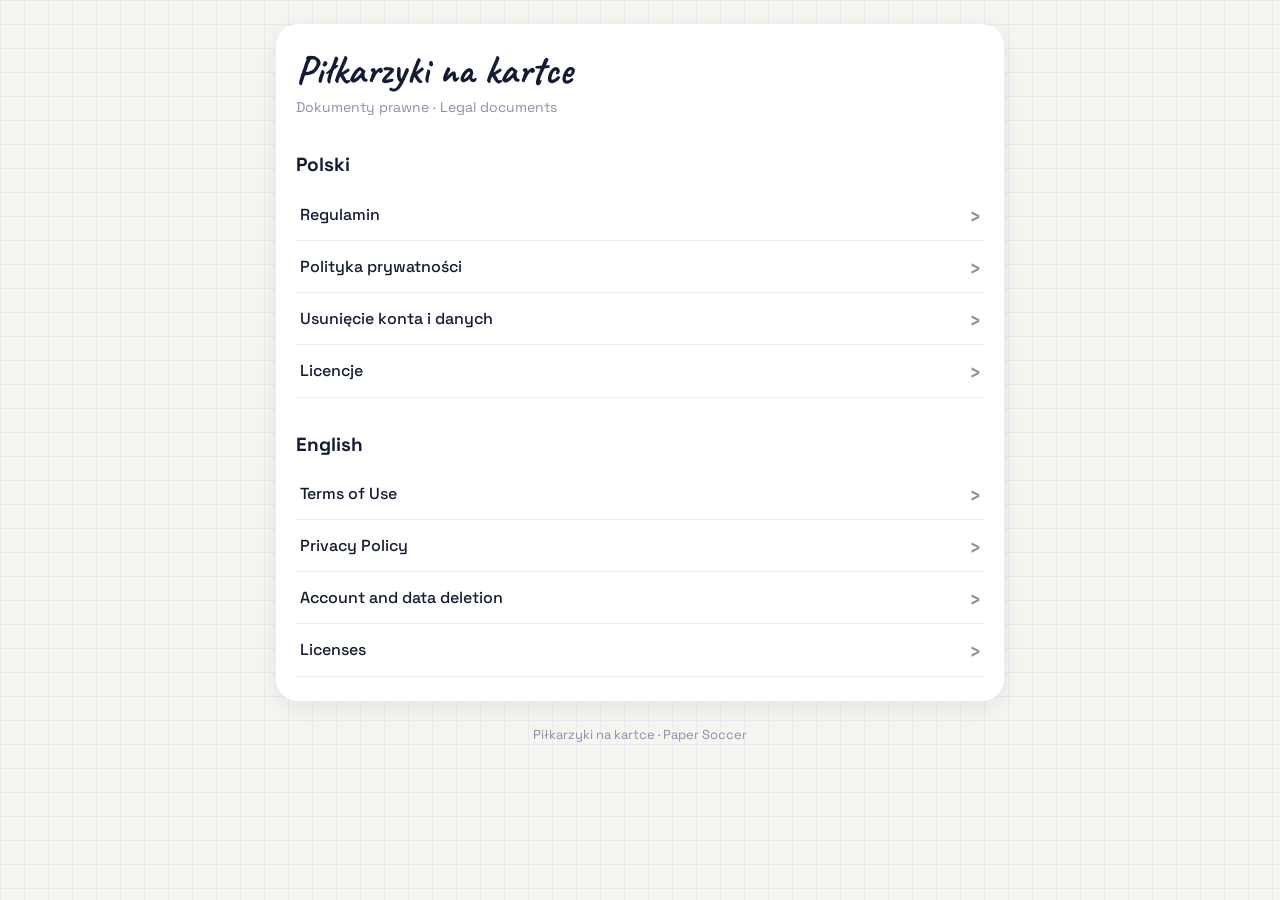
<file: legal/index.html>
<!DOCTYPE html>
<html lang="pl">
<head>
  <meta charset="UTF-8">
  <meta name="viewport" content="width=device-width, initial-scale=1">
  <title>Dokumenty · Legal – Piłkarzyki na kartce</title>
  <link rel="stylesheet" href="legal.css">
</head>
<body>
<main>
  <div class="card">
    <h1>Piłkarzyki na kartce</h1>
    <p class="meta">Dokumenty prawne · Legal documents</p>
    <h2 lang="pl">Polski</h2>
    <ul class="docs" lang="pl">
      <li><a href="pl/terms.html">Regulamin</a></li>
      <li><a href="pl/privacy.html">Polityka prywatności</a></li>
      <li><a href="pl/privacy.html#usuniecie-konta">Usunięcie konta i danych</a></li>
      <li><a href="pl/licenses.html">Licencje</a></li>
    </ul>
    <h2 lang="en">English</h2>
    <ul class="docs" lang="en">
      <li><a href="en/terms.html">Terms of Use</a></li>
      <li><a href="en/privacy.html">Privacy Policy</a></li>
      <li><a href="en/privacy.html#account-deletion">Account and data deletion</a></li>
      <li><a href="en/licenses.html">Licenses</a></li>
    </ul>
  </div>
  <footer>Piłkarzyki na kartce · Paper Soccer</footer>
</main>
</body>
</html>
</file>
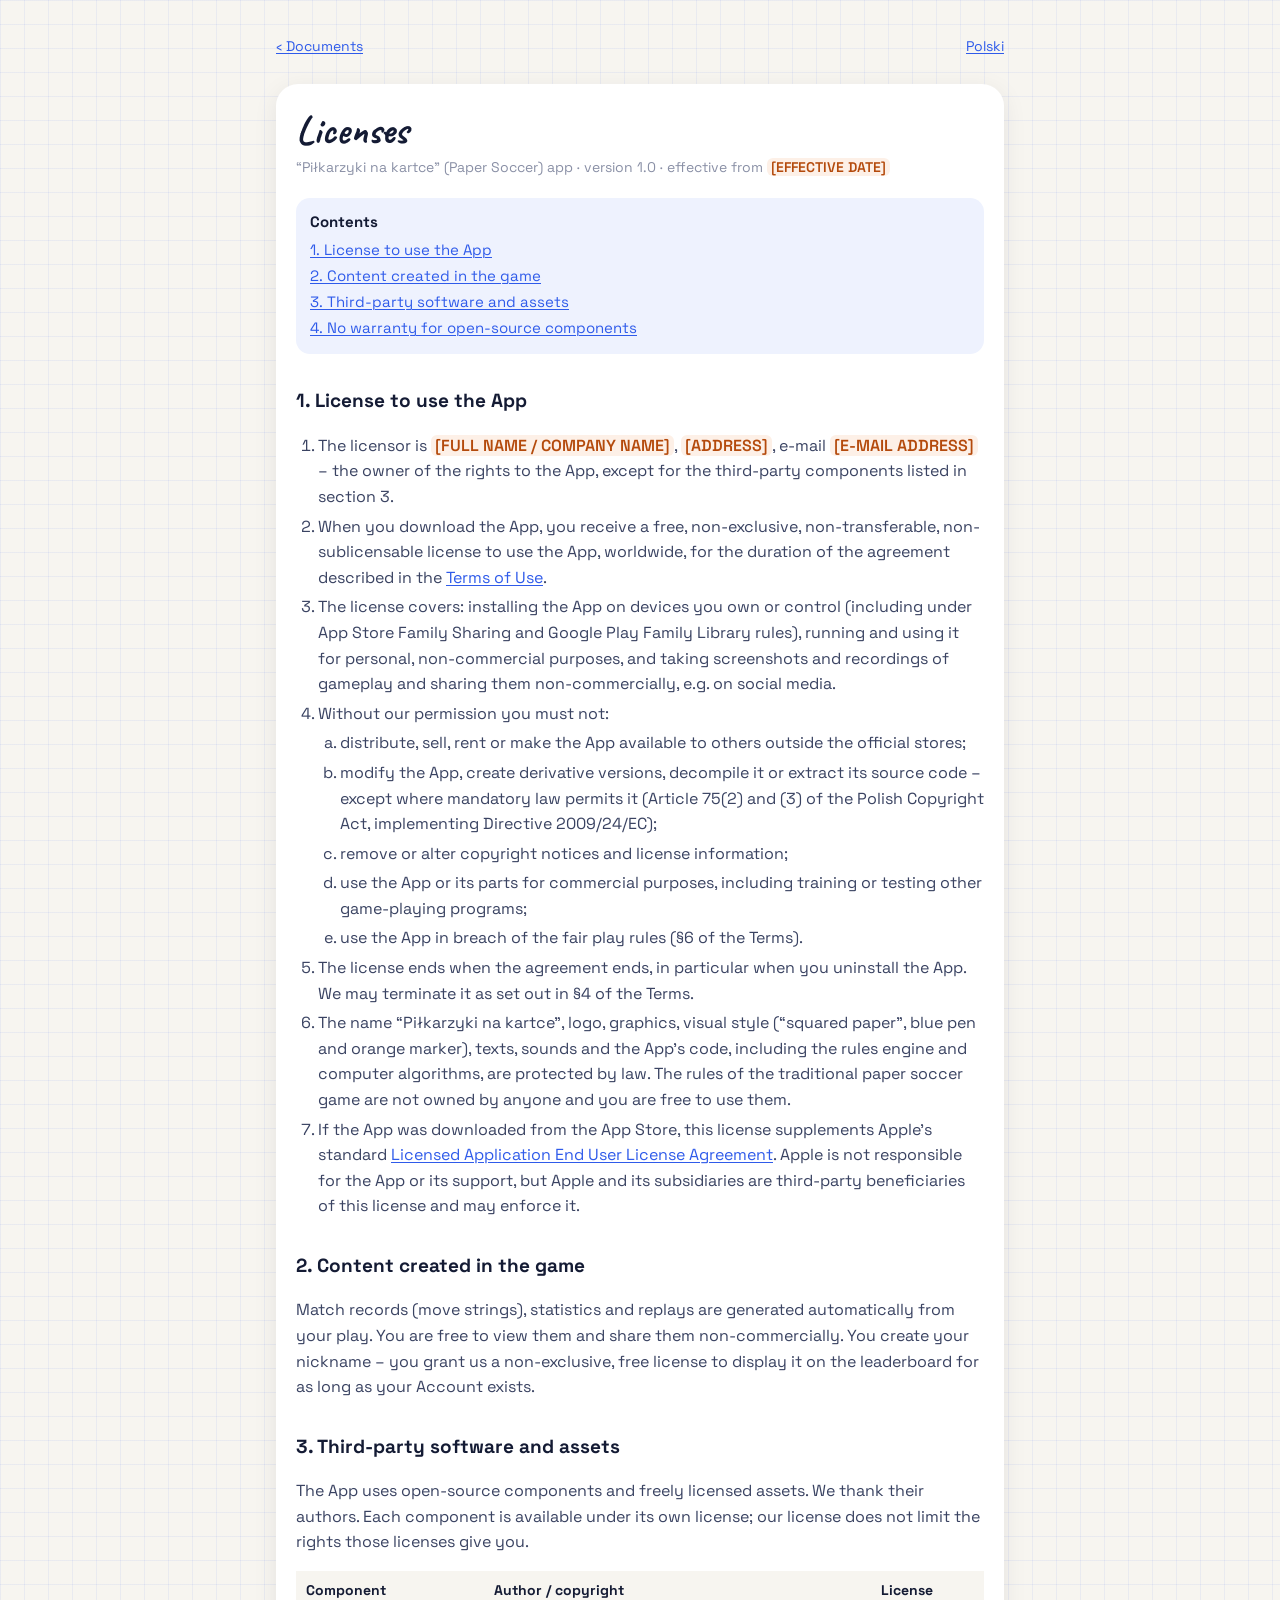
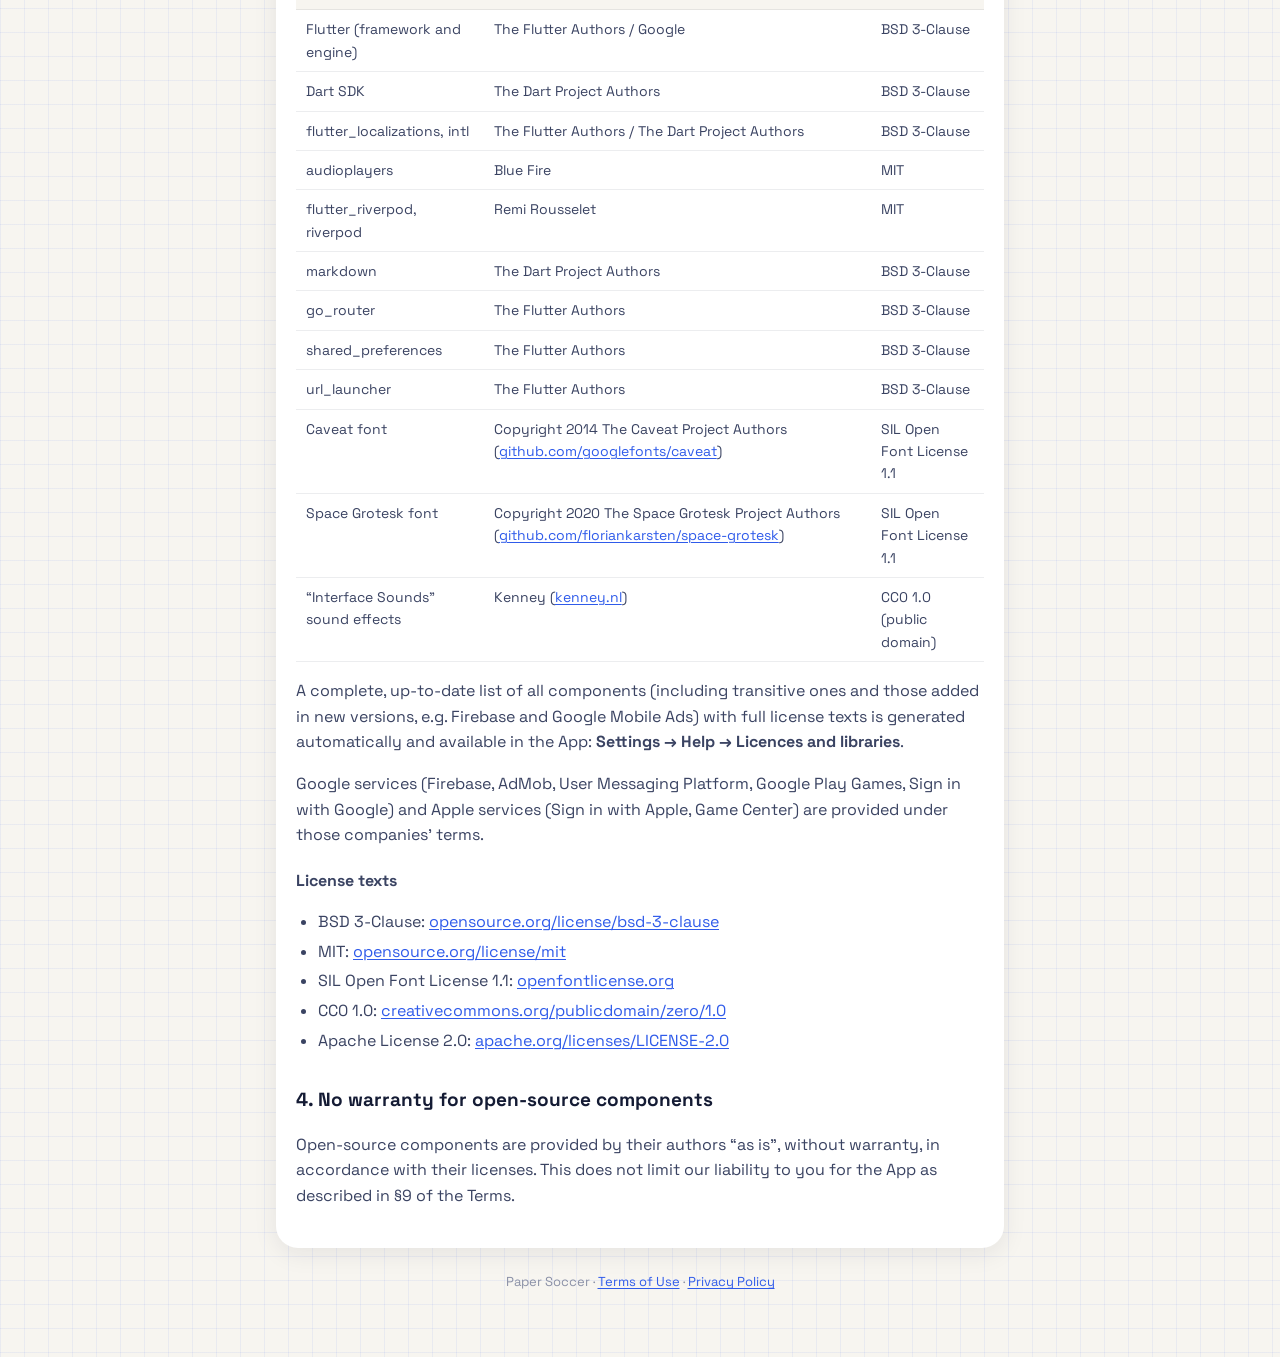
<file: legal/en/licenses.html>
<!DOCTYPE html>
<html lang="en">
<head>
  <meta charset="UTF-8">
  <meta name="viewport" content="width=device-width, initial-scale=1">
  <title>Licenses – Paper Soccer</title>
  <link rel="stylesheet" href="../legal.css">
</head>
<body>
<main>
  <nav class="top"><a href="../index.html">‹ Documents</a><a href="../pl/licenses.html" lang="pl">Polski</a></nav>
  <article class="card">
    <h1>Licenses</h1>
<p class="meta"><em>“Piłkarzyki na kartce” (Paper Soccer) app · version 1.0 · effective from <span class="todo">[EFFECTIVE DATE]</span></em></p>
<nav class="toc note"><b>Contents</b><ul><li><a href="#1-license-to-use-the-app">1. License to use the App</a></li><li><a href="#2-content-created-in-the-game">2. Content created in the game</a></li><li><a href="#3-third-party-software-and-assets">3. Third-party software and assets</a></li><li><a href="#4-no-warranty-for-open-source-components">4. No warranty for open-source components</a></li></ul></nav><h2 id="1-license-to-use-the-app">1. License to use the App</h2>
<ol><li>The licensor is <span class="todo">[FULL NAME / COMPANY NAME]</span>, <span class="todo">[ADDRESS]</span>, e-mail <span class="todo">[E-MAIL ADDRESS]</span> – the owner of the rights to the App, except for the third-party components listed in section 3.</li>
<li>When you download the App, you receive a free, non-exclusive, non-transferable, non-sublicensable license to use the App, worldwide, for the duration of the agreement described in the <a href="terms.html">Terms of Use</a>.</li>
<li>The license covers: installing the App on devices you own or control (including under App Store Family Sharing and Google Play Family Library rules), running and using it for personal, non-commercial purposes, and taking screenshots and recordings of gameplay and sharing them non-commercially, e.g. on social media.</li>
<li>Without our permission you must not:<ol><li>distribute, sell, rent or make the App available to others outside the official stores;</li>
<li>modify the App, create derivative versions, decompile it or extract its source code – except where mandatory law permits it (Article 75(2) and (3) of the Polish Copyright Act, implementing Directive 2009/24/EC);</li>
<li>remove or alter copyright notices and license information;</li>
<li>use the App or its parts for commercial purposes, including training or testing other game-playing programs;</li>
<li>use the App in breach of the fair play rules (§6 of the Terms).</li>
</ol>
</li>
<li>The license ends when the agreement ends, in particular when you uninstall the App. We may terminate it as set out in §4 of the Terms.</li>
<li>The name “Piłkarzyki na kartce”, logo, graphics, visual style (“squared paper”, blue pen and orange marker), texts, sounds and the App’s code, including the rules engine and computer algorithms, are protected by law. The rules of the traditional paper soccer game are not owned by anyone and you are free to use them.</li>
<li>If the App was downloaded from the App Store, this license supplements Apple’s standard <a href="https://www.apple.com/legal/internet-services/itunes/dev/stdeula/" rel="noopener">Licensed Application End User License Agreement</a>. Apple is not responsible for the App or its support, but Apple and its subsidiaries are third-party beneficiaries of this license and may enforce it.</li>
</ol>
<h2 id="2-content-created-in-the-game">2. Content created in the game</h2>
<p>Match records (move strings), statistics and replays are generated automatically from your play. You are free to view them and share them non-commercially. You create your nickname – you grant us a non-exclusive, free license to display it on the leaderboard for as long as your Account exists.</p>
<h2 id="3-third-party-software-and-assets">3. Third-party software and assets</h2>
<p>The App uses open-source components and freely licensed assets. We thank their authors. Each component is available under its own license; our license does not limit the rights those licenses give you.</p>
<div class="table-wrap"><table><thead><tr><th>Component</th><th>Author / copyright</th><th>License</th></tr>
</thead><tbody><tr><td>Flutter (framework and engine)</td><td>The Flutter Authors / Google</td><td>BSD 3-Clause</td></tr>
<tr><td>Dart SDK</td><td>The Dart Project Authors</td><td>BSD 3-Clause</td></tr>
<tr><td>flutter_localizations, intl</td><td>The Flutter Authors / The Dart Project Authors</td><td>BSD 3-Clause</td></tr>
<tr><td>audioplayers</td><td>Blue Fire</td><td>MIT</td></tr>
<tr><td>flutter_riverpod, riverpod</td><td>Remi Rousselet</td><td>MIT</td></tr>
<tr><td>markdown</td><td>The Dart Project Authors</td><td>BSD 3-Clause</td></tr>
<tr><td>go_router</td><td>The Flutter Authors</td><td>BSD 3-Clause</td></tr>
<tr><td>shared_preferences</td><td>The Flutter Authors</td><td>BSD 3-Clause</td></tr>
<tr><td>url_launcher</td><td>The Flutter Authors</td><td>BSD 3-Clause</td></tr>
<tr><td>Caveat font</td><td>Copyright 2014 The Caveat Project Authors (<a href="https://github.com/googlefonts/caveat" rel="noopener">github.com/googlefonts/caveat</a>)</td><td>SIL Open Font License 1.1</td></tr>
<tr><td>Space Grotesk font</td><td>Copyright 2020 The Space Grotesk Project Authors (<a href="https://github.com/floriankarsten/space-grotesk" rel="noopener">github.com/floriankarsten/space-grotesk</a>)</td><td>SIL Open Font License 1.1</td></tr>
<tr><td>“Interface Sounds” sound effects</td><td>Kenney (<a href="https://www.kenney.nl" rel="noopener">kenney.nl</a>)</td><td>CC0 1.0 (public domain)</td></tr>
</tbody></table></div>
<p>A complete, up-to-date list of all components (including transitive ones and those added in new versions, e.g. Firebase and Google Mobile Ads) with full license texts is generated automatically and available in the App: <strong>Settings → Help → Licences and libraries</strong>.</p>
<p>Google services (Firebase, AdMob, User Messaging Platform, Google Play Games, Sign in with Google) and Apple services (Sign in with Apple, Game Center) are provided under those companies’ terms.</p>
<h3 id="license-texts">License texts</h3>
<ul><li>BSD 3-Clause: <a href="https://opensource.org/license/bsd-3-clause" rel="noopener">opensource.org/license/bsd-3-clause</a></li>
<li>MIT: <a href="https://opensource.org/license/mit" rel="noopener">opensource.org/license/mit</a></li>
<li>SIL Open Font License 1.1: <a href="https://openfontlicense.org" rel="noopener">openfontlicense.org</a></li>
<li>CC0 1.0: <a href="https://creativecommons.org/publicdomain/zero/1.0/" rel="noopener">creativecommons.org/publicdomain/zero/1.0</a></li>
<li>Apache License 2.0: <a href="https://www.apache.org/licenses/LICENSE-2.0" rel="noopener">apache.org/licenses/LICENSE-2.0</a></li>
</ul>
<h2 id="4-no-warranty-for-open-source-components">4. No warranty for open-source components</h2>
<p>Open-source components are provided by their authors “as is”, without warranty, in accordance with their licenses. This does not limit our liability to you for the App as described in §9 of the Terms.</p>

  </article>
  <footer>Paper Soccer · <a href="terms.html">Terms of Use</a> · <a href="privacy.html">Privacy Policy</a></footer>
</main>
</body>
</html>
</file>
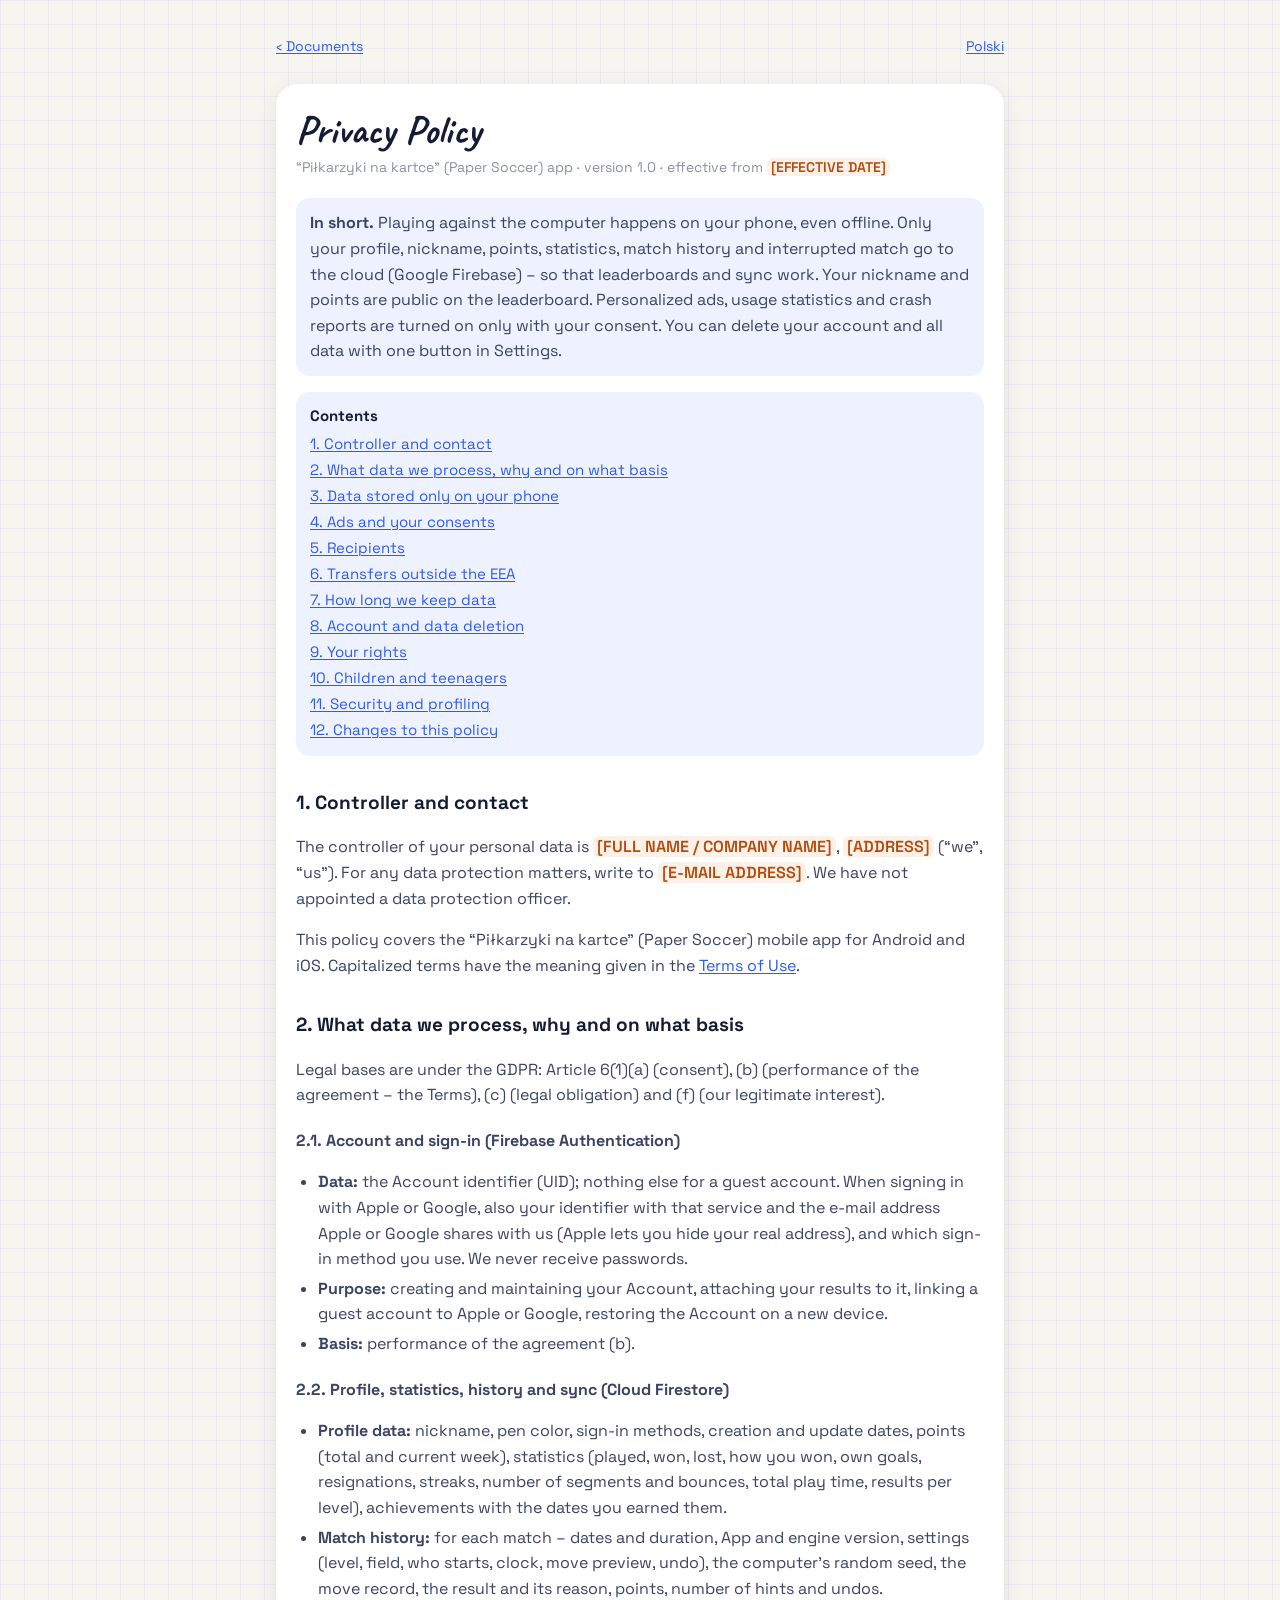
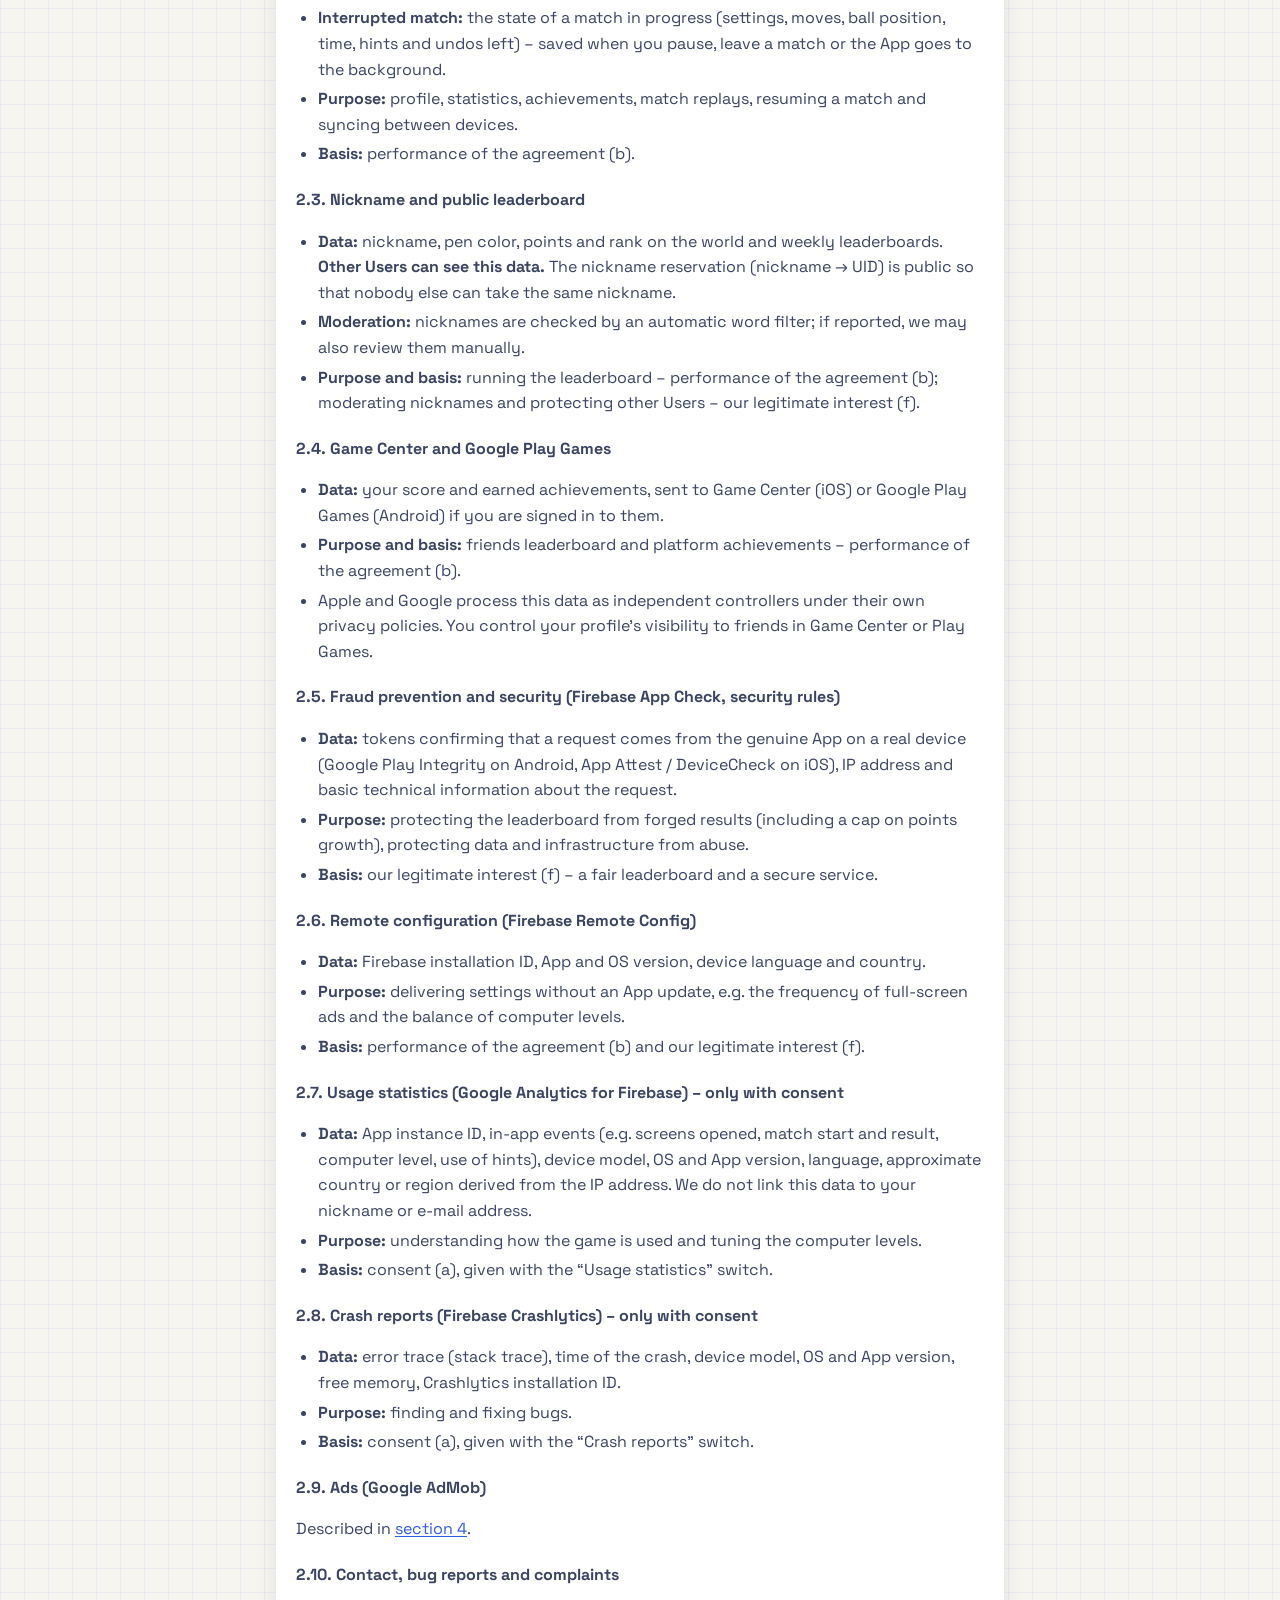
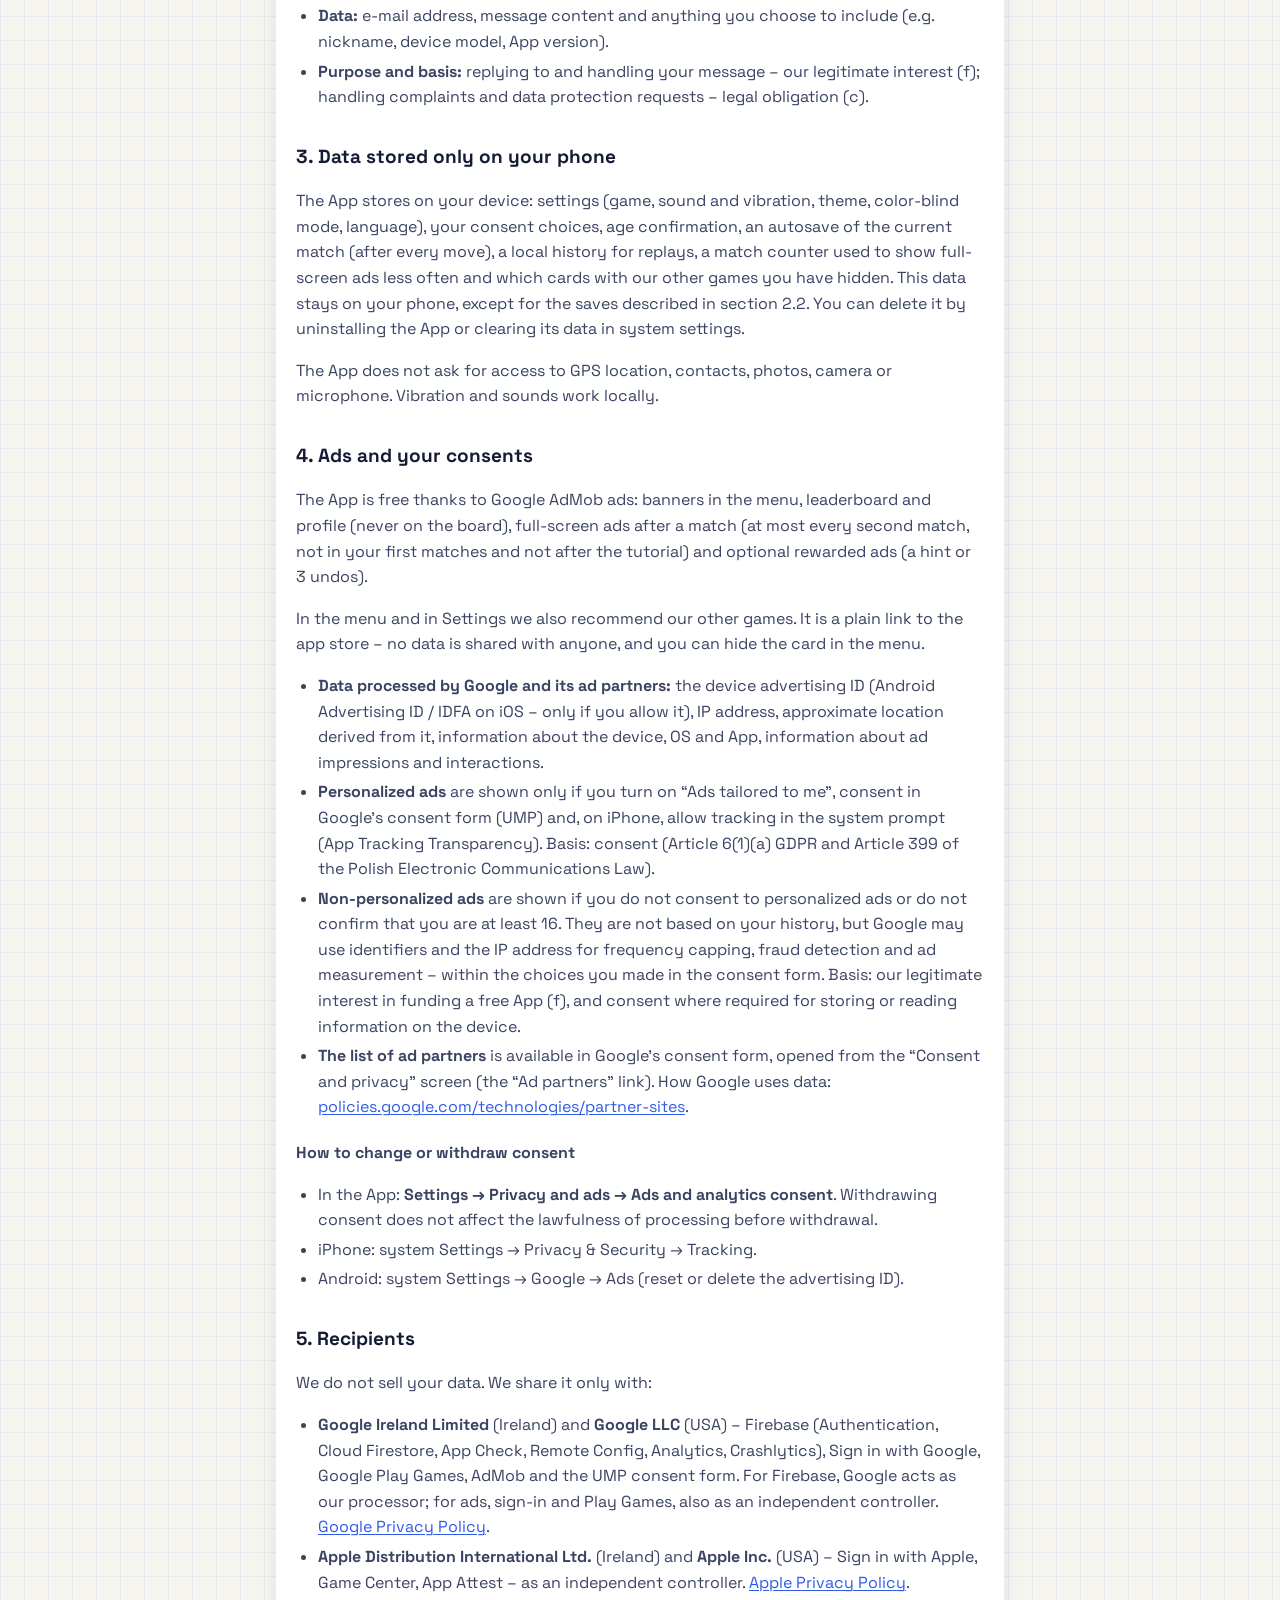
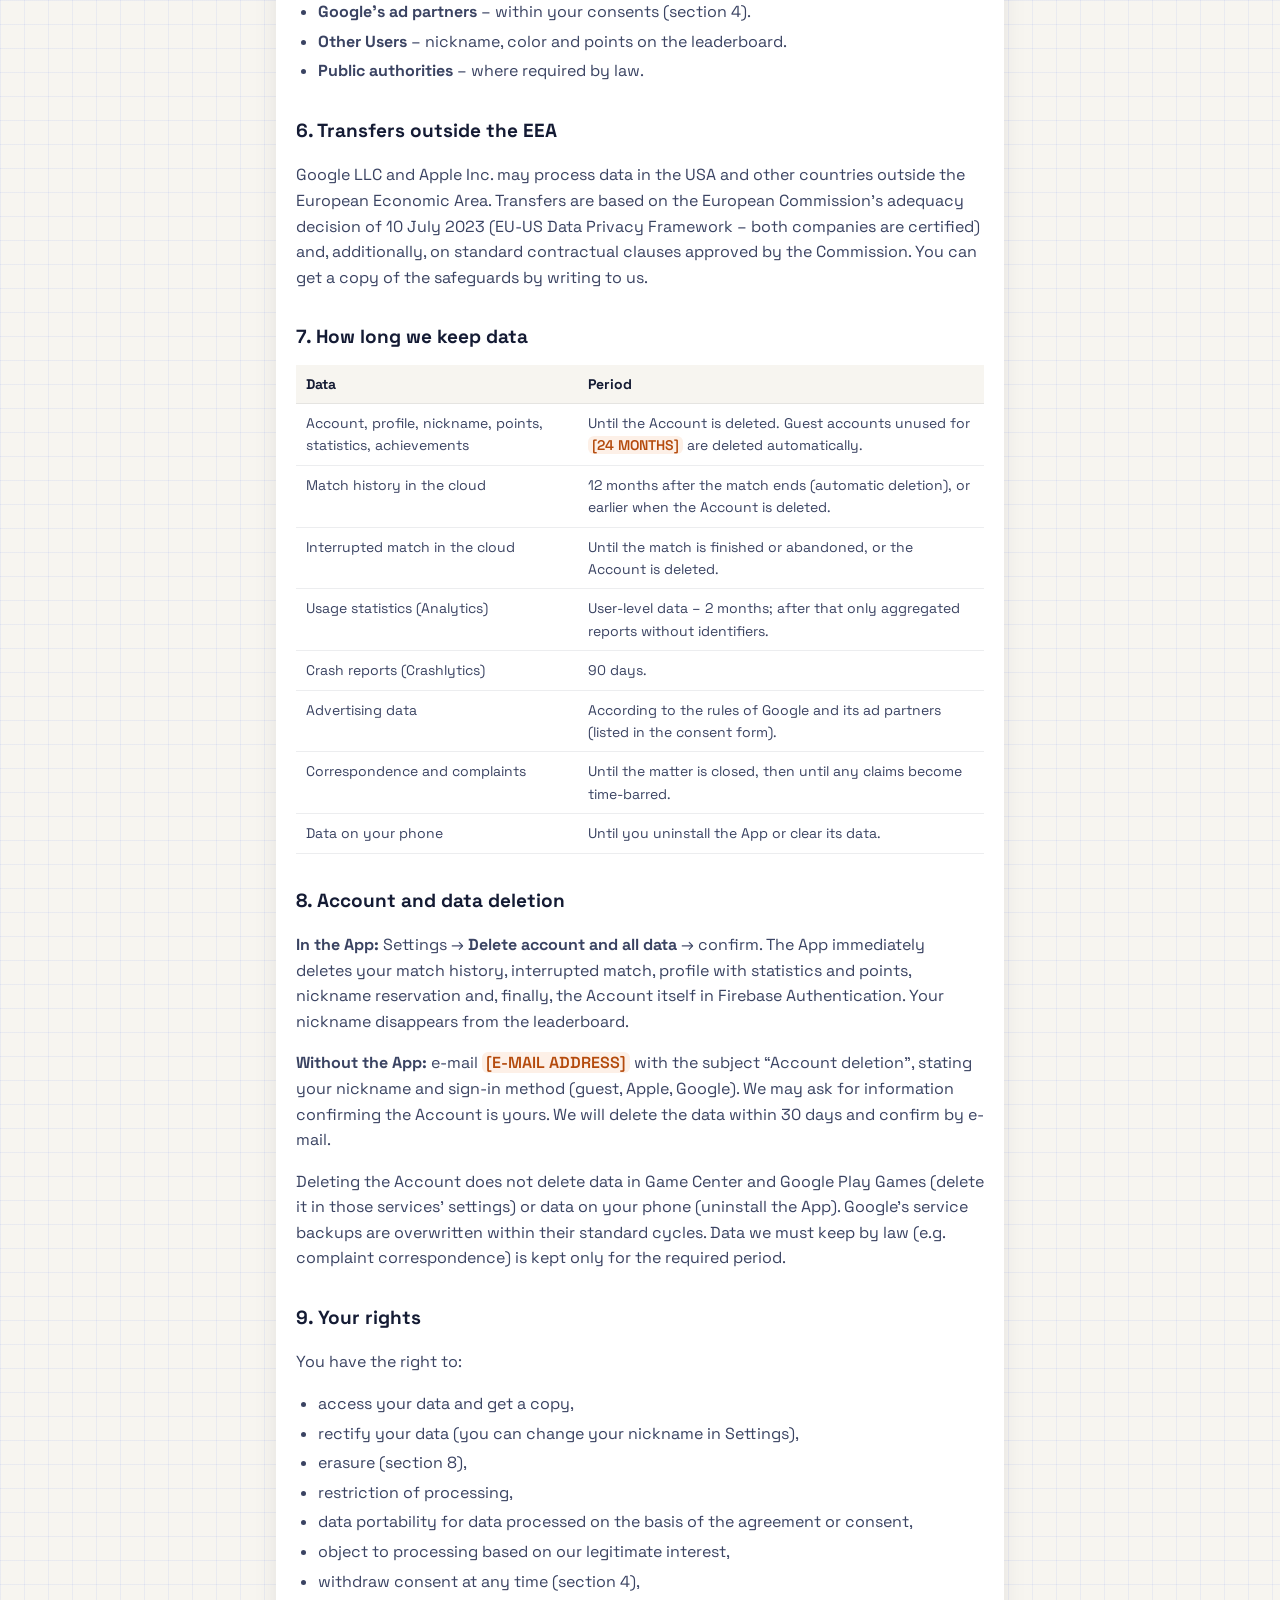
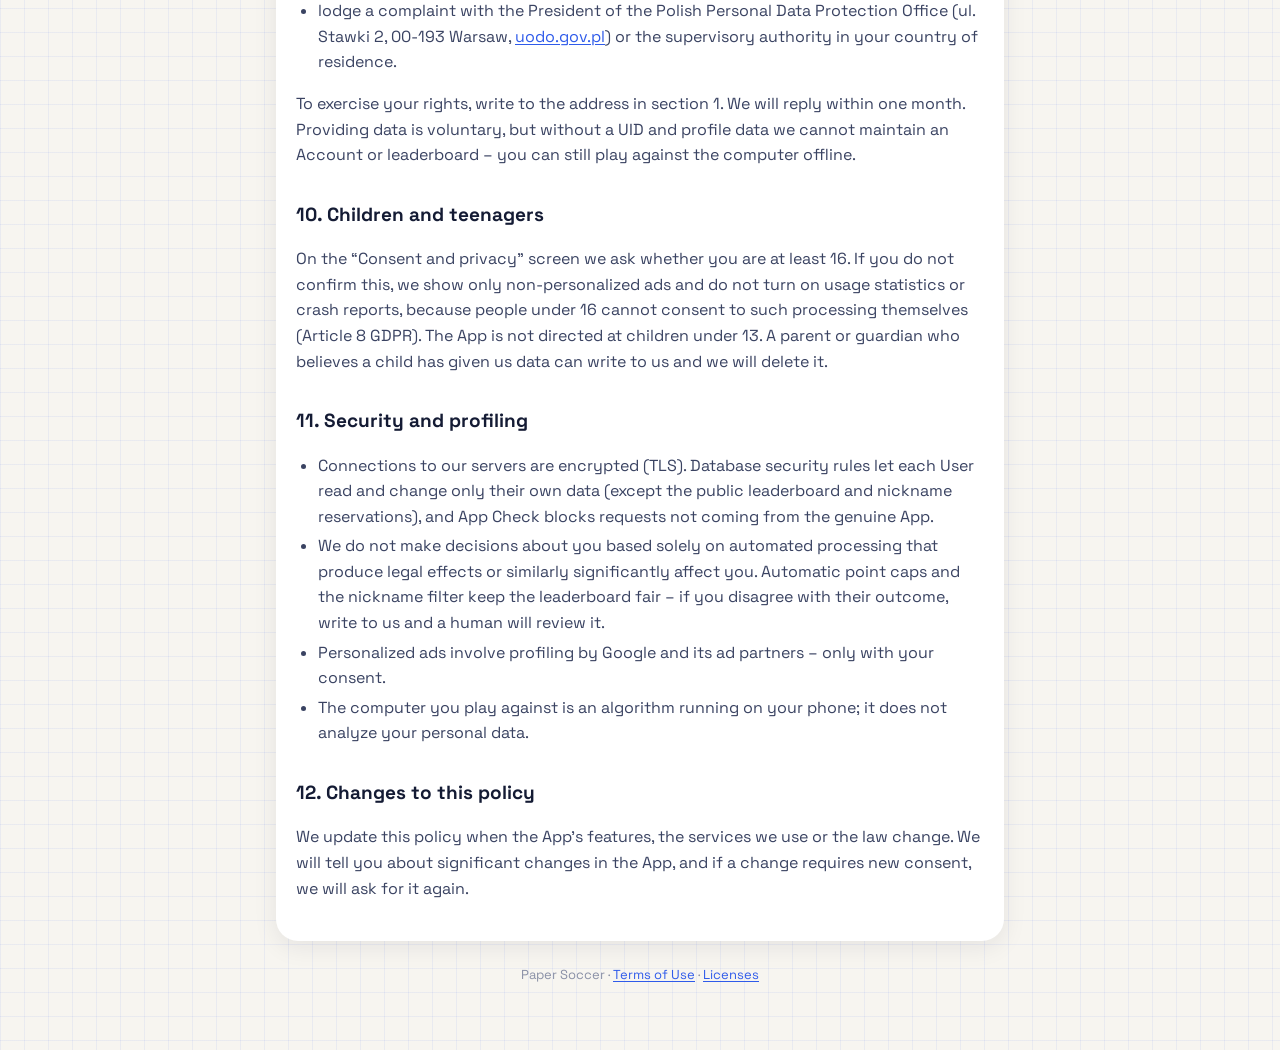
<file: legal/en/privacy.html>
<!DOCTYPE html>
<html lang="en">
<head>
  <meta charset="UTF-8">
  <meta name="viewport" content="width=device-width, initial-scale=1">
  <title>Privacy Policy – Paper Soccer</title>
  <link rel="stylesheet" href="../legal.css">
</head>
<body>
<main>
  <nav class="top"><a href="../index.html">‹ Documents</a><a href="../pl/privacy.html" lang="pl">Polski</a></nav>
  <article class="card">
    <h1>Privacy Policy</h1>
<p class="meta"><em>“Piłkarzyki na kartce” (Paper Soccer) app · version 1.0 · effective from <span class="todo">[EFFECTIVE DATE]</span></em></p>
<blockquote><p><strong>In short.</strong> Playing against the computer happens on your phone, even offline. Only your profile, nickname, points, statistics, match history and interrupted match go to the cloud (Google Firebase) – so that leaderboards and sync work. Your nickname and points are public on the leaderboard. Personalized ads, usage statistics and crash reports are turned on only with your consent. You can delete your account and all data with one button in Settings.</p>
</blockquote>
<nav class="toc note"><b>Contents</b><ul><li><a href="#1-controller-and-contact">1. Controller and contact</a></li><li><a href="#2-what-data-we-process-why-and-on-what-basis">2. What data we process, why and on what basis</a></li><li><a href="#3-data-stored-only-on-your-phone">3. Data stored only on your phone</a></li><li><a href="#4-ads-and-your-consents">4. Ads and your consents</a></li><li><a href="#5-recipients">5. Recipients</a></li><li><a href="#6-transfers-outside-the-eea">6. Transfers outside the EEA</a></li><li><a href="#7-how-long-we-keep-data">7. How long we keep data</a></li><li><a href="#account-deletion">8. Account and data deletion</a></li><li><a href="#9-your-rights">9. Your rights</a></li><li><a href="#10-children-and-teenagers">10. Children and teenagers</a></li><li><a href="#11-security-and-profiling">11. Security and profiling</a></li><li><a href="#12-changes-to-this-policy">12. Changes to this policy</a></li></ul></nav><h2 id="1-controller-and-contact">1. Controller and contact</h2>
<p>The controller of your personal data is <span class="todo">[FULL NAME / COMPANY NAME]</span>, <span class="todo">[ADDRESS]</span> (“we”, “us”). For any data protection matters, write to <span class="todo">[E-MAIL ADDRESS]</span>. We have not appointed a data protection officer.</p>
<p>This policy covers the “Piłkarzyki na kartce” (Paper Soccer) mobile app for Android and iOS. Capitalized terms have the meaning given in the <a href="terms.html">Terms of Use</a>.</p>
<h2 id="2-what-data-we-process-why-and-on-what-basis">2. What data we process, why and on what basis</h2>
<p>Legal bases are under the GDPR: Article 6(1)(a) (consent), (b) (performance of the agreement – the Terms), (c) (legal obligation) and (f) (our legitimate interest).</p>
<h3 id="2-1-account-and-sign-in-firebase-authentication">2.1. Account and sign-in (Firebase Authentication)</h3>
<ul><li><strong>Data:</strong> the Account identifier (UID); nothing else for a guest account. When signing in with Apple or Google, also your identifier with that service and the e-mail address Apple or Google shares with us (Apple lets you hide your real address), and which sign-in method you use. We never receive passwords.</li>
<li><strong>Purpose:</strong> creating and maintaining your Account, attaching your results to it, linking a guest account to Apple or Google, restoring the Account on a new device.</li>
<li><strong>Basis:</strong> performance of the agreement (b).</li>
</ul>
<h3 id="2-2-profile-statistics-history-and-sync-cloud-firestore">2.2. Profile, statistics, history and sync (Cloud Firestore)</h3>
<ul><li><strong>Profile data:</strong> nickname, pen color, sign-in methods, creation and update dates, points (total and current week), statistics (played, won, lost, how you won, own goals, resignations, streaks, number of segments and bounces, total play time, results per level), achievements with the dates you earned them.</li>
<li><strong>Match history:</strong> for each match – dates and duration, App and engine version, settings (level, field, who starts, clock, move preview, undo), the computer’s random seed, the move record, the result and its reason, points, number of hints and undos.</li>
<li><strong>Interrupted match:</strong> the state of a match in progress (settings, moves, ball position, time, hints and undos left) – saved when you pause, leave a match or the App goes to the background.</li>
<li><strong>Purpose:</strong> profile, statistics, achievements, match replays, resuming a match and syncing between devices.</li>
<li><strong>Basis:</strong> performance of the agreement (b).</li>
</ul>
<h3 id="2-3-nickname-and-public-leaderboard">2.3. Nickname and public leaderboard</h3>
<ul><li><strong>Data:</strong> nickname, pen color, points and rank on the world and weekly leaderboards. <strong>Other Users can see this data.</strong> The nickname reservation (nickname → UID) is public so that nobody else can take the same nickname.</li>
<li><strong>Moderation:</strong> nicknames are checked by an automatic word filter; if reported, we may also review them manually.</li>
<li><strong>Purpose and basis:</strong> running the leaderboard – performance of the agreement (b); moderating nicknames and protecting other Users – our legitimate interest (f).</li>
</ul>
<h3 id="2-4-game-center-and-google-play-games">2.4. Game Center and Google Play Games</h3>
<ul><li><strong>Data:</strong> your score and earned achievements, sent to Game Center (iOS) or Google Play Games (Android) if you are signed in to them.</li>
<li><strong>Purpose and basis:</strong> friends leaderboard and platform achievements – performance of the agreement (b).</li>
<li>Apple and Google process this data as independent controllers under their own privacy policies. You control your profile’s visibility to friends in Game Center or Play Games.</li>
</ul>
<h3 id="2-5-fraud-prevention-and-security-firebase-app-check-security-rules">2.5. Fraud prevention and security (Firebase App Check, security rules)</h3>
<ul><li><strong>Data:</strong> tokens confirming that a request comes from the genuine App on a real device (Google Play Integrity on Android, App Attest / DeviceCheck on iOS), IP address and basic technical information about the request.</li>
<li><strong>Purpose:</strong> protecting the leaderboard from forged results (including a cap on points growth), protecting data and infrastructure from abuse.</li>
<li><strong>Basis:</strong> our legitimate interest (f) – a fair leaderboard and a secure service.</li>
</ul>
<h3 id="2-6-remote-configuration-firebase-remote-config">2.6. Remote configuration (Firebase Remote Config)</h3>
<ul><li><strong>Data:</strong> Firebase installation ID, App and OS version, device language and country.</li>
<li><strong>Purpose:</strong> delivering settings without an App update, e.g. the frequency of full-screen ads and the balance of computer levels.</li>
<li><strong>Basis:</strong> performance of the agreement (b) and our legitimate interest (f).</li>
</ul>
<h3 id="2-7-usage-statistics-google-analytics-for-firebase-only-with-consent">2.7. Usage statistics (Google Analytics for Firebase) – only with consent</h3>
<ul><li><strong>Data:</strong> App instance ID, in-app events (e.g. screens opened, match start and result, computer level, use of hints), device model, OS and App version, language, approximate country or region derived from the IP address. We do not link this data to your nickname or e-mail address.</li>
<li><strong>Purpose:</strong> understanding how the game is used and tuning the computer levels.</li>
<li><strong>Basis:</strong> consent (a), given with the “Usage statistics” switch.</li>
</ul>
<h3 id="2-8-crash-reports-firebase-crashlytics-only-with-consent">2.8. Crash reports (Firebase Crashlytics) – only with consent</h3>
<ul><li><strong>Data:</strong> error trace (stack trace), time of the crash, device model, OS and App version, free memory, Crashlytics installation ID.</li>
<li><strong>Purpose:</strong> finding and fixing bugs.</li>
<li><strong>Basis:</strong> consent (a), given with the “Crash reports” switch.</li>
</ul>
<h3 id="2-9-ads-google-admob">2.9. Ads (Google AdMob)</h3>
<p>Described in <a href="#4-ads-and-your-consents">section 4</a>.</p>
<h3 id="2-10-contact-bug-reports-and-complaints">2.10. Contact, bug reports and complaints</h3>
<ul><li><strong>Data:</strong> e-mail address, message content and anything you choose to include (e.g. nickname, device model, App version).</li>
<li><strong>Purpose and basis:</strong> replying to and handling your message – our legitimate interest (f); handling complaints and data protection requests – legal obligation (c).</li>
</ul>
<h2 id="3-data-stored-only-on-your-phone">3. Data stored only on your phone</h2>
<p>The App stores on your device: settings (game, sound and vibration, theme, color-blind mode, language), your consent choices, age confirmation, an autosave of the current match (after every move), a local history for replays, a match counter used to show full-screen ads less often and which cards with our other games you have hidden. This data stays on your phone, except for the saves described in section 2.2. You can delete it by uninstalling the App or clearing its data in system settings.</p>
<p>The App does not ask for access to GPS location, contacts, photos, camera or microphone. Vibration and sounds work locally.</p>
<h2 id="4-ads-and-your-consents">4. Ads and your consents</h2>
<p>The App is free thanks to Google AdMob ads: banners in the menu, leaderboard and profile (never on the board), full-screen ads after a match (at most every second match, not in your first matches and not after the tutorial) and optional rewarded ads (a hint or 3 undos).</p>
<p>In the menu and in Settings we also recommend our other games. It is a plain link to the app store – no data is shared with anyone, and you can hide the card in the menu.</p>
<ul><li><strong>Data processed by Google and its ad partners:</strong> the device advertising ID (Android Advertising ID / IDFA on iOS – only if you allow it), IP address, approximate location derived from it, information about the device, OS and App, information about ad impressions and interactions.</li>
<li><strong>Personalized ads</strong> are shown only if you turn on “Ads tailored to me”, consent in Google’s consent form (UMP) and, on iPhone, allow tracking in the system prompt (App Tracking Transparency). Basis: consent (Article 6(1)(a) GDPR and Article 399 of the Polish Electronic Communications Law).</li>
<li><strong>Non-personalized ads</strong> are shown if you do not consent to personalized ads or do not confirm that you are at least 16. They are not based on your history, but Google may use identifiers and the IP address for frequency capping, fraud detection and ad measurement – within the choices you made in the consent form. Basis: our legitimate interest in funding a free App (f), and consent where required for storing or reading information on the device.</li>
<li><strong>The list of ad partners</strong> is available in Google’s consent form, opened from the “Consent and privacy” screen (the “Ad partners” link). How Google uses data: <a href="https://policies.google.com/technologies/partner-sites" rel="noopener">policies.google.com/technologies/partner-sites</a>.</li>
</ul>
<h3 id="how-to-change-or-withdraw-consent">How to change or withdraw consent</h3>
<ul><li>In the App: <strong>Settings → Privacy and ads → Ads and analytics consent</strong>. Withdrawing consent does not affect the lawfulness of processing before withdrawal.</li>
<li>iPhone: system Settings → Privacy &amp; Security → Tracking.</li>
<li>Android: system Settings → Google → Ads (reset or delete the advertising ID).</li>
</ul>
<h2 id="5-recipients">5. Recipients</h2>
<p>We do not sell your data. We share it only with:</p>
<ul><li><strong>Google Ireland Limited</strong> (Ireland) and <strong>Google LLC</strong> (USA) – Firebase (Authentication, Cloud Firestore, App Check, Remote Config, Analytics, Crashlytics), Sign in with Google, Google Play Games, AdMob and the UMP consent form. For Firebase, Google acts as our processor; for ads, sign-in and Play Games, also as an independent controller. <a href="https://policies.google.com/privacy" rel="noopener">Google Privacy Policy</a>.</li>
<li><strong>Apple Distribution International Ltd.</strong> (Ireland) and <strong>Apple Inc.</strong> (USA) – Sign in with Apple, Game Center, App Attest – as an independent controller. <a href="https://www.apple.com/legal/privacy/" rel="noopener">Apple Privacy Policy</a>.</li>
<li><strong>Google’s ad partners</strong> – within your consents (section 4).</li>
<li><strong>Other Users</strong> – nickname, color and points on the leaderboard.</li>
<li><strong>Public authorities</strong> – where required by law.</li>
</ul>
<h2 id="6-transfers-outside-the-eea">6. Transfers outside the EEA</h2>
<p>Google LLC and Apple Inc. may process data in the USA and other countries outside the European Economic Area. Transfers are based on the European Commission’s adequacy decision of 10 July 2023 (EU-US Data Privacy Framework – both companies are certified) and, additionally, on standard contractual clauses approved by the Commission. You can get a copy of the safeguards by writing to us.</p>
<h2 id="7-how-long-we-keep-data">7. How long we keep data</h2>
<div class="table-wrap"><table><thead><tr><th>Data</th><th>Period</th></tr>
</thead><tbody><tr><td>Account, profile, nickname, points, statistics, achievements</td><td>Until the Account is deleted. Guest accounts unused for <span class="todo">[24 MONTHS]</span> are deleted automatically.</td></tr>
<tr><td>Match history in the cloud</td><td>12 months after the match ends (automatic deletion), or earlier when the Account is deleted.</td></tr>
<tr><td>Interrupted match in the cloud</td><td>Until the match is finished or abandoned, or the Account is deleted.</td></tr>
<tr><td>Usage statistics (Analytics)</td><td>User-level data – 2 months; after that only aggregated reports without identifiers.</td></tr>
<tr><td>Crash reports (Crashlytics)</td><td>90 days.</td></tr>
<tr><td>Advertising data</td><td>According to the rules of Google and its ad partners (listed in the consent form).</td></tr>
<tr><td>Correspondence and complaints</td><td>Until the matter is closed, then until any claims become time-barred.</td></tr>
<tr><td>Data on your phone</td><td>Until you uninstall the App or clear its data.</td></tr>
</tbody></table></div>
<h2 id="account-deletion">8. Account and data deletion</h2>
<p><strong>In the App:</strong> Settings → <strong>Delete account and all data</strong> → confirm. The App immediately deletes your match history, interrupted match, profile with statistics and points, nickname reservation and, finally, the Account itself in Firebase Authentication. Your nickname disappears from the leaderboard.</p>
<p><strong>Without the App:</strong> e-mail <span class="todo">[E-MAIL ADDRESS]</span> with the subject “Account deletion”, stating your nickname and sign-in method (guest, Apple, Google). We may ask for information confirming the Account is yours. We will delete the data within 30 days and confirm by e-mail.</p>
<p>Deleting the Account does not delete data in Game Center and Google Play Games (delete it in those services’ settings) or data on your phone (uninstall the App). Google’s service backups are overwritten within their standard cycles. Data we must keep by law (e.g. complaint correspondence) is kept only for the required period.</p>
<h2 id="9-your-rights">9. Your rights</h2>
<p>You have the right to:</p>
<ul><li>access your data and get a copy,</li>
<li>rectify your data (you can change your nickname in Settings),</li>
<li>erasure (section 8),</li>
<li>restriction of processing,</li>
<li>data portability for data processed on the basis of the agreement or consent,</li>
<li>object to processing based on our legitimate interest,</li>
<li>withdraw consent at any time (section 4),</li>
<li>lodge a complaint with the President of the Polish Personal Data Protection Office (ul. Stawki 2, 00-193 Warsaw, <a href="https://uodo.gov.pl/en" rel="noopener">uodo.gov.pl</a>) or the supervisory authority in your country of residence.</li>
</ul>
<p>To exercise your rights, write to the address in section 1. We will reply within one month. Providing data is voluntary, but without a UID and profile data we cannot maintain an Account or leaderboard – you can still play against the computer offline.</p>
<h2 id="10-children-and-teenagers">10. Children and teenagers</h2>
<p>On the “Consent and privacy” screen we ask whether you are at least 16. If you do not confirm this, we show only non-personalized ads and do not turn on usage statistics or crash reports, because people under 16 cannot consent to such processing themselves (Article 8 GDPR). The App is not directed at children under 13. A parent or guardian who believes a child has given us data can write to us and we will delete it.</p>
<h2 id="11-security-and-profiling">11. Security and profiling</h2>
<ul><li>Connections to our servers are encrypted (TLS). Database security rules let each User read and change only their own data (except the public leaderboard and nickname reservations), and App Check blocks requests not coming from the genuine App.</li>
<li>We do not make decisions about you based solely on automated processing that produce legal effects or similarly significantly affect you. Automatic point caps and the nickname filter keep the leaderboard fair – if you disagree with their outcome, write to us and a human will review it.</li>
<li>Personalized ads involve profiling by Google and its ad partners – only with your consent.</li>
<li>The computer you play against is an algorithm running on your phone; it does not analyze your personal data.</li>
</ul>
<h2 id="12-changes-to-this-policy">12. Changes to this policy</h2>
<p>We update this policy when the App’s features, the services we use or the law change. We will tell you about significant changes in the App, and if a change requires new consent, we will ask for it again.</p>

  </article>
  <footer>Paper Soccer · <a href="terms.html">Terms of Use</a> · <a href="licenses.html">Licenses</a></footer>
</main>
</body>
</html>
</file>
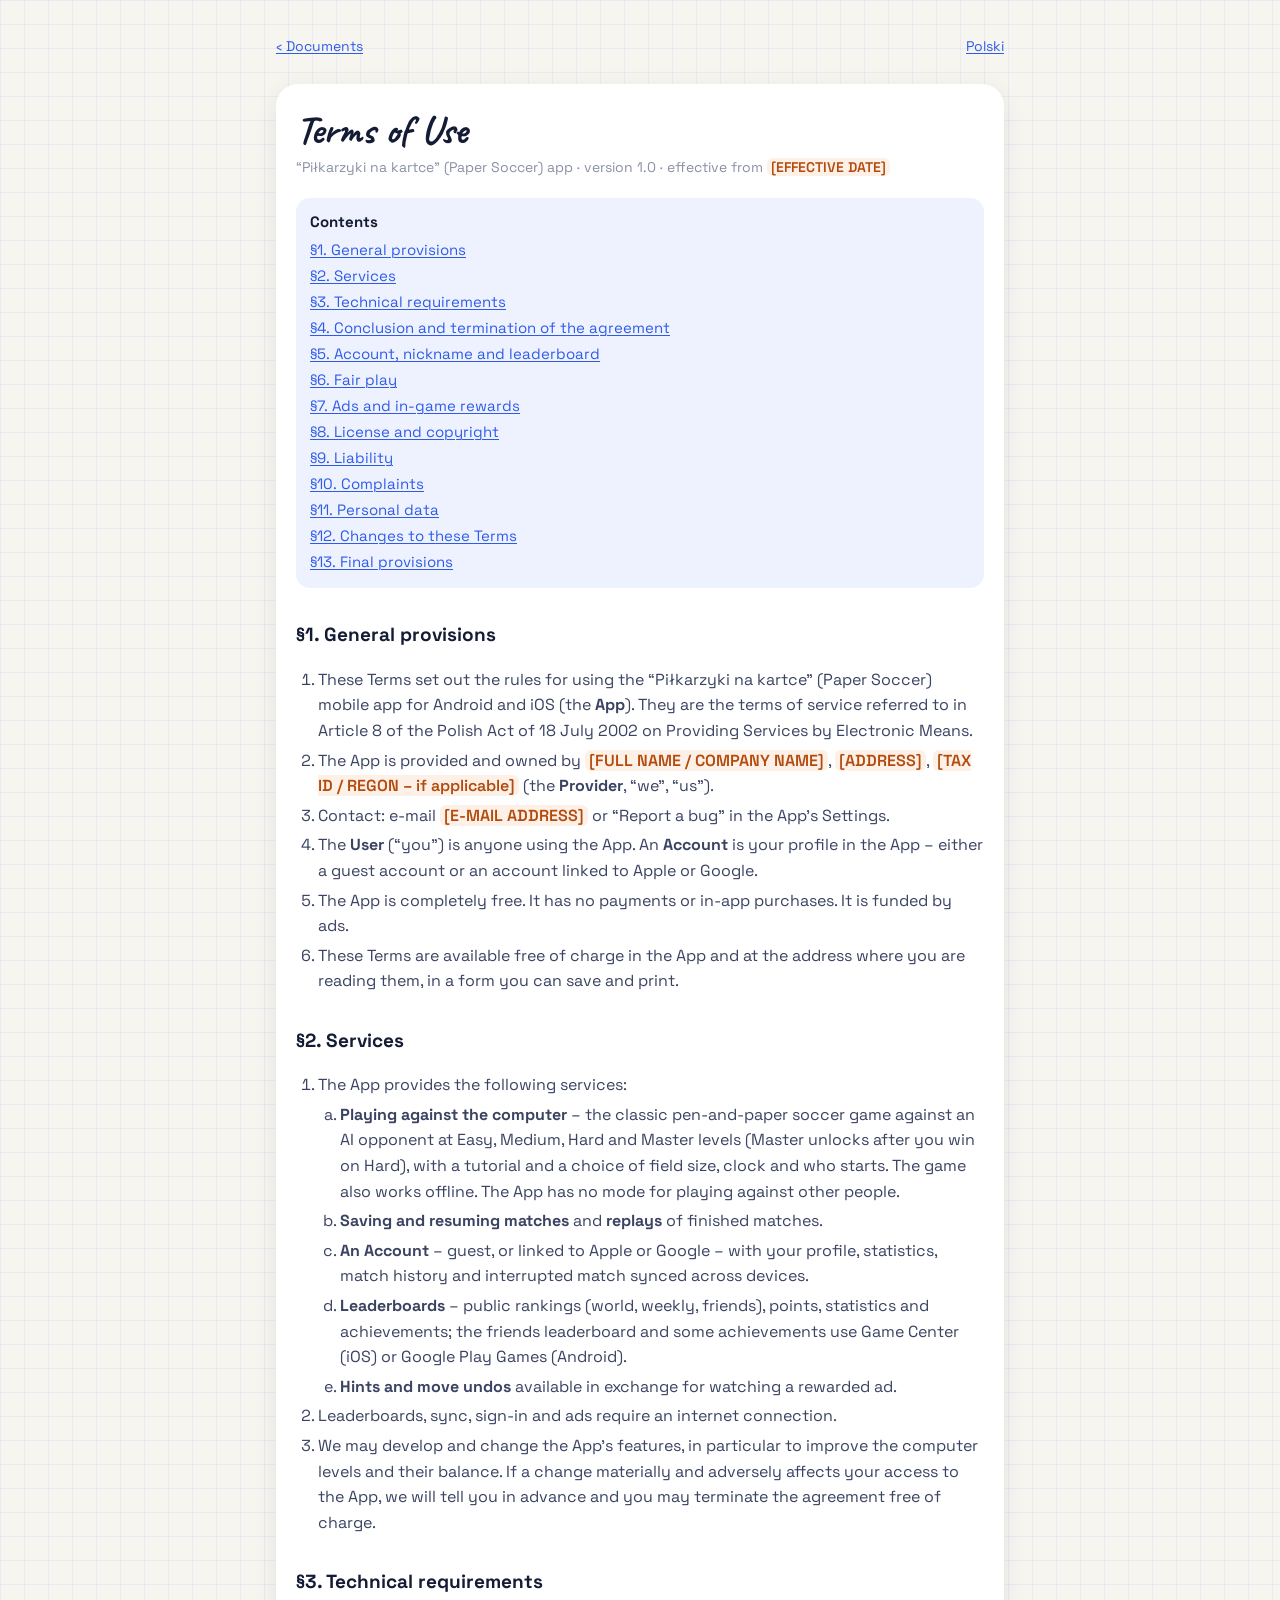
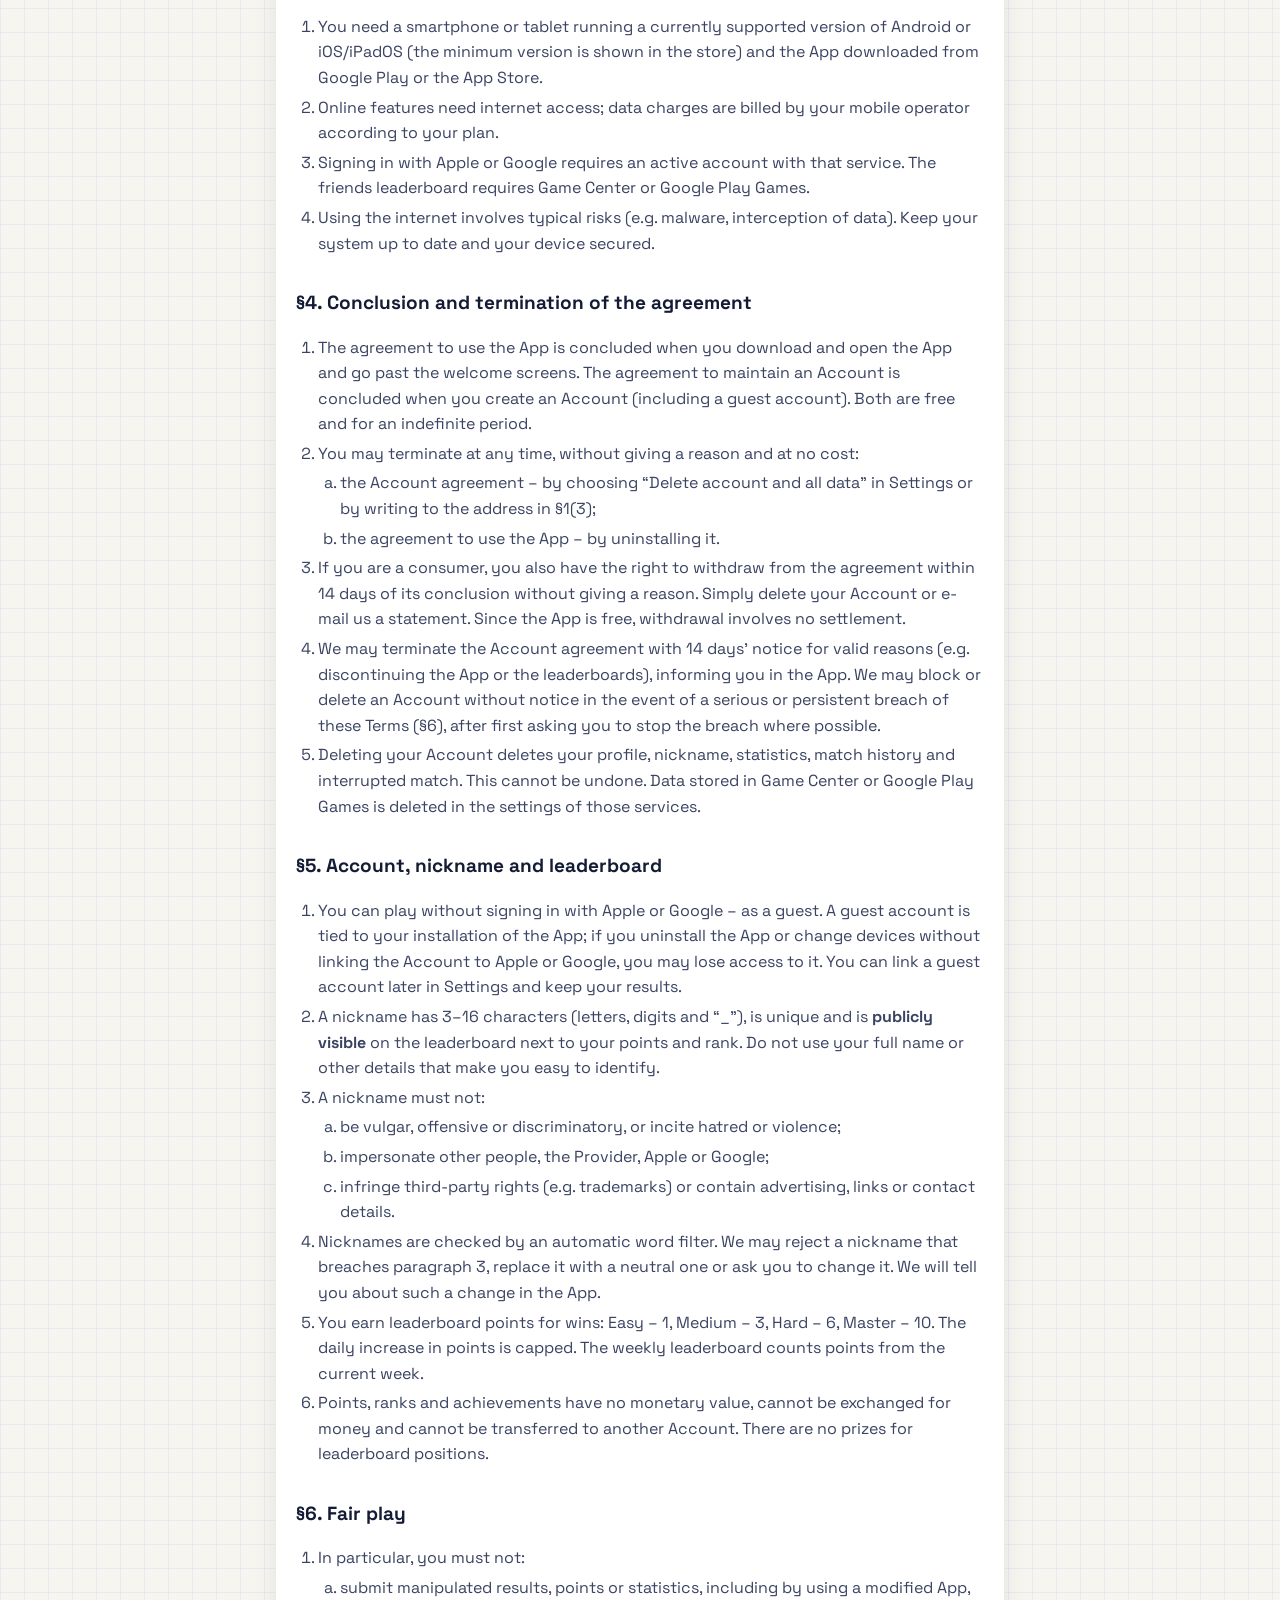
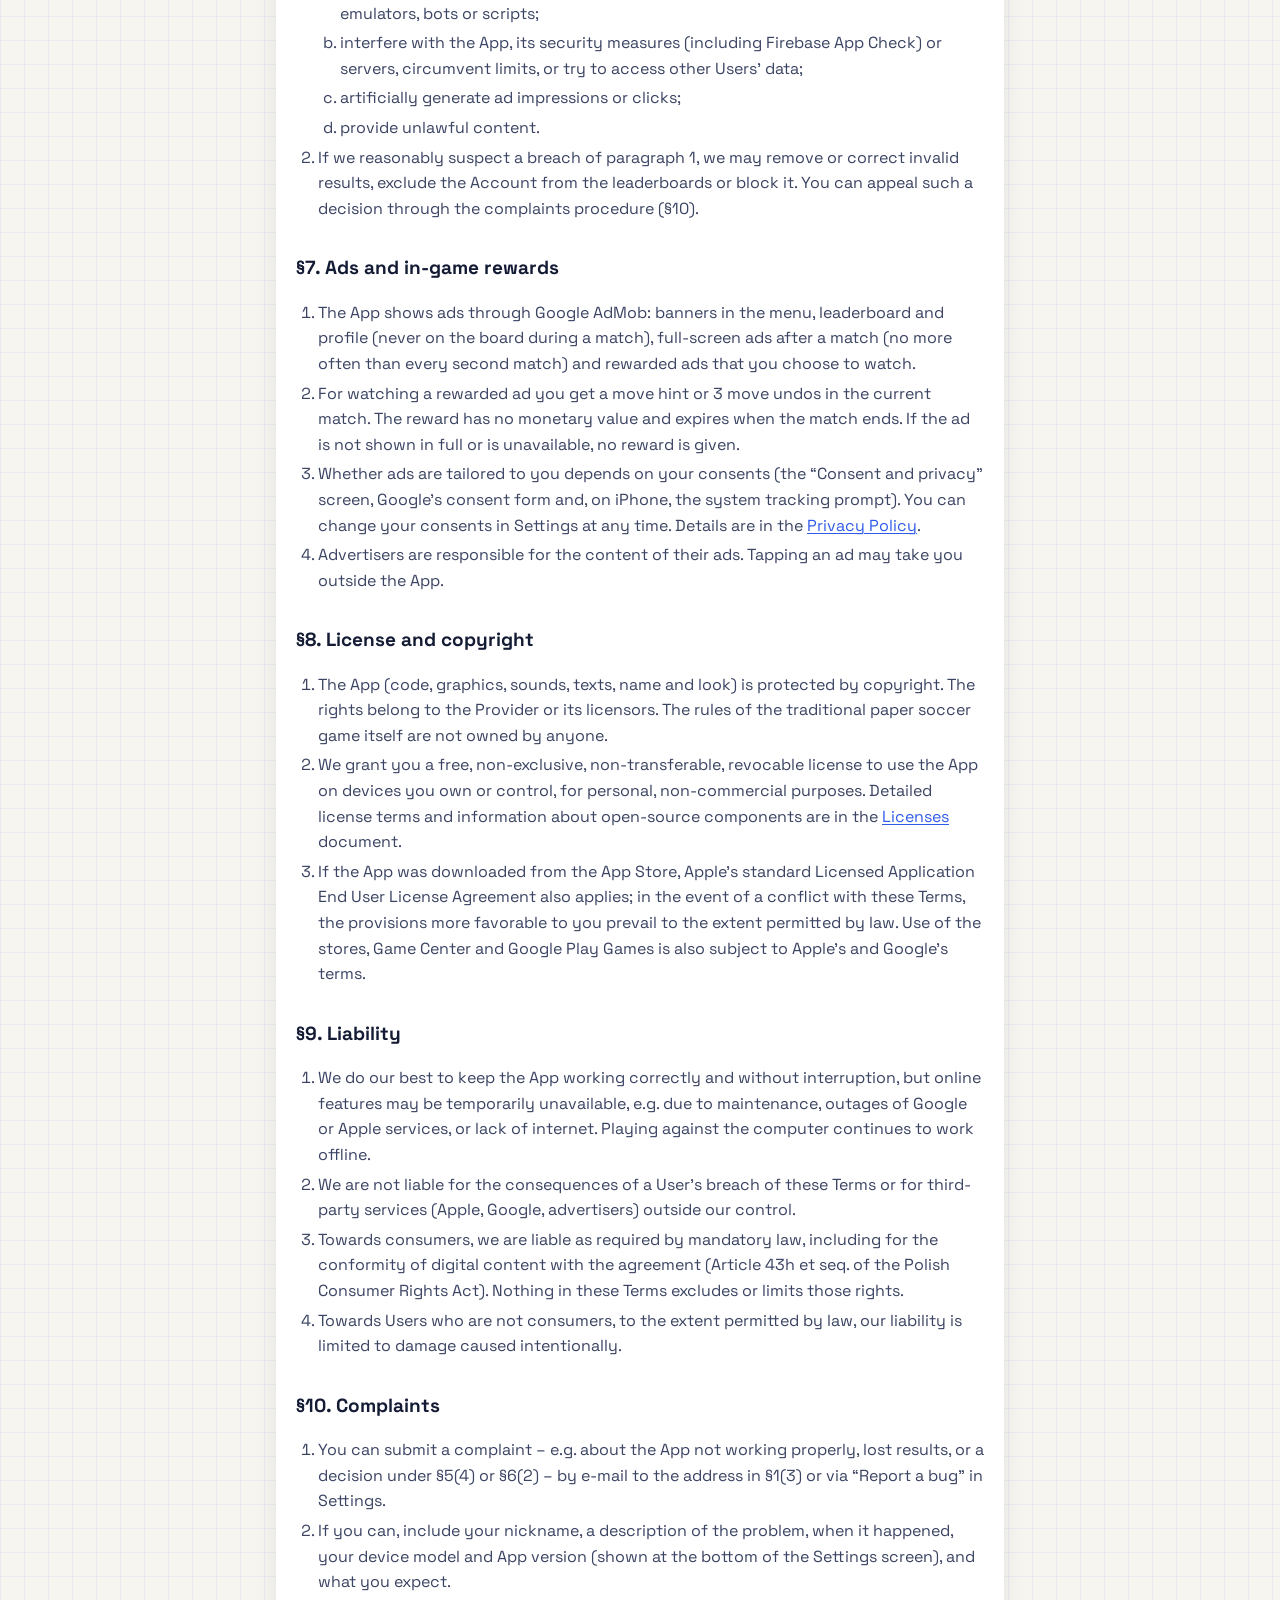
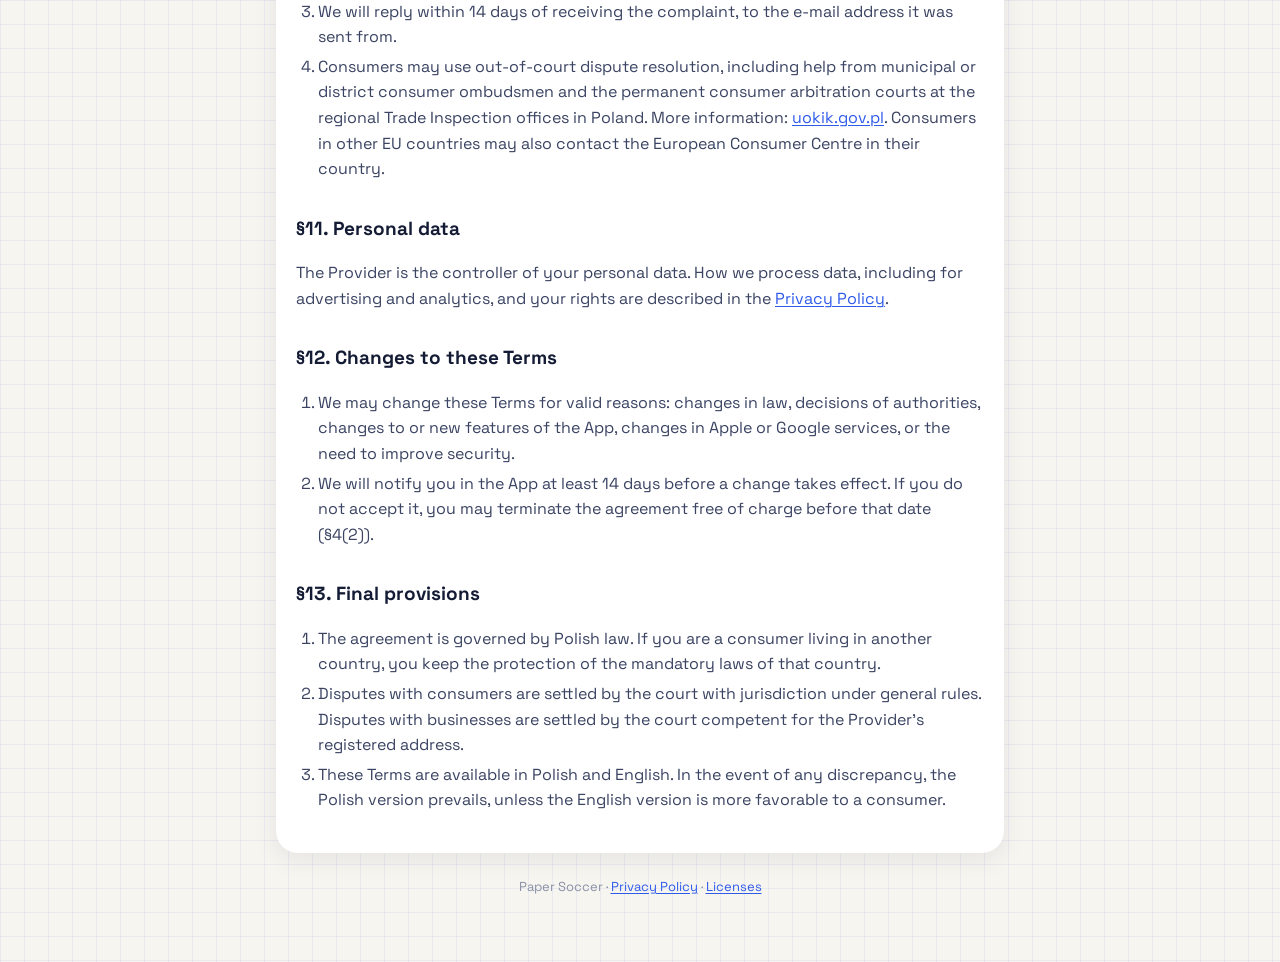
<file: legal/en/terms.html>
<!DOCTYPE html>
<html lang="en">
<head>
  <meta charset="UTF-8">
  <meta name="viewport" content="width=device-width, initial-scale=1">
  <title>Terms of Use – Paper Soccer</title>
  <link rel="stylesheet" href="../legal.css">
</head>
<body>
<main>
  <nav class="top"><a href="../index.html">‹ Documents</a><a href="../pl/terms.html" lang="pl">Polski</a></nav>
  <article class="card">
    <h1>Terms of Use</h1>
<p class="meta"><em>“Piłkarzyki na kartce” (Paper Soccer) app · version 1.0 · effective from <span class="todo">[EFFECTIVE DATE]</span></em></p>
<nav class="toc note"><b>Contents</b><ul><li><a href="#1-general-provisions">§1. General provisions</a></li><li><a href="#2-services">§2. Services</a></li><li><a href="#3-technical-requirements">§3. Technical requirements</a></li><li><a href="#4-conclusion-and-termination-of-the-agreement">§4. Conclusion and termination of the agreement</a></li><li><a href="#5-account-nickname-and-leaderboard">§5. Account, nickname and leaderboard</a></li><li><a href="#6-fair-play">§6. Fair play</a></li><li><a href="#7-ads-and-in-game-rewards">§7. Ads and in-game rewards</a></li><li><a href="#8-license-and-copyright">§8. License and copyright</a></li><li><a href="#9-liability">§9. Liability</a></li><li><a href="#10-complaints">§10. Complaints</a></li><li><a href="#11-personal-data">§11. Personal data</a></li><li><a href="#12-changes-to-these-terms">§12. Changes to these Terms</a></li><li><a href="#13-final-provisions">§13. Final provisions</a></li></ul></nav><h2 id="1-general-provisions">§1. General provisions</h2>
<ol><li>These Terms set out the rules for using the “Piłkarzyki na kartce” (Paper Soccer) mobile app for Android and iOS (the <strong>App</strong>). They are the terms of service referred to in Article 8 of the Polish Act of 18 July 2002 on Providing Services by Electronic Means.</li>
<li>The App is provided and owned by <span class="todo">[FULL NAME / COMPANY NAME]</span>, <span class="todo">[ADDRESS]</span>, <span class="todo">[TAX ID / REGON – if applicable]</span> (the <strong>Provider</strong>, “we”, “us”).</li>
<li>Contact: e-mail <span class="todo">[E-MAIL ADDRESS]</span> or “Report a bug” in the App’s Settings.</li>
<li>The <strong>User</strong> (“you”) is anyone using the App. An <strong>Account</strong> is your profile in the App – either a guest account or an account linked to Apple or Google.</li>
<li>The App is completely free. It has no payments or in-app purchases. It is funded by ads.</li>
<li>These Terms are available free of charge in the App and at the address where you are reading them, in a form you can save and print.</li>
</ol>
<h2 id="2-services">§2. Services</h2>
<ol><li>The App provides the following services:<ol><li><strong>Playing against the computer</strong> – the classic pen-and-paper soccer game against an AI opponent at Easy, Medium, Hard and Master levels (Master unlocks after you win on Hard), with a tutorial and a choice of field size, clock and who starts. The game also works offline. The App has no mode for playing against other people.</li>
<li><strong>Saving and resuming matches</strong> and <strong>replays</strong> of finished matches.</li>
<li><strong>An Account</strong> – guest, or linked to Apple or Google – with your profile, statistics, match history and interrupted match synced across devices.</li>
<li><strong>Leaderboards</strong> – public rankings (world, weekly, friends), points, statistics and achievements; the friends leaderboard and some achievements use Game Center (iOS) or Google Play Games (Android).</li>
<li><strong>Hints and move undos</strong> available in exchange for watching a rewarded ad.</li>
</ol>
</li>
<li>Leaderboards, sync, sign-in and ads require an internet connection.</li>
<li>We may develop and change the App’s features, in particular to improve the computer levels and their balance. If a change materially and adversely affects your access to the App, we will tell you in advance and you may terminate the agreement free of charge.</li>
</ol>
<h2 id="3-technical-requirements">§3. Technical requirements</h2>
<ol><li>You need a smartphone or tablet running a currently supported version of Android or iOS/iPadOS (the minimum version is shown in the store) and the App downloaded from Google Play or the App Store.</li>
<li>Online features need internet access; data charges are billed by your mobile operator according to your plan.</li>
<li>Signing in with Apple or Google requires an active account with that service. The friends leaderboard requires Game Center or Google Play Games.</li>
<li>Using the internet involves typical risks (e.g. malware, interception of data). Keep your system up to date and your device secured.</li>
</ol>
<h2 id="4-conclusion-and-termination-of-the-agreement">§4. Conclusion and termination of the agreement</h2>
<ol><li>The agreement to use the App is concluded when you download and open the App and go past the welcome screens. The agreement to maintain an Account is concluded when you create an Account (including a guest account). Both are free and for an indefinite period.</li>
<li>You may terminate at any time, without giving a reason and at no cost:<ol><li>the Account agreement – by choosing “Delete account and all data” in Settings or by writing to the address in §1(3);</li>
<li>the agreement to use the App – by uninstalling it.</li>
</ol>
</li>
<li>If you are a consumer, you also have the right to withdraw from the agreement within 14 days of its conclusion without giving a reason. Simply delete your Account or e-mail us a statement. Since the App is free, withdrawal involves no settlement.</li>
<li>We may terminate the Account agreement with 14 days’ notice for valid reasons (e.g. discontinuing the App or the leaderboards), informing you in the App. We may block or delete an Account without notice in the event of a serious or persistent breach of these Terms (§6), after first asking you to stop the breach where possible.</li>
<li>Deleting your Account deletes your profile, nickname, statistics, match history and interrupted match. This cannot be undone. Data stored in Game Center or Google Play Games is deleted in the settings of those services.</li>
</ol>
<h2 id="5-account-nickname-and-leaderboard">§5. Account, nickname and leaderboard</h2>
<ol><li>You can play without signing in with Apple or Google – as a guest. A guest account is tied to your installation of the App; if you uninstall the App or change devices without linking the Account to Apple or Google, you may lose access to it. You can link a guest account later in Settings and keep your results.</li>
<li>A nickname has 3–16 characters (letters, digits and “_”), is unique and is <strong>publicly visible</strong> on the leaderboard next to your points and rank. Do not use your full name or other details that make you easy to identify.</li>
<li>A nickname must not:<ol><li>be vulgar, offensive or discriminatory, or incite hatred or violence;</li>
<li>impersonate other people, the Provider, Apple or Google;</li>
<li>infringe third-party rights (e.g. trademarks) or contain advertising, links or contact details.</li>
</ol>
</li>
<li>Nicknames are checked by an automatic word filter. We may reject a nickname that breaches paragraph 3, replace it with a neutral one or ask you to change it. We will tell you about such a change in the App.</li>
<li>You earn leaderboard points for wins: Easy – 1, Medium – 3, Hard – 6, Master – 10. The daily increase in points is capped. The weekly leaderboard counts points from the current week.</li>
<li>Points, ranks and achievements have no monetary value, cannot be exchanged for money and cannot be transferred to another Account. There are no prizes for leaderboard positions.</li>
</ol>
<h2 id="6-fair-play">§6. Fair play</h2>
<ol><li>In particular, you must not:<ol><li>submit manipulated results, points or statistics, including by using a modified App, emulators, bots or scripts;</li>
<li>interfere with the App, its security measures (including Firebase App Check) or servers, circumvent limits, or try to access other Users’ data;</li>
<li>artificially generate ad impressions or clicks;</li>
<li>provide unlawful content.</li>
</ol>
</li>
<li>If we reasonably suspect a breach of paragraph 1, we may remove or correct invalid results, exclude the Account from the leaderboards or block it. You can appeal such a decision through the complaints procedure (§10).</li>
</ol>
<h2 id="7-ads-and-in-game-rewards">§7. Ads and in-game rewards</h2>
<ol><li>The App shows ads through Google AdMob: banners in the menu, leaderboard and profile (never on the board during a match), full-screen ads after a match (no more often than every second match) and rewarded ads that you choose to watch.</li>
<li>For watching a rewarded ad you get a move hint or 3 move undos in the current match. The reward has no monetary value and expires when the match ends. If the ad is not shown in full or is unavailable, no reward is given.</li>
<li>Whether ads are tailored to you depends on your consents (the “Consent and privacy” screen, Google’s consent form and, on iPhone, the system tracking prompt). You can change your consents in Settings at any time. Details are in the <a href="privacy.html">Privacy Policy</a>.</li>
<li>Advertisers are responsible for the content of their ads. Tapping an ad may take you outside the App.</li>
</ol>
<h2 id="8-license-and-copyright">§8. License and copyright</h2>
<ol><li>The App (code, graphics, sounds, texts, name and look) is protected by copyright. The rights belong to the Provider or its licensors. The rules of the traditional paper soccer game itself are not owned by anyone.</li>
<li>We grant you a free, non-exclusive, non-transferable, revocable license to use the App on devices you own or control, for personal, non-commercial purposes. Detailed license terms and information about open-source components are in the <a href="licenses.html">Licenses</a> document.</li>
<li>If the App was downloaded from the App Store, Apple’s standard Licensed Application End User License Agreement also applies; in the event of a conflict with these Terms, the provisions more favorable to you prevail to the extent permitted by law. Use of the stores, Game Center and Google Play Games is also subject to Apple’s and Google’s terms.</li>
</ol>
<h2 id="9-liability">§9. Liability</h2>
<ol><li>We do our best to keep the App working correctly and without interruption, but online features may be temporarily unavailable, e.g. due to maintenance, outages of Google or Apple services, or lack of internet. Playing against the computer continues to work offline.</li>
<li>We are not liable for the consequences of a User’s breach of these Terms or for third-party services (Apple, Google, advertisers) outside our control.</li>
<li>Towards consumers, we are liable as required by mandatory law, including for the conformity of digital content with the agreement (Article 43h et seq. of the Polish Consumer Rights Act). Nothing in these Terms excludes or limits those rights.</li>
<li>Towards Users who are not consumers, to the extent permitted by law, our liability is limited to damage caused intentionally.</li>
</ol>
<h2 id="10-complaints">§10. Complaints</h2>
<ol><li>You can submit a complaint – e.g. about the App not working properly, lost results, or a decision under §5(4) or §6(2) – by e-mail to the address in §1(3) or via “Report a bug” in Settings.</li>
<li>If you can, include your nickname, a description of the problem, when it happened, your device model and App version (shown at the bottom of the Settings screen), and what you expect.</li>
<li>We will reply within 14 days of receiving the complaint, to the e-mail address it was sent from.</li>
<li>Consumers may use out-of-court dispute resolution, including help from municipal or district consumer ombudsmen and the permanent consumer arbitration courts at the regional Trade Inspection offices in Poland. More information: <a href="https://uokik.gov.pl/en" rel="noopener">uokik.gov.pl</a>. Consumers in other EU countries may also contact the European Consumer Centre in their country.</li>
</ol>
<h2 id="11-personal-data">§11. Personal data</h2>
<p>The Provider is the controller of your personal data. How we process data, including for advertising and analytics, and your rights are described in the <a href="privacy.html">Privacy Policy</a>.</p>
<h2 id="12-changes-to-these-terms">§12. Changes to these Terms</h2>
<ol><li>We may change these Terms for valid reasons: changes in law, decisions of authorities, changes to or new features of the App, changes in Apple or Google services, or the need to improve security.</li>
<li>We will notify you in the App at least 14 days before a change takes effect. If you do not accept it, you may terminate the agreement free of charge before that date (§4(2)).</li>
</ol>
<h2 id="13-final-provisions">§13. Final provisions</h2>
<ol><li>The agreement is governed by Polish law. If you are a consumer living in another country, you keep the protection of the mandatory laws of that country.</li>
<li>Disputes with consumers are settled by the court with jurisdiction under general rules. Disputes with businesses are settled by the court competent for the Provider’s registered address.</li>
<li>These Terms are available in Polish and English. In the event of any discrepancy, the Polish version prevails, unless the English version is more favorable to a consumer.</li>
</ol>

  </article>
  <footer>Paper Soccer · <a href="privacy.html">Privacy Policy</a> · <a href="licenses.html">Licenses</a></footer>
</main>
</body>
</html>
</file>
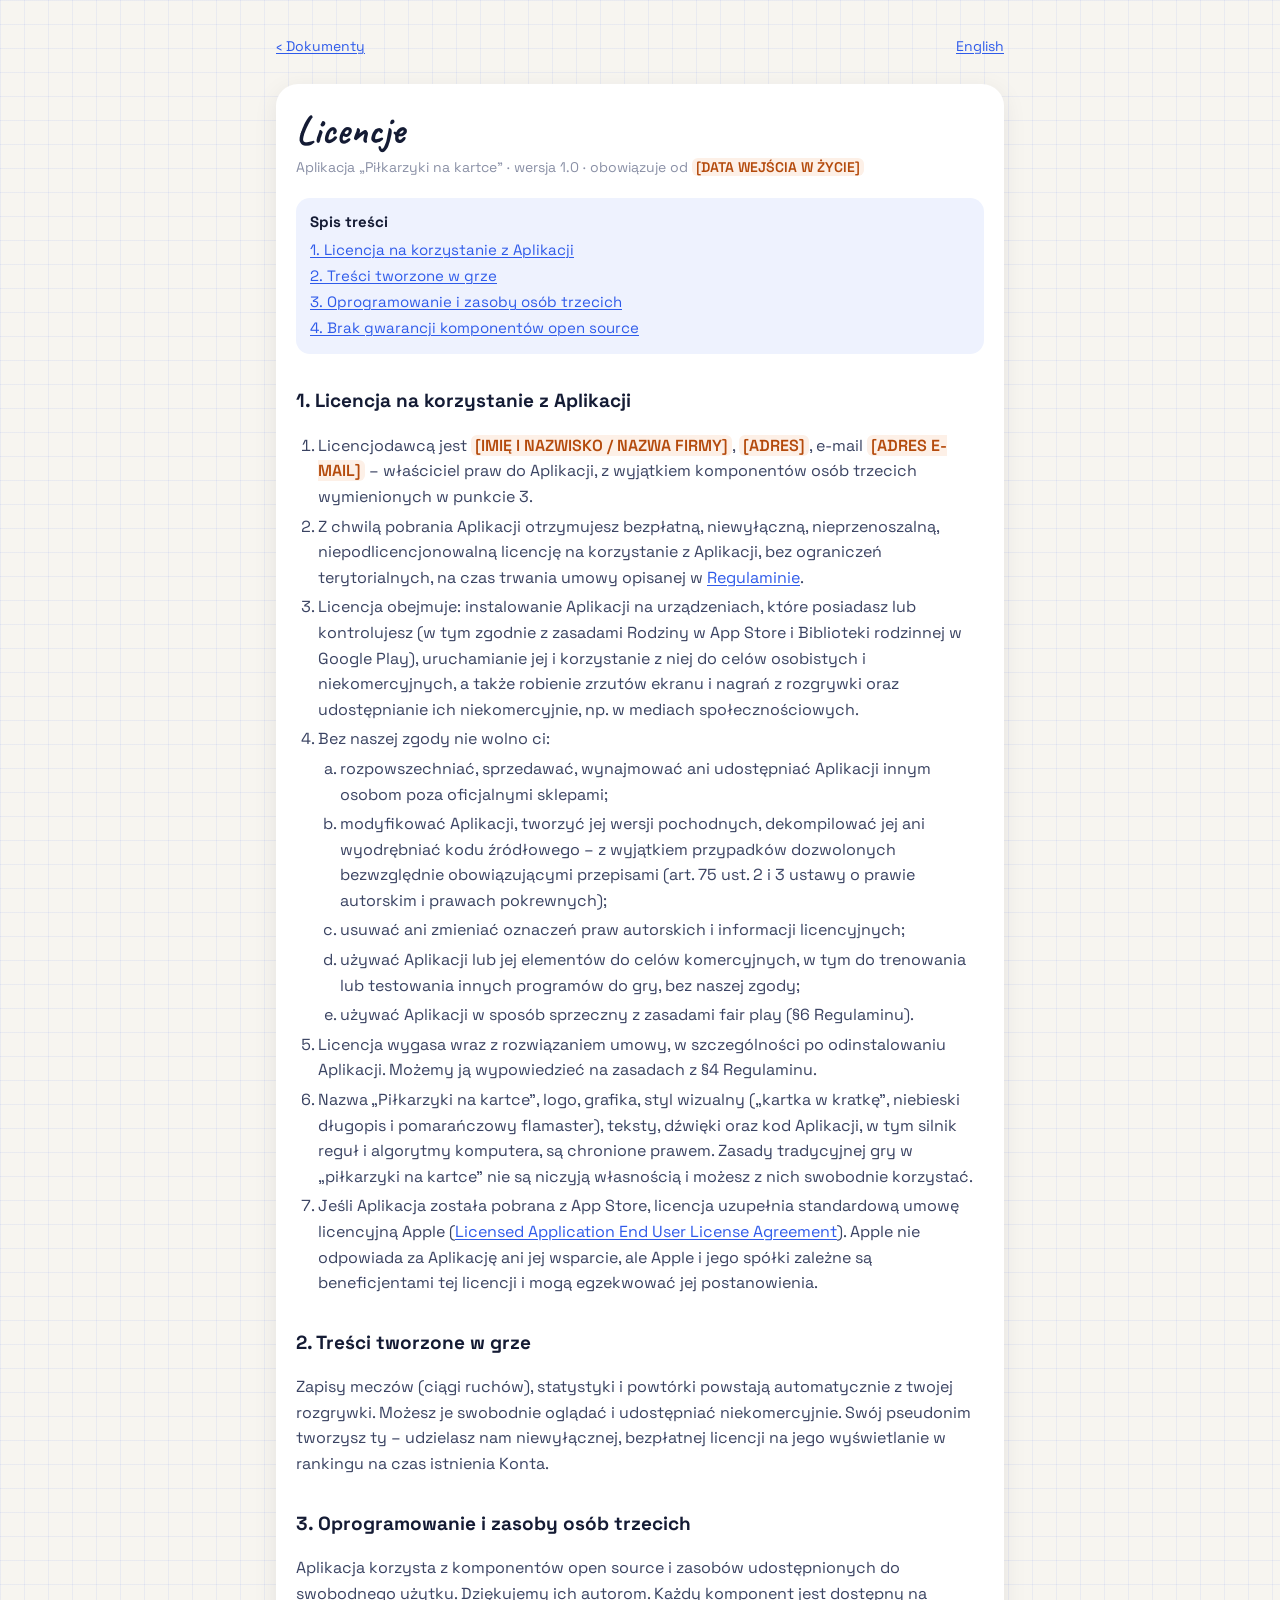
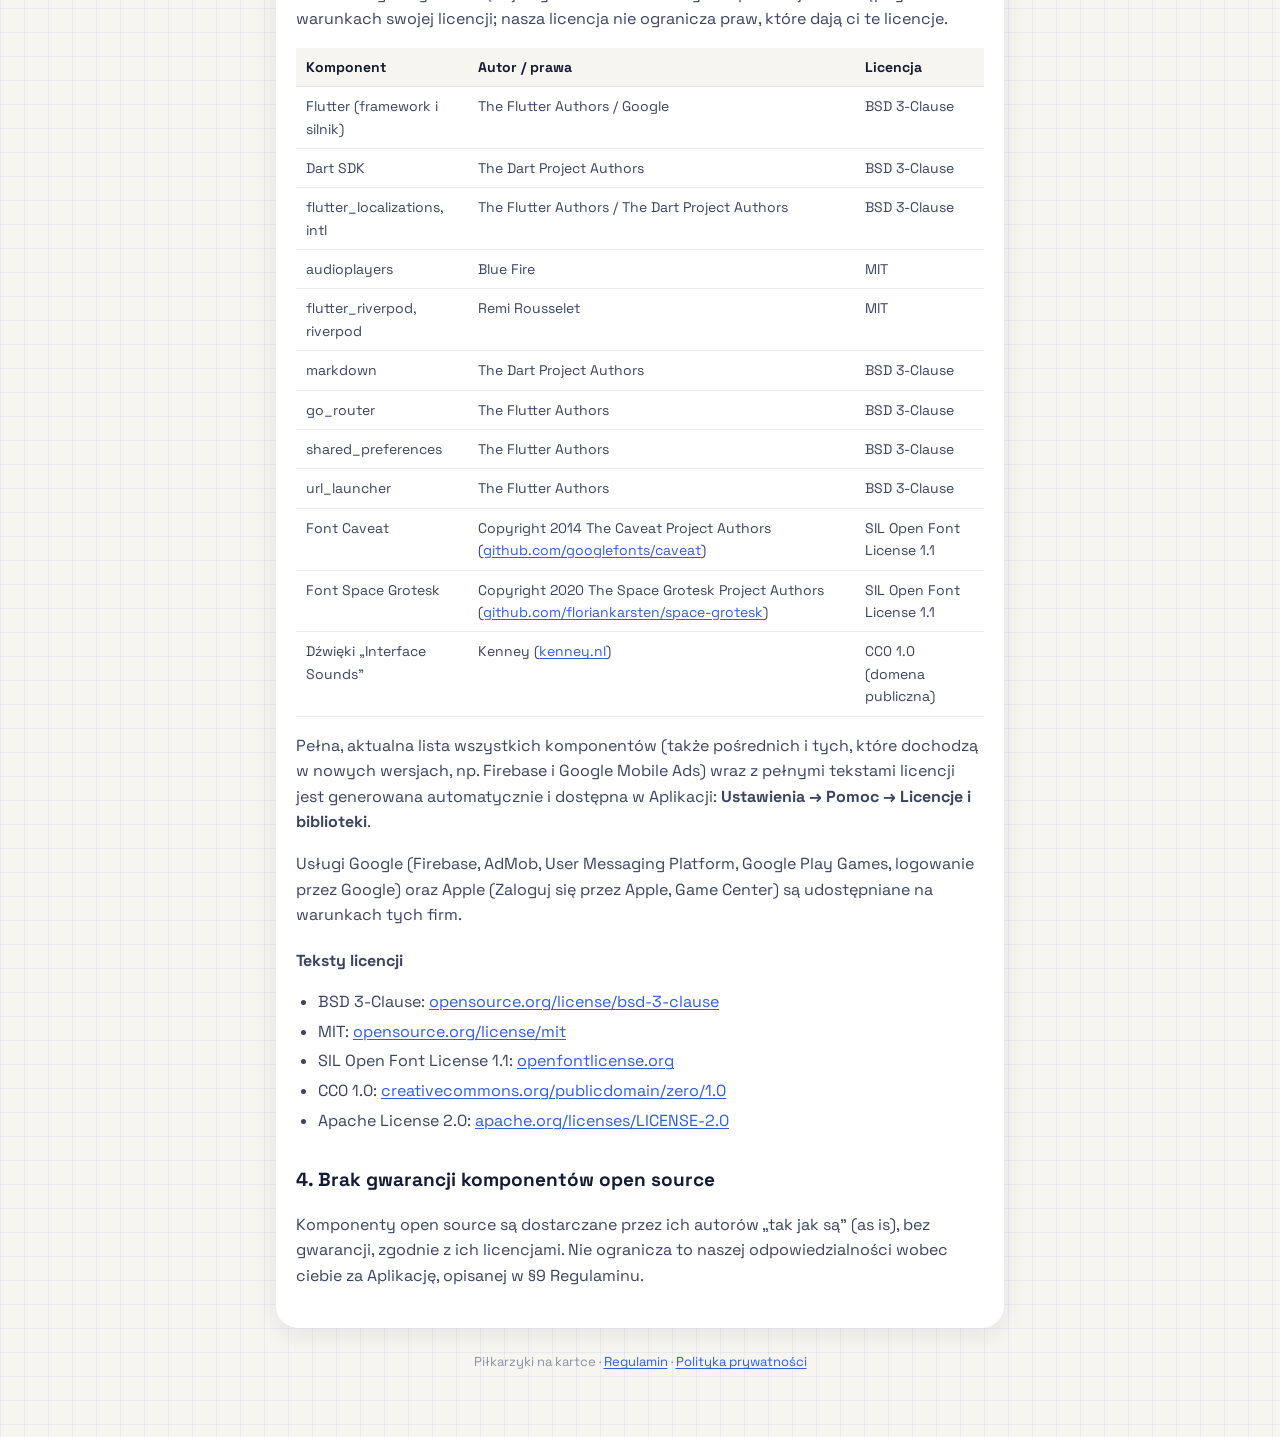
<file: legal/pl/licenses.html>
<!DOCTYPE html>
<html lang="pl">
<head>
  <meta charset="UTF-8">
  <meta name="viewport" content="width=device-width, initial-scale=1">
  <title>Licencje – Piłkarzyki na kartce</title>
  <link rel="stylesheet" href="../legal.css">
</head>
<body>
<main>
  <nav class="top"><a href="../index.html">‹ Dokumenty</a><a href="../en/licenses.html" lang="en">English</a></nav>
  <article class="card">
    <h1>Licencje</h1>
<p class="meta"><em>Aplikacja „Piłkarzyki na kartce” · wersja 1.0 · obowiązuje od <span class="todo">[DATA WEJŚCIA W ŻYCIE]</span></em></p>
<nav class="toc note"><b>Spis treści</b><ul><li><a href="#1-licencja-na-korzystanie-z-aplikacji">1. Licencja na korzystanie z Aplikacji</a></li><li><a href="#2-tresci-tworzone-w-grze">2. Treści tworzone w grze</a></li><li><a href="#3-oprogramowanie-i-zasoby-osob-trzecich">3. Oprogramowanie i zasoby osób trzecich</a></li><li><a href="#4-brak-gwarancji-komponentow-open-source">4. Brak gwarancji komponentów open source</a></li></ul></nav><h2 id="1-licencja-na-korzystanie-z-aplikacji">1. Licencja na korzystanie z Aplikacji</h2>
<ol><li>Licencjodawcą jest <span class="todo">[IMIĘ I NAZWISKO / NAZWA FIRMY]</span>, <span class="todo">[ADRES]</span>, e-mail <span class="todo">[ADRES E-MAIL]</span> – właściciel praw do Aplikacji, z wyjątkiem komponentów osób trzecich wymienionych w punkcie 3.</li>
<li>Z chwilą pobrania Aplikacji otrzymujesz bezpłatną, niewyłączną, nieprzenoszalną, niepodlicencjonowalną licencję na korzystanie z Aplikacji, bez ograniczeń terytorialnych, na czas trwania umowy opisanej w <a href="terms.html">Regulaminie</a>.</li>
<li>Licencja obejmuje: instalowanie Aplikacji na urządzeniach, które posiadasz lub kontrolujesz (w tym zgodnie z zasadami Rodziny w App Store i Biblioteki rodzinnej w Google Play), uruchamianie jej i korzystanie z niej do celów osobistych i niekomercyjnych, a także robienie zrzutów ekranu i nagrań z rozgrywki oraz udostępnianie ich niekomercyjnie, np. w mediach społecznościowych.</li>
<li>Bez naszej zgody nie wolno ci:<ol><li>rozpowszechniać, sprzedawać, wynajmować ani udostępniać Aplikacji innym osobom poza oficjalnymi sklepami;</li>
<li>modyfikować Aplikacji, tworzyć jej wersji pochodnych, dekompilować jej ani wyodrębniać kodu źródłowego – z wyjątkiem przypadków dozwolonych bezwzględnie obowiązującymi przepisami (art. 75 ust. 2 i 3 ustawy o prawie autorskim i prawach pokrewnych);</li>
<li>usuwać ani zmieniać oznaczeń praw autorskich i informacji licencyjnych;</li>
<li>używać Aplikacji lub jej elementów do celów komercyjnych, w tym do trenowania lub testowania innych programów do gry, bez naszej zgody;</li>
<li>używać Aplikacji w sposób sprzeczny z zasadami fair play (§6 Regulaminu).</li>
</ol>
</li>
<li>Licencja wygasa wraz z rozwiązaniem umowy, w szczególności po odinstalowaniu Aplikacji. Możemy ją wypowiedzieć na zasadach z §4 Regulaminu.</li>
<li>Nazwa „Piłkarzyki na kartce”, logo, grafika, styl wizualny („kartka w kratkę”, niebieski długopis i pomarańczowy flamaster), teksty, dźwięki oraz kod Aplikacji, w tym silnik reguł i algorytmy komputera, są chronione prawem. Zasady tradycyjnej gry w „piłkarzyki na kartce” nie są niczyją własnością i możesz z nich swobodnie korzystać.</li>
<li>Jeśli Aplikacja została pobrana z App Store, licencja uzupełnia standardową umowę licencyjną Apple (<a href="https://www.apple.com/legal/internet-services/itunes/dev/stdeula/" rel="noopener">Licensed Application End User License Agreement</a>). Apple nie odpowiada za Aplikację ani jej wsparcie, ale Apple i jego spółki zależne są beneficjentami tej licencji i mogą egzekwować jej postanowienia.</li>
</ol>
<h2 id="2-tresci-tworzone-w-grze">2. Treści tworzone w grze</h2>
<p>Zapisy meczów (ciągi ruchów), statystyki i powtórki powstają automatycznie z twojej rozgrywki. Możesz je swobodnie oglądać i udostępniać niekomercyjnie. Swój pseudonim tworzysz ty – udzielasz nam niewyłącznej, bezpłatnej licencji na jego wyświetlanie w rankingu na czas istnienia Konta.</p>
<h2 id="3-oprogramowanie-i-zasoby-osob-trzecich">3. Oprogramowanie i zasoby osób trzecich</h2>
<p>Aplikacja korzysta z komponentów open source i zasobów udostępnionych do swobodnego użytku. Dziękujemy ich autorom. Każdy komponent jest dostępny na warunkach swojej licencji; nasza licencja nie ogranicza praw, które dają ci te licencje.</p>
<div class="table-wrap"><table><thead><tr><th>Komponent</th><th>Autor / prawa</th><th>Licencja</th></tr>
</thead><tbody><tr><td>Flutter (framework i silnik)</td><td>The Flutter Authors / Google</td><td>BSD 3-Clause</td></tr>
<tr><td>Dart SDK</td><td>The Dart Project Authors</td><td>BSD 3-Clause</td></tr>
<tr><td>flutter_localizations, intl</td><td>The Flutter Authors / The Dart Project Authors</td><td>BSD 3-Clause</td></tr>
<tr><td>audioplayers</td><td>Blue Fire</td><td>MIT</td></tr>
<tr><td>flutter_riverpod, riverpod</td><td>Remi Rousselet</td><td>MIT</td></tr>
<tr><td>markdown</td><td>The Dart Project Authors</td><td>BSD 3-Clause</td></tr>
<tr><td>go_router</td><td>The Flutter Authors</td><td>BSD 3-Clause</td></tr>
<tr><td>shared_preferences</td><td>The Flutter Authors</td><td>BSD 3-Clause</td></tr>
<tr><td>url_launcher</td><td>The Flutter Authors</td><td>BSD 3-Clause</td></tr>
<tr><td>Font Caveat</td><td>Copyright 2014 The Caveat Project Authors (<a href="https://github.com/googlefonts/caveat" rel="noopener">github.com/googlefonts/caveat</a>)</td><td>SIL Open Font License 1.1</td></tr>
<tr><td>Font Space Grotesk</td><td>Copyright 2020 The Space Grotesk Project Authors (<a href="https://github.com/floriankarsten/space-grotesk" rel="noopener">github.com/floriankarsten/space-grotesk</a>)</td><td>SIL Open Font License 1.1</td></tr>
<tr><td>Dźwięki „Interface Sounds”</td><td>Kenney (<a href="https://www.kenney.nl" rel="noopener">kenney.nl</a>)</td><td>CC0 1.0 (domena publiczna)</td></tr>
</tbody></table></div>
<p>Pełna, aktualna lista wszystkich komponentów (także pośrednich i tych, które dochodzą w nowych wersjach, np. Firebase i Google Mobile Ads) wraz z pełnymi tekstami licencji jest generowana automatycznie i dostępna w Aplikacji: <strong>Ustawienia → Pomoc → Licencje i biblioteki</strong>.</p>
<p>Usługi Google (Firebase, AdMob, User Messaging Platform, Google Play Games, logowanie przez Google) oraz Apple (Zaloguj się przez Apple, Game Center) są udostępniane na warunkach tych firm.</p>
<h3 id="teksty-licencji">Teksty licencji</h3>
<ul><li>BSD 3-Clause: <a href="https://opensource.org/license/bsd-3-clause" rel="noopener">opensource.org/license/bsd-3-clause</a></li>
<li>MIT: <a href="https://opensource.org/license/mit" rel="noopener">opensource.org/license/mit</a></li>
<li>SIL Open Font License 1.1: <a href="https://openfontlicense.org" rel="noopener">openfontlicense.org</a></li>
<li>CC0 1.0: <a href="https://creativecommons.org/publicdomain/zero/1.0/deed.pl" rel="noopener">creativecommons.org/publicdomain/zero/1.0</a></li>
<li>Apache License 2.0: <a href="https://www.apache.org/licenses/LICENSE-2.0" rel="noopener">apache.org/licenses/LICENSE-2.0</a></li>
</ul>
<h2 id="4-brak-gwarancji-komponentow-open-source">4. Brak gwarancji komponentów open source</h2>
<p>Komponenty open source są dostarczane przez ich autorów „tak jak są” (as is), bez gwarancji, zgodnie z ich licencjami. Nie ogranicza to naszej odpowiedzialności wobec ciebie za Aplikację, opisanej w §9 Regulaminu.</p>

  </article>
  <footer>Piłkarzyki na kartce · <a href="terms.html">Regulamin</a> · <a href="privacy.html">Polityka prywatności</a></footer>
</main>
</body>
</html>
</file>
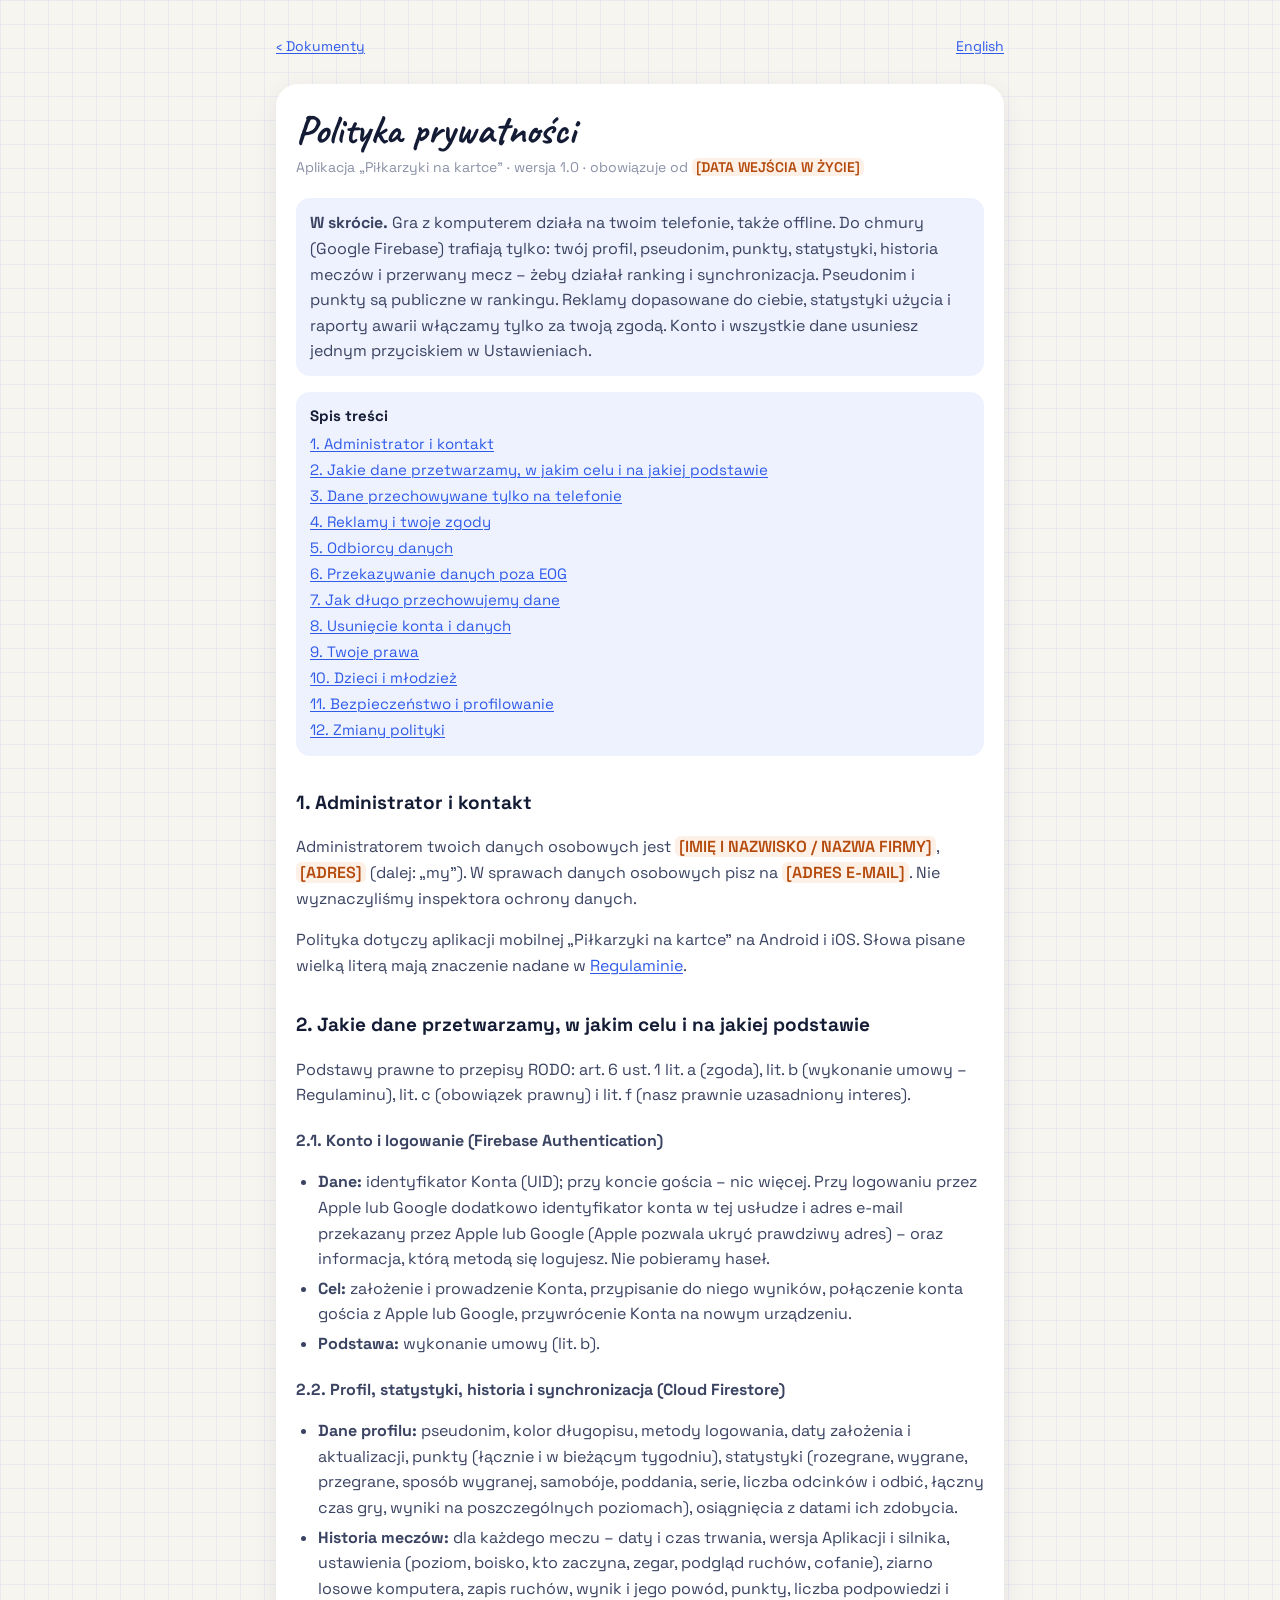
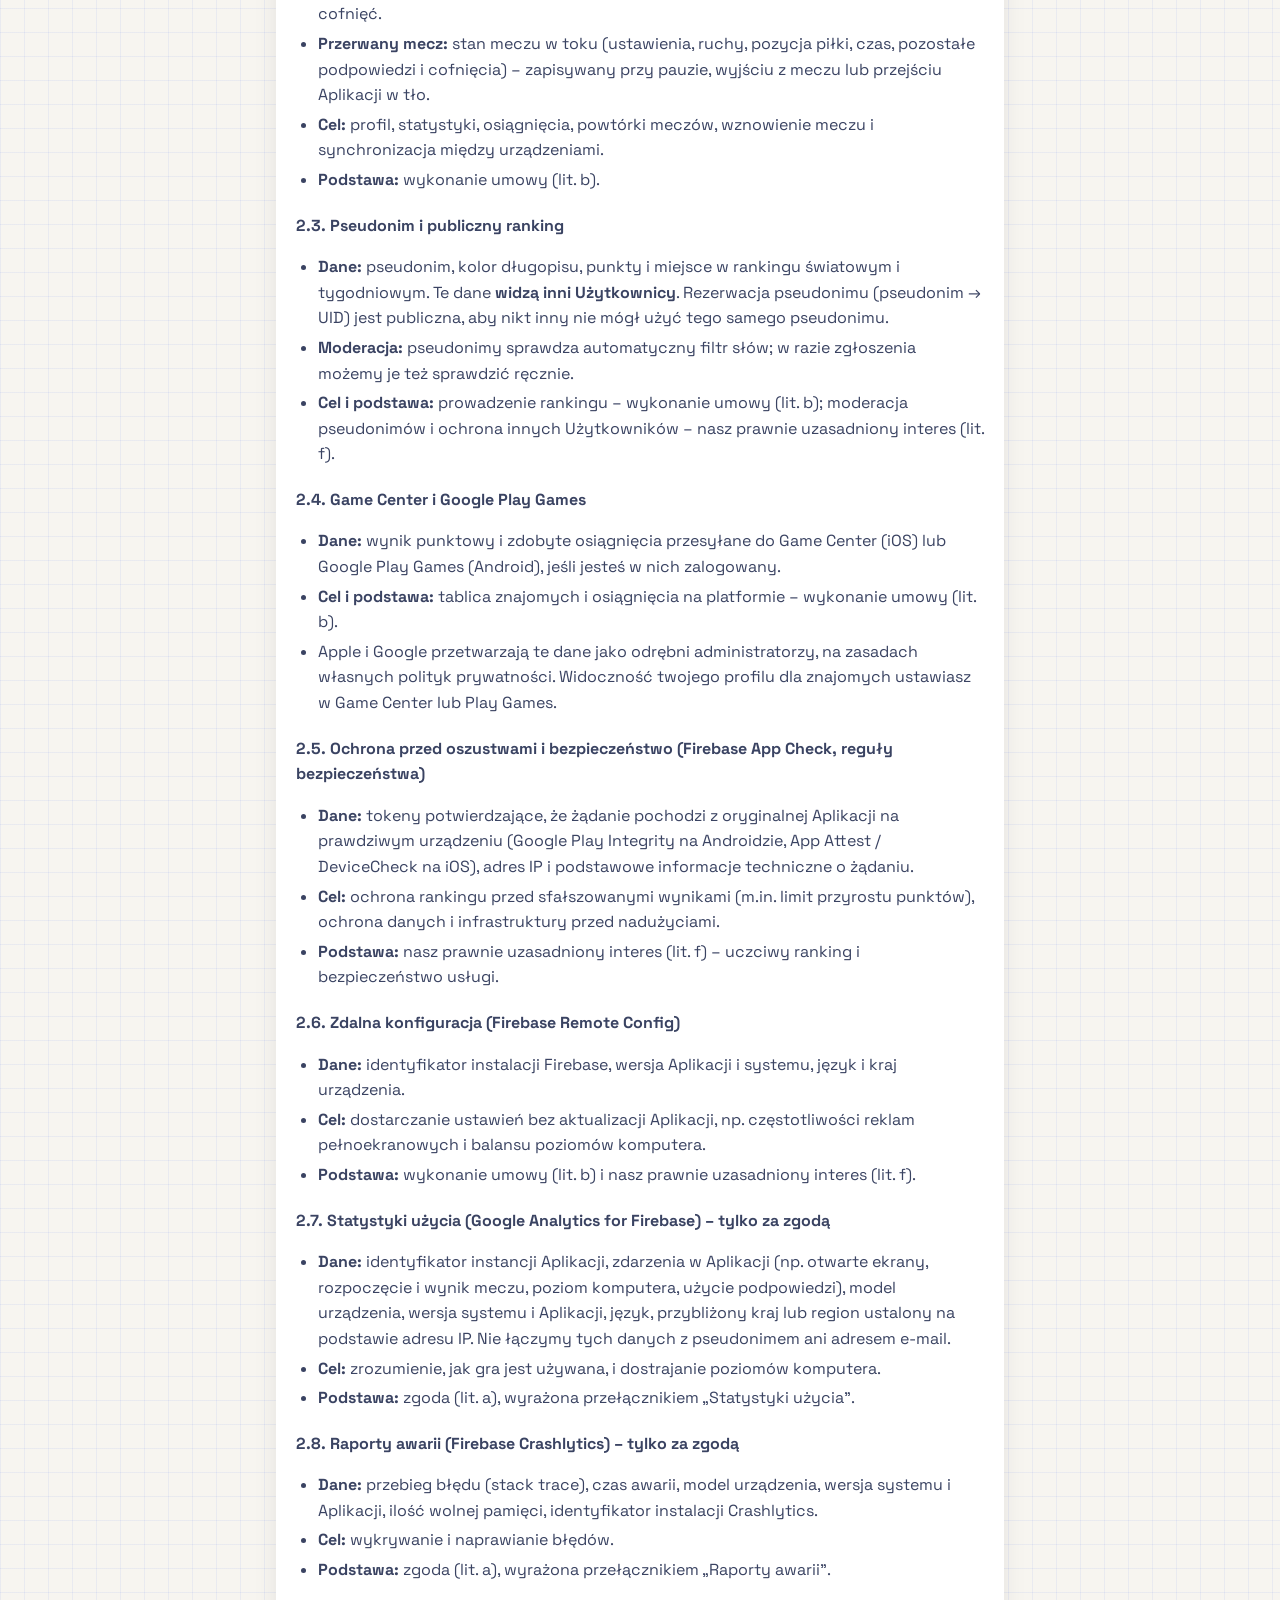
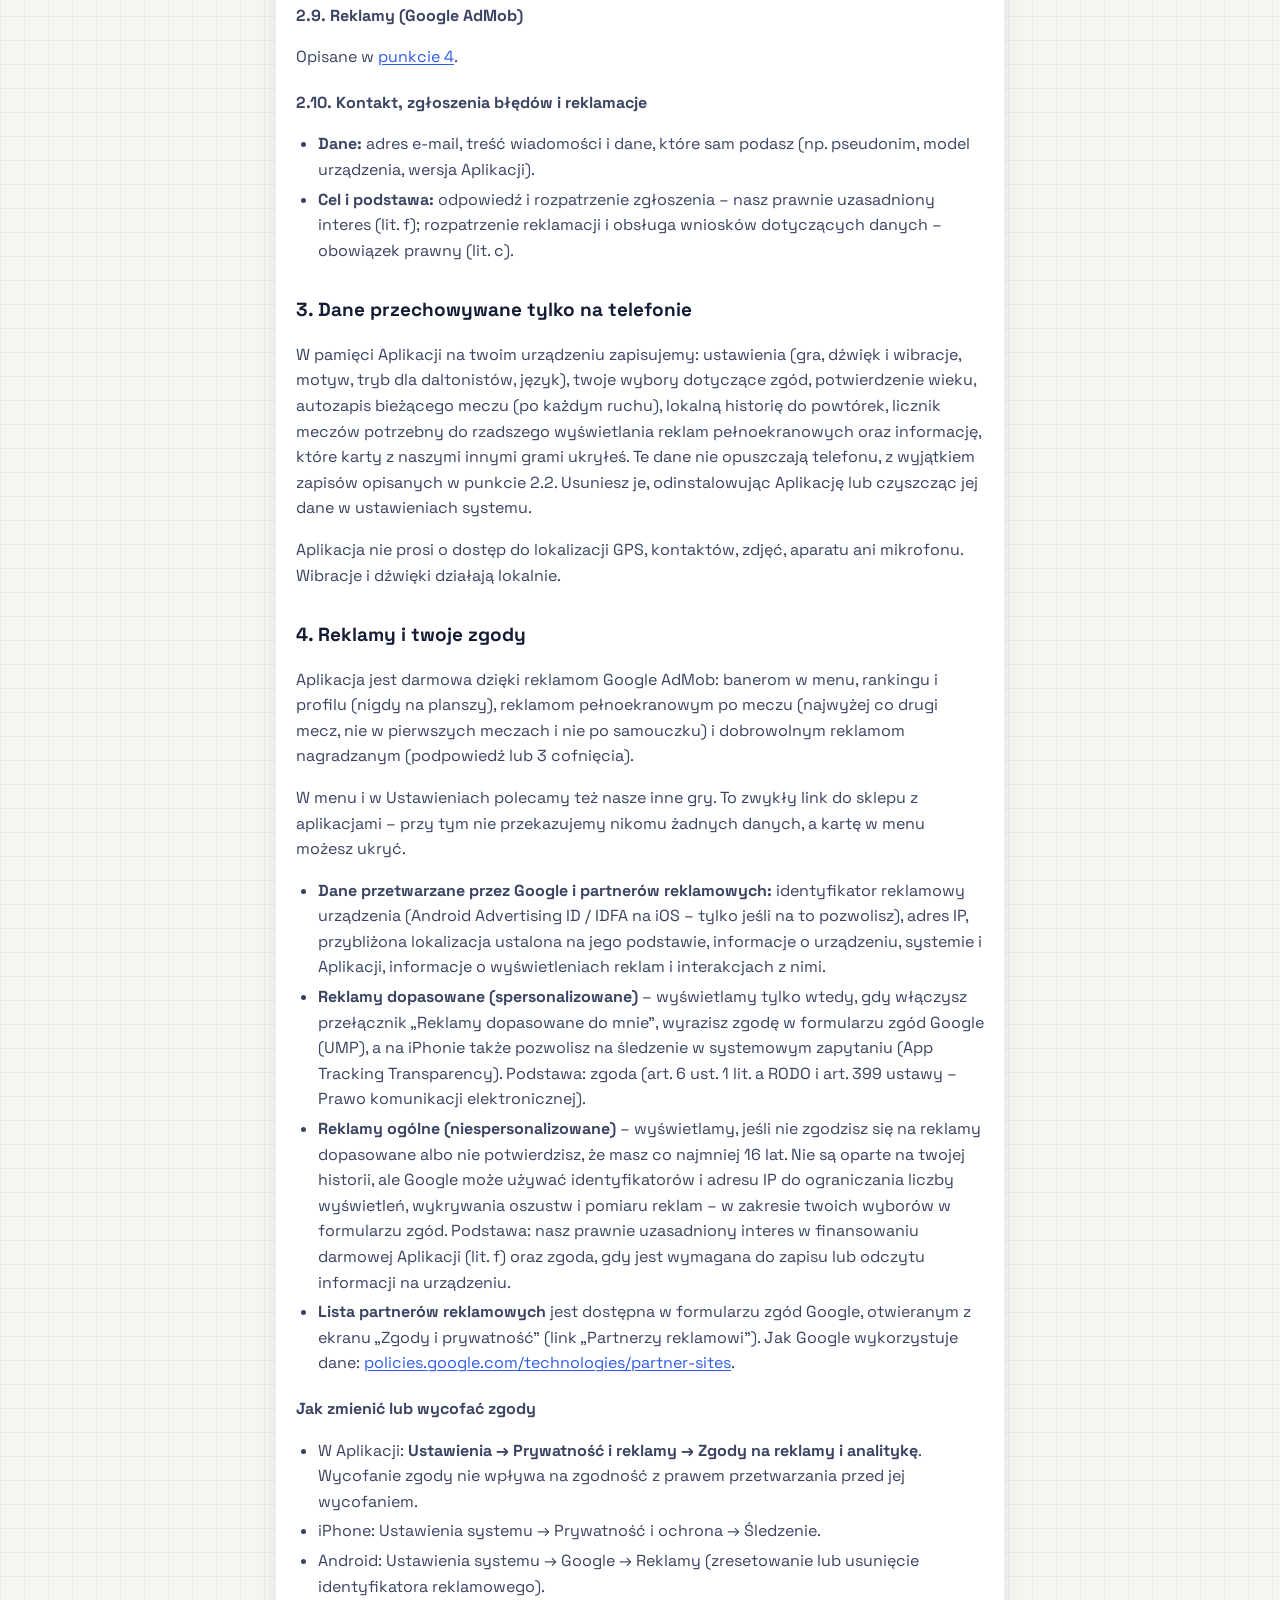
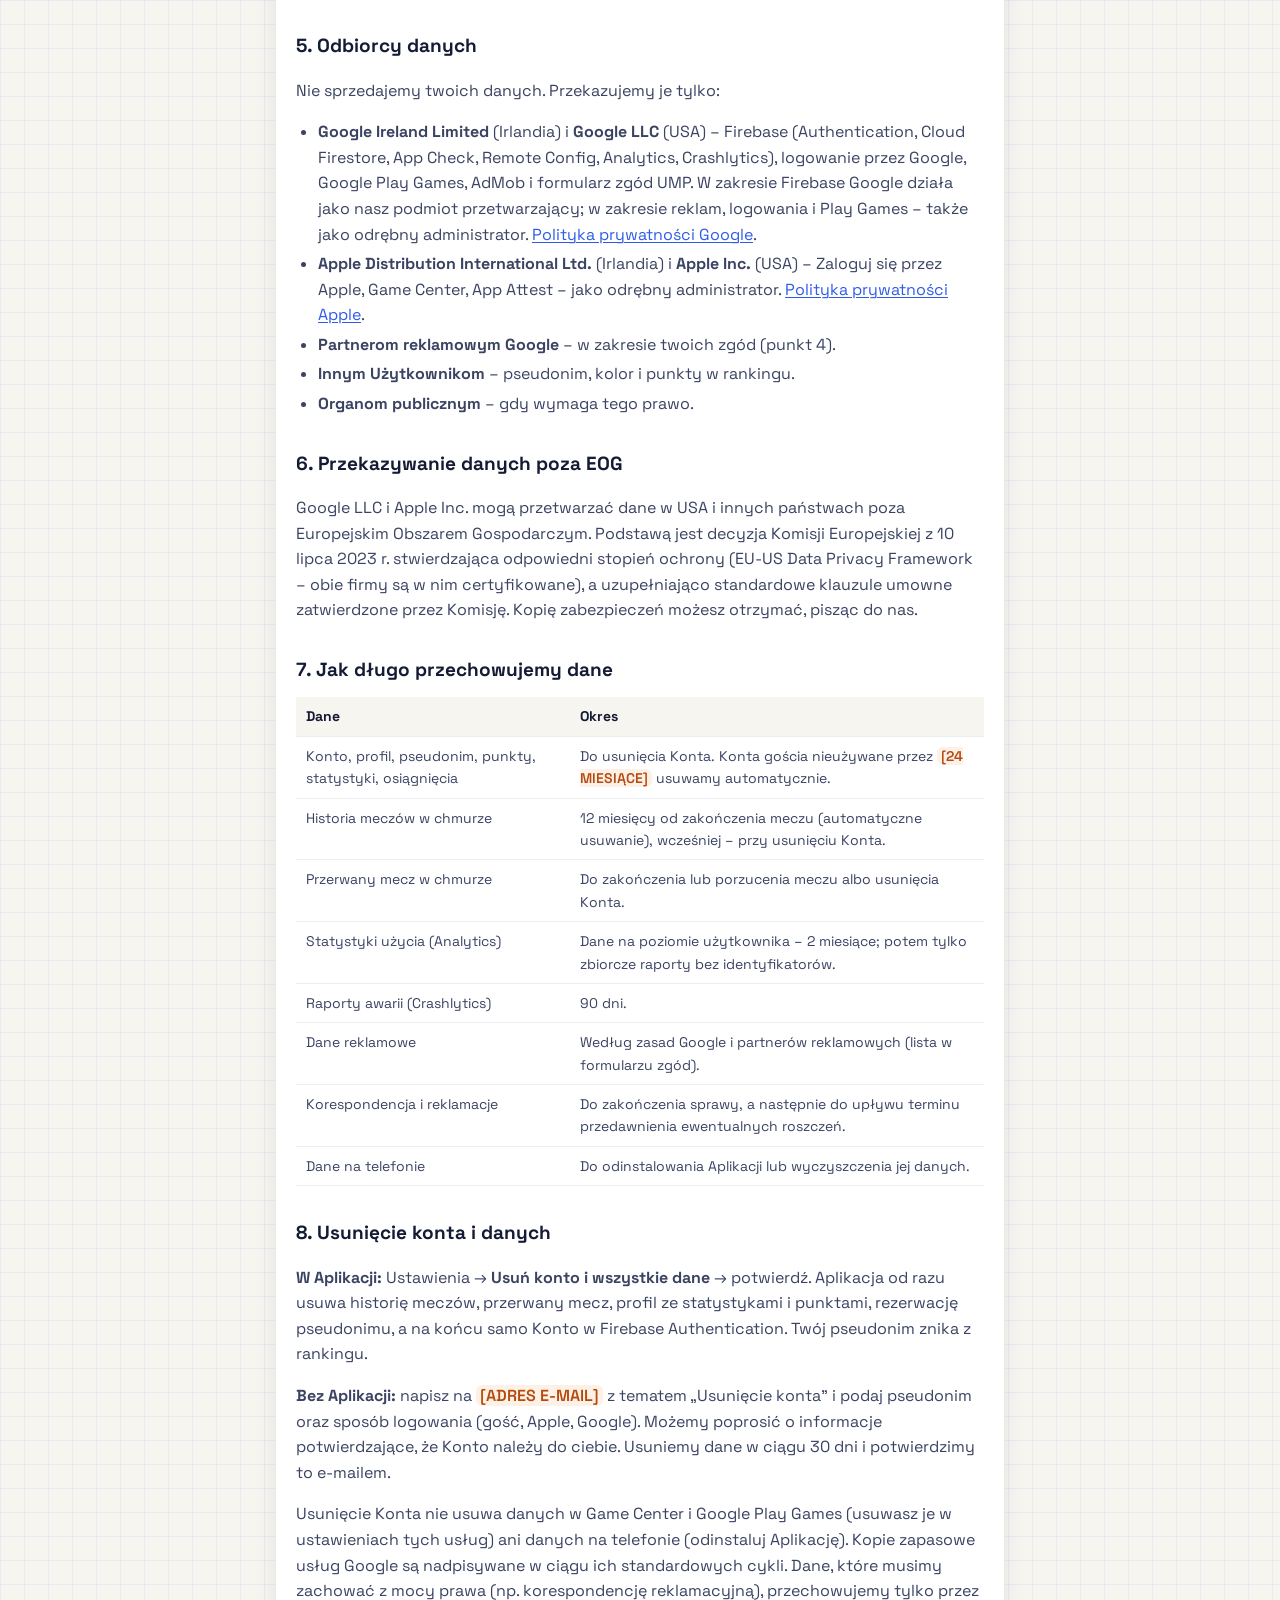
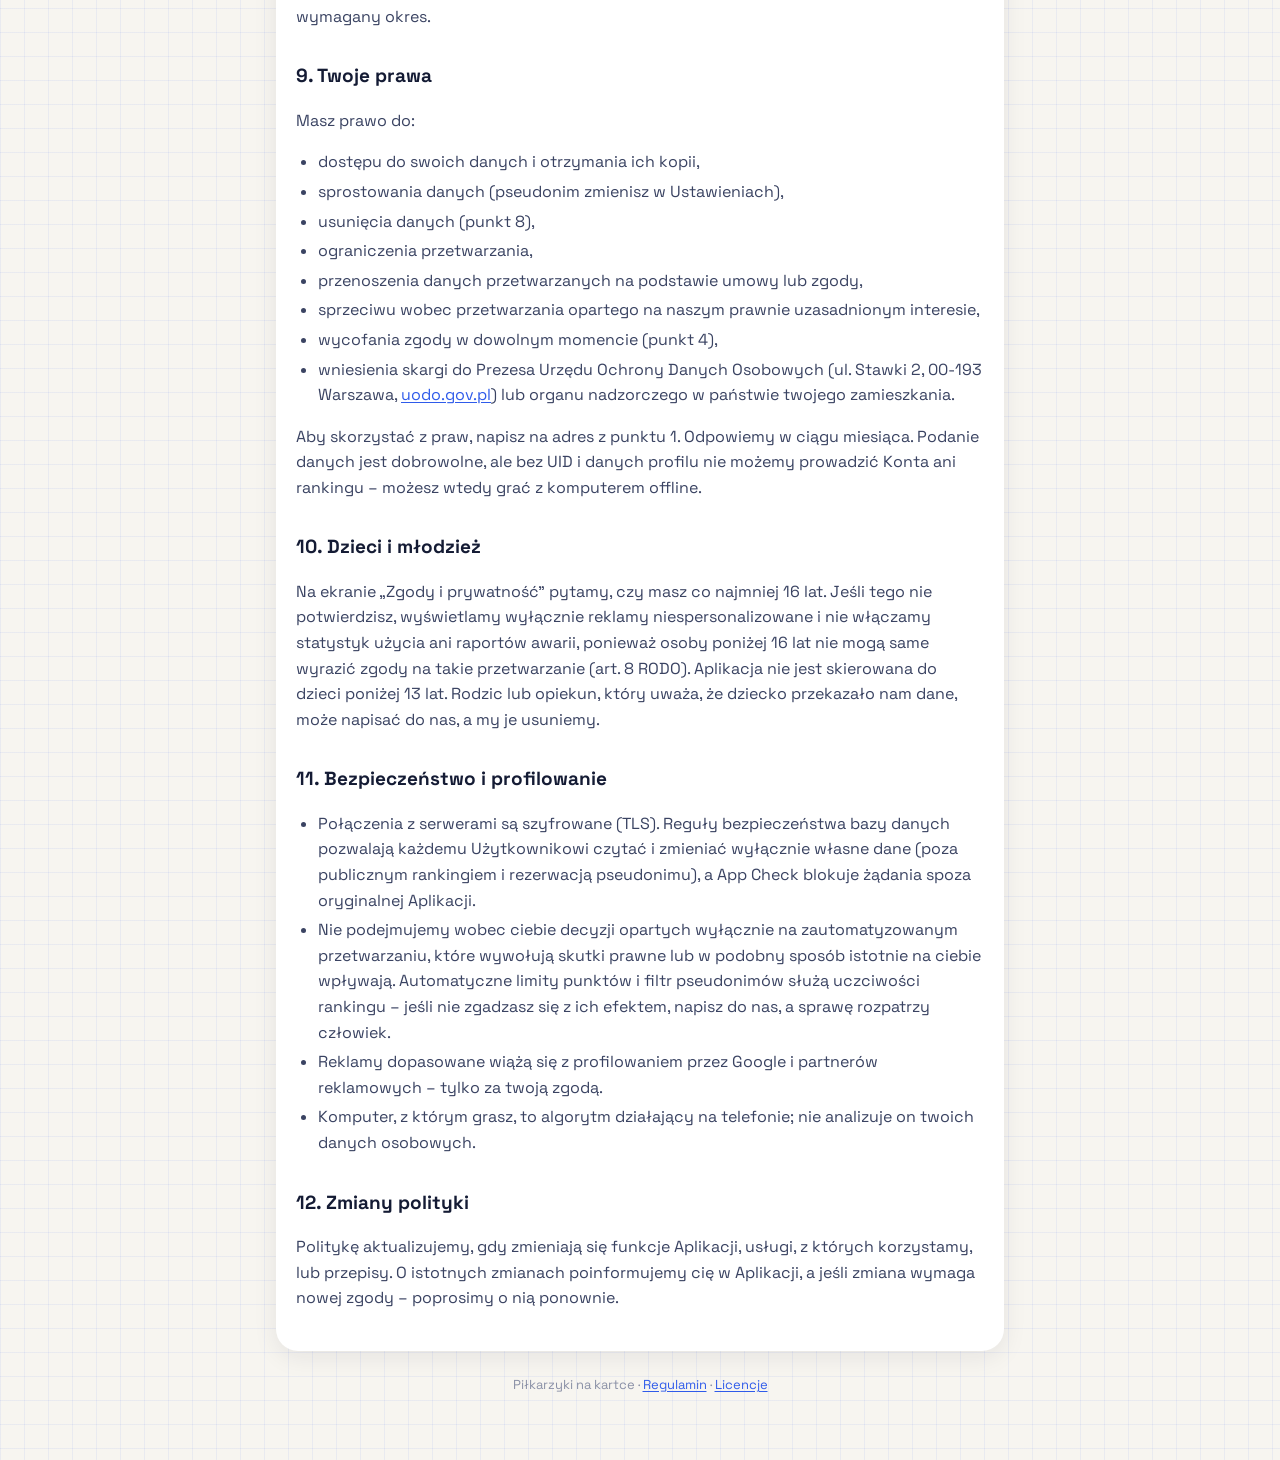
<file: legal/pl/privacy.html>
<!DOCTYPE html>
<html lang="pl">
<head>
  <meta charset="UTF-8">
  <meta name="viewport" content="width=device-width, initial-scale=1">
  <title>Polityka prywatności – Piłkarzyki na kartce</title>
  <link rel="stylesheet" href="../legal.css">
</head>
<body>
<main>
  <nav class="top"><a href="../index.html">‹ Dokumenty</a><a href="../en/privacy.html" lang="en">English</a></nav>
  <article class="card">
    <h1>Polityka prywatności</h1>
<p class="meta"><em>Aplikacja „Piłkarzyki na kartce” · wersja 1.0 · obowiązuje od <span class="todo">[DATA WEJŚCIA W ŻYCIE]</span></em></p>
<blockquote><p><strong>W skrócie.</strong> Gra z komputerem działa na twoim telefonie, także offline. Do chmury (Google Firebase) trafiają tylko: twój profil, pseudonim, punkty, statystyki, historia meczów i przerwany mecz – żeby działał ranking i synchronizacja. Pseudonim i punkty są publiczne w rankingu. Reklamy dopasowane do ciebie, statystyki użycia i raporty awarii włączamy tylko za twoją zgodą. Konto i wszystkie dane usuniesz jednym przyciskiem w Ustawieniach.</p>
</blockquote>
<nav class="toc note"><b>Spis treści</b><ul><li><a href="#1-administrator-i-kontakt">1. Administrator i kontakt</a></li><li><a href="#2-jakie-dane-przetwarzamy-w-jakim-celu-i-na-jakiej-podstawie">2. Jakie dane przetwarzamy, w jakim celu i na jakiej podstawie</a></li><li><a href="#3-dane-przechowywane-tylko-na-telefonie">3. Dane przechowywane tylko na telefonie</a></li><li><a href="#4-reklamy-i-twoje-zgody">4. Reklamy i twoje zgody</a></li><li><a href="#5-odbiorcy-danych">5. Odbiorcy danych</a></li><li><a href="#6-przekazywanie-danych-poza-eog">6. Przekazywanie danych poza EOG</a></li><li><a href="#7-jak-dlugo-przechowujemy-dane">7. Jak długo przechowujemy dane</a></li><li><a href="#usuniecie-konta">8. Usunięcie konta i danych</a></li><li><a href="#9-twoje-prawa">9. Twoje prawa</a></li><li><a href="#10-dzieci-i-mlodziez">10. Dzieci i młodzież</a></li><li><a href="#11-bezpieczenstwo-i-profilowanie">11. Bezpieczeństwo i profilowanie</a></li><li><a href="#12-zmiany-polityki">12. Zmiany polityki</a></li></ul></nav><h2 id="1-administrator-i-kontakt">1. Administrator i kontakt</h2>
<p>Administratorem twoich danych osobowych jest <span class="todo">[IMIĘ I NAZWISKO / NAZWA FIRMY]</span>, <span class="todo">[ADRES]</span> (dalej: „my”). W sprawach danych osobowych pisz na <span class="todo">[ADRES E-MAIL]</span>. Nie wyznaczyliśmy inspektora ochrony danych.</p>
<p>Polityka dotyczy aplikacji mobilnej „Piłkarzyki na kartce” na Android i iOS. Słowa pisane wielką literą mają znaczenie nadane w <a href="terms.html">Regulaminie</a>.</p>
<h2 id="2-jakie-dane-przetwarzamy-w-jakim-celu-i-na-jakiej-podstawie">2. Jakie dane przetwarzamy, w jakim celu i na jakiej podstawie</h2>
<p>Podstawy prawne to przepisy RODO: art. 6 ust. 1 lit. a (zgoda), lit. b (wykonanie umowy – Regulaminu), lit. c (obowiązek prawny) i lit. f (nasz prawnie uzasadniony interes).</p>
<h3 id="2-1-konto-i-logowanie-firebase-authentication">2.1. Konto i logowanie (Firebase Authentication)</h3>
<ul><li><strong>Dane:</strong> identyfikator Konta (UID); przy koncie gościa – nic więcej. Przy logowaniu przez Apple lub Google dodatkowo identyfikator konta w tej usłudze i adres e-mail przekazany przez Apple lub Google (Apple pozwala ukryć prawdziwy adres) – oraz informacja, którą metodą się logujesz. Nie pobieramy haseł.</li>
<li><strong>Cel:</strong> założenie i prowadzenie Konta, przypisanie do niego wyników, połączenie konta gościa z Apple lub Google, przywrócenie Konta na nowym urządzeniu.</li>
<li><strong>Podstawa:</strong> wykonanie umowy (lit. b).</li>
</ul>
<h3 id="2-2-profil-statystyki-historia-i-synchronizacja-cloud-firestore">2.2. Profil, statystyki, historia i synchronizacja (Cloud Firestore)</h3>
<ul><li><strong>Dane profilu:</strong> pseudonim, kolor długopisu, metody logowania, daty założenia i aktualizacji, punkty (łącznie i w bieżącym tygodniu), statystyki (rozegrane, wygrane, przegrane, sposób wygranej, samobóje, poddania, serie, liczba odcinków i odbić, łączny czas gry, wyniki na poszczególnych poziomach), osiągnięcia z datami ich zdobycia.</li>
<li><strong>Historia meczów:</strong> dla każdego meczu – daty i czas trwania, wersja Aplikacji i silnika, ustawienia (poziom, boisko, kto zaczyna, zegar, podgląd ruchów, cofanie), ziarno losowe komputera, zapis ruchów, wynik i jego powód, punkty, liczba podpowiedzi i cofnięć.</li>
<li><strong>Przerwany mecz:</strong> stan meczu w toku (ustawienia, ruchy, pozycja piłki, czas, pozostałe podpowiedzi i cofnięcia) – zapisywany przy pauzie, wyjściu z meczu lub przejściu Aplikacji w tło.</li>
<li><strong>Cel:</strong> profil, statystyki, osiągnięcia, powtórki meczów, wznowienie meczu i synchronizacja między urządzeniami.</li>
<li><strong>Podstawa:</strong> wykonanie umowy (lit. b).</li>
</ul>
<h3 id="2-3-pseudonim-i-publiczny-ranking">2.3. Pseudonim i publiczny ranking</h3>
<ul><li><strong>Dane:</strong> pseudonim, kolor długopisu, punkty i miejsce w rankingu światowym i tygodniowym. Te dane <strong>widzą inni Użytkownicy</strong>. Rezerwacja pseudonimu (pseudonim → UID) jest publiczna, aby nikt inny nie mógł użyć tego samego pseudonimu.</li>
<li><strong>Moderacja:</strong> pseudonimy sprawdza automatyczny filtr słów; w razie zgłoszenia możemy je też sprawdzić ręcznie.</li>
<li><strong>Cel i podstawa:</strong> prowadzenie rankingu – wykonanie umowy (lit. b); moderacja pseudonimów i ochrona innych Użytkowników – nasz prawnie uzasadniony interes (lit. f).</li>
</ul>
<h3 id="2-4-game-center-i-google-play-games">2.4. Game Center i Google Play Games</h3>
<ul><li><strong>Dane:</strong> wynik punktowy i zdobyte osiągnięcia przesyłane do Game Center (iOS) lub Google Play Games (Android), jeśli jesteś w nich zalogowany.</li>
<li><strong>Cel i podstawa:</strong> tablica znajomych i osiągnięcia na platformie – wykonanie umowy (lit. b).</li>
<li>Apple i Google przetwarzają te dane jako odrębni administratorzy, na zasadach własnych polityk prywatności. Widoczność twojego profilu dla znajomych ustawiasz w Game Center lub Play Games.</li>
</ul>
<h3 id="2-5-ochrona-przed-oszustwami-i-bezpieczenstwo-firebase-app-check-reguly-bezpieczenstwa">2.5. Ochrona przed oszustwami i bezpieczeństwo (Firebase App Check, reguły bezpieczeństwa)</h3>
<ul><li><strong>Dane:</strong> tokeny potwierdzające, że żądanie pochodzi z oryginalnej Aplikacji na prawdziwym urządzeniu (Google Play Integrity na Androidzie, App Attest / DeviceCheck na iOS), adres IP i podstawowe informacje techniczne o żądaniu.</li>
<li><strong>Cel:</strong> ochrona rankingu przed sfałszowanymi wynikami (m.in. limit przyrostu punktów), ochrona danych i infrastruktury przed nadużyciami.</li>
<li><strong>Podstawa:</strong> nasz prawnie uzasadniony interes (lit. f) – uczciwy ranking i bezpieczeństwo usługi.</li>
</ul>
<h3 id="2-6-zdalna-konfiguracja-firebase-remote-config">2.6. Zdalna konfiguracja (Firebase Remote Config)</h3>
<ul><li><strong>Dane:</strong> identyfikator instalacji Firebase, wersja Aplikacji i systemu, język i kraj urządzenia.</li>
<li><strong>Cel:</strong> dostarczanie ustawień bez aktualizacji Aplikacji, np. częstotliwości reklam pełnoekranowych i balansu poziomów komputera.</li>
<li><strong>Podstawa:</strong> wykonanie umowy (lit. b) i nasz prawnie uzasadniony interes (lit. f).</li>
</ul>
<h3 id="2-7-statystyki-uzycia-google-analytics-for-firebase-tylko-za-zgoda">2.7. Statystyki użycia (Google Analytics for Firebase) – tylko za zgodą</h3>
<ul><li><strong>Dane:</strong> identyfikator instancji Aplikacji, zdarzenia w Aplikacji (np. otwarte ekrany, rozpoczęcie i wynik meczu, poziom komputera, użycie podpowiedzi), model urządzenia, wersja systemu i Aplikacji, język, przybliżony kraj lub region ustalony na podstawie adresu IP. Nie łączymy tych danych z pseudonimem ani adresem e-mail.</li>
<li><strong>Cel:</strong> zrozumienie, jak gra jest używana, i dostrajanie poziomów komputera.</li>
<li><strong>Podstawa:</strong> zgoda (lit. a), wyrażona przełącznikiem „Statystyki użycia”.</li>
</ul>
<h3 id="2-8-raporty-awarii-firebase-crashlytics-tylko-za-zgoda">2.8. Raporty awarii (Firebase Crashlytics) – tylko za zgodą</h3>
<ul><li><strong>Dane:</strong> przebieg błędu (stack trace), czas awarii, model urządzenia, wersja systemu i Aplikacji, ilość wolnej pamięci, identyfikator instalacji Crashlytics.</li>
<li><strong>Cel:</strong> wykrywanie i naprawianie błędów.</li>
<li><strong>Podstawa:</strong> zgoda (lit. a), wyrażona przełącznikiem „Raporty awarii”.</li>
</ul>
<h3 id="2-9-reklamy-google-admob">2.9. Reklamy (Google AdMob)</h3>
<p>Opisane w <a href="#4-reklamy-i-twoje-zgody">punkcie 4</a>.</p>
<h3 id="2-10-kontakt-zgloszenia-bledow-i-reklamacje">2.10. Kontakt, zgłoszenia błędów i reklamacje</h3>
<ul><li><strong>Dane:</strong> adres e-mail, treść wiadomości i dane, które sam podasz (np. pseudonim, model urządzenia, wersja Aplikacji).</li>
<li><strong>Cel i podstawa:</strong> odpowiedź i rozpatrzenie zgłoszenia – nasz prawnie uzasadniony interes (lit. f); rozpatrzenie reklamacji i obsługa wniosków dotyczących danych – obowiązek prawny (lit. c).</li>
</ul>
<h2 id="3-dane-przechowywane-tylko-na-telefonie">3. Dane przechowywane tylko na telefonie</h2>
<p>W pamięci Aplikacji na twoim urządzeniu zapisujemy: ustawienia (gra, dźwięk i wibracje, motyw, tryb dla daltonistów, język), twoje wybory dotyczące zgód, potwierdzenie wieku, autozapis bieżącego meczu (po każdym ruchu), lokalną historię do powtórek, licznik meczów potrzebny do rzadszego wyświetlania reklam pełnoekranowych oraz informację, które karty z naszymi innymi grami ukryłeś. Te dane nie opuszczają telefonu, z wyjątkiem zapisów opisanych w punkcie 2.2. Usuniesz je, odinstalowując Aplikację lub czyszcząc jej dane w ustawieniach systemu.</p>
<p>Aplikacja nie prosi o dostęp do lokalizacji GPS, kontaktów, zdjęć, aparatu ani mikrofonu. Wibracje i dźwięki działają lokalnie.</p>
<h2 id="4-reklamy-i-twoje-zgody">4. Reklamy i twoje zgody</h2>
<p>Aplikacja jest darmowa dzięki reklamom Google AdMob: banerom w menu, rankingu i profilu (nigdy na planszy), reklamom pełnoekranowym po meczu (najwyżej co drugi mecz, nie w pierwszych meczach i nie po samouczku) i dobrowolnym reklamom nagradzanym (podpowiedź lub 3 cofnięcia).</p>
<p>W menu i w Ustawieniach polecamy też nasze inne gry. To zwykły link do sklepu z aplikacjami – przy tym nie przekazujemy nikomu żadnych danych, a kartę w menu możesz ukryć.</p>
<ul><li><strong>Dane przetwarzane przez Google i partnerów reklamowych:</strong> identyfikator reklamowy urządzenia (Android Advertising ID / IDFA na iOS – tylko jeśli na to pozwolisz), adres IP, przybliżona lokalizacja ustalona na jego podstawie, informacje o urządzeniu, systemie i Aplikacji, informacje o wyświetleniach reklam i interakcjach z nimi.</li>
<li><strong>Reklamy dopasowane (spersonalizowane)</strong> – wyświetlamy tylko wtedy, gdy włączysz przełącznik „Reklamy dopasowane do mnie”, wyrazisz zgodę w formularzu zgód Google (UMP), a na iPhonie także pozwolisz na śledzenie w systemowym zapytaniu (App Tracking Transparency). Podstawa: zgoda (art. 6 ust. 1 lit. a RODO i art. 399 ustawy – Prawo komunikacji elektronicznej).</li>
<li><strong>Reklamy ogólne (niespersonalizowane)</strong> – wyświetlamy, jeśli nie zgodzisz się na reklamy dopasowane albo nie potwierdzisz, że masz co najmniej 16 lat. Nie są oparte na twojej historii, ale Google może używać identyfikatorów i adresu IP do ograniczania liczby wyświetleń, wykrywania oszustw i pomiaru reklam – w zakresie twoich wyborów w formularzu zgód. Podstawa: nasz prawnie uzasadniony interes w finansowaniu darmowej Aplikacji (lit. f) oraz zgoda, gdy jest wymagana do zapisu lub odczytu informacji na urządzeniu.</li>
<li><strong>Lista partnerów reklamowych</strong> jest dostępna w formularzu zgód Google, otwieranym z ekranu „Zgody i prywatność” (link „Partnerzy reklamowi”). Jak Google wykorzystuje dane: <a href="https://policies.google.com/technologies/partner-sites?hl=pl" rel="noopener">policies.google.com/technologies/partner-sites</a>.</li>
</ul>
<h3 id="jak-zmienic-lub-wycofac-zgody">Jak zmienić lub wycofać zgody</h3>
<ul><li>W Aplikacji: <strong>Ustawienia → Prywatność i reklamy → Zgody na reklamy i analitykę</strong>. Wycofanie zgody nie wpływa na zgodność z prawem przetwarzania przed jej wycofaniem.</li>
<li>iPhone: Ustawienia systemu → Prywatność i ochrona → Śledzenie.</li>
<li>Android: Ustawienia systemu → Google → Reklamy (zresetowanie lub usunięcie identyfikatora reklamowego).</li>
</ul>
<h2 id="5-odbiorcy-danych">5. Odbiorcy danych</h2>
<p>Nie sprzedajemy twoich danych. Przekazujemy je tylko:</p>
<ul><li><strong>Google Ireland Limited</strong> (Irlandia) i <strong>Google LLC</strong> (USA) – Firebase (Authentication, Cloud Firestore, App Check, Remote Config, Analytics, Crashlytics), logowanie przez Google, Google Play Games, AdMob i formularz zgód UMP. W zakresie Firebase Google działa jako nasz podmiot przetwarzający; w zakresie reklam, logowania i Play Games – także jako odrębny administrator. <a href="https://policies.google.com/privacy?hl=pl" rel="noopener">Polityka prywatności Google</a>.</li>
<li><strong>Apple Distribution International Ltd.</strong> (Irlandia) i <strong>Apple Inc.</strong> (USA) – Zaloguj się przez Apple, Game Center, App Attest – jako odrębny administrator. <a href="https://www.apple.com/pl/legal/privacy/" rel="noopener">Polityka prywatności Apple</a>.</li>
<li><strong>Partnerom reklamowym Google</strong> – w zakresie twoich zgód (punkt 4).</li>
<li><strong>Innym Użytkownikom</strong> – pseudonim, kolor i punkty w rankingu.</li>
<li><strong>Organom publicznym</strong> – gdy wymaga tego prawo.</li>
</ul>
<h2 id="6-przekazywanie-danych-poza-eog">6. Przekazywanie danych poza EOG</h2>
<p>Google LLC i Apple Inc. mogą przetwarzać dane w USA i innych państwach poza Europejskim Obszarem Gospodarczym. Podstawą jest decyzja Komisji Europejskiej z 10 lipca 2023 r. stwierdzająca odpowiedni stopień ochrony (EU-US Data Privacy Framework – obie firmy są w nim certyfikowane), a uzupełniająco standardowe klauzule umowne zatwierdzone przez Komisję. Kopię zabezpieczeń możesz otrzymać, pisząc do nas.</p>
<h2 id="7-jak-dlugo-przechowujemy-dane">7. Jak długo przechowujemy dane</h2>
<div class="table-wrap"><table><thead><tr><th>Dane</th><th>Okres</th></tr>
</thead><tbody><tr><td>Konto, profil, pseudonim, punkty, statystyki, osiągnięcia</td><td>Do usunięcia Konta. Konta gościa nieużywane przez <span class="todo">[24 MIESIĄCE]</span> usuwamy automatycznie.</td></tr>
<tr><td>Historia meczów w chmurze</td><td>12 miesięcy od zakończenia meczu (automatyczne usuwanie), wcześniej – przy usunięciu Konta.</td></tr>
<tr><td>Przerwany mecz w chmurze</td><td>Do zakończenia lub porzucenia meczu albo usunięcia Konta.</td></tr>
<tr><td>Statystyki użycia (Analytics)</td><td>Dane na poziomie użytkownika – 2 miesiące; potem tylko zbiorcze raporty bez identyfikatorów.</td></tr>
<tr><td>Raporty awarii (Crashlytics)</td><td>90 dni.</td></tr>
<tr><td>Dane reklamowe</td><td>Według zasad Google i partnerów reklamowych (lista w formularzu zgód).</td></tr>
<tr><td>Korespondencja i reklamacje</td><td>Do zakończenia sprawy, a następnie do upływu terminu przedawnienia ewentualnych roszczeń.</td></tr>
<tr><td>Dane na telefonie</td><td>Do odinstalowania Aplikacji lub wyczyszczenia jej danych.</td></tr>
</tbody></table></div>
<h2 id="usuniecie-konta">8. Usunięcie konta i danych</h2>
<p><strong>W Aplikacji:</strong> Ustawienia → <strong>Usuń konto i wszystkie dane</strong> → potwierdź. Aplikacja od razu usuwa historię meczów, przerwany mecz, profil ze statystykami i punktami, rezerwację pseudonimu, a na końcu samo Konto w Firebase Authentication. Twój pseudonim znika z rankingu.</p>
<p><strong>Bez Aplikacji:</strong> napisz na <span class="todo">[ADRES E-MAIL]</span> z tematem „Usunięcie konta” i podaj pseudonim oraz sposób logowania (gość, Apple, Google). Możemy poprosić o informacje potwierdzające, że Konto należy do ciebie. Usuniemy dane w ciągu 30 dni i potwierdzimy to e-mailem.</p>
<p>Usunięcie Konta nie usuwa danych w Game Center i Google Play Games (usuwasz je w ustawieniach tych usług) ani danych na telefonie (odinstaluj Aplikację). Kopie zapasowe usług Google są nadpisywane w ciągu ich standardowych cykli. Dane, które musimy zachować z mocy prawa (np. korespondencję reklamacyjną), przechowujemy tylko przez wymagany okres.</p>
<h2 id="9-twoje-prawa">9. Twoje prawa</h2>
<p>Masz prawo do:</p>
<ul><li>dostępu do swoich danych i otrzymania ich kopii,</li>
<li>sprostowania danych (pseudonim zmienisz w Ustawieniach),</li>
<li>usunięcia danych (punkt 8),</li>
<li>ograniczenia przetwarzania,</li>
<li>przenoszenia danych przetwarzanych na podstawie umowy lub zgody,</li>
<li>sprzeciwu wobec przetwarzania opartego na naszym prawnie uzasadnionym interesie,</li>
<li>wycofania zgody w dowolnym momencie (punkt 4),</li>
<li>wniesienia skargi do Prezesa Urzędu Ochrony Danych Osobowych (ul. Stawki 2, 00-193 Warszawa, <a href="https://uodo.gov.pl" rel="noopener">uodo.gov.pl</a>) lub organu nadzorczego w państwie twojego zamieszkania.</li>
</ul>
<p>Aby skorzystać z praw, napisz na adres z punktu 1. Odpowiemy w ciągu miesiąca. Podanie danych jest dobrowolne, ale bez UID i danych profilu nie możemy prowadzić Konta ani rankingu – możesz wtedy grać z komputerem offline.</p>
<h2 id="10-dzieci-i-mlodziez">10. Dzieci i młodzież</h2>
<p>Na ekranie „Zgody i prywatność” pytamy, czy masz co najmniej 16 lat. Jeśli tego nie potwierdzisz, wyświetlamy wyłącznie reklamy niespersonalizowane i nie włączamy statystyk użycia ani raportów awarii, ponieważ osoby poniżej 16 lat nie mogą same wyrazić zgody na takie przetwarzanie (art. 8 RODO). Aplikacja nie jest skierowana do dzieci poniżej 13 lat. Rodzic lub opiekun, który uważa, że dziecko przekazało nam dane, może napisać do nas, a my je usuniemy.</p>
<h2 id="11-bezpieczenstwo-i-profilowanie">11. Bezpieczeństwo i profilowanie</h2>
<ul><li>Połączenia z serwerami są szyfrowane (TLS). Reguły bezpieczeństwa bazy danych pozwalają każdemu Użytkownikowi czytać i zmieniać wyłącznie własne dane (poza publicznym rankingiem i rezerwacją pseudonimu), a App Check blokuje żądania spoza oryginalnej Aplikacji.</li>
<li>Nie podejmujemy wobec ciebie decyzji opartych wyłącznie na zautomatyzowanym przetwarzaniu, które wywołują skutki prawne lub w podobny sposób istotnie na ciebie wpływają. Automatyczne limity punktów i filtr pseudonimów służą uczciwości rankingu – jeśli nie zgadzasz się z ich efektem, napisz do nas, a sprawę rozpatrzy człowiek.</li>
<li>Reklamy dopasowane wiążą się z profilowaniem przez Google i partnerów reklamowych – tylko za twoją zgodą.</li>
<li>Komputer, z którym grasz, to algorytm działający na telefonie; nie analizuje on twoich danych osobowych.</li>
</ul>
<h2 id="12-zmiany-polityki">12. Zmiany polityki</h2>
<p>Politykę aktualizujemy, gdy zmieniają się funkcje Aplikacji, usługi, z których korzystamy, lub przepisy. O istotnych zmianach poinformujemy cię w Aplikacji, a jeśli zmiana wymaga nowej zgody – poprosimy o nią ponownie.</p>

  </article>
  <footer>Piłkarzyki na kartce · <a href="terms.html">Regulamin</a> · <a href="licenses.html">Licencje</a></footer>
</main>
</body>
</html>
</file>
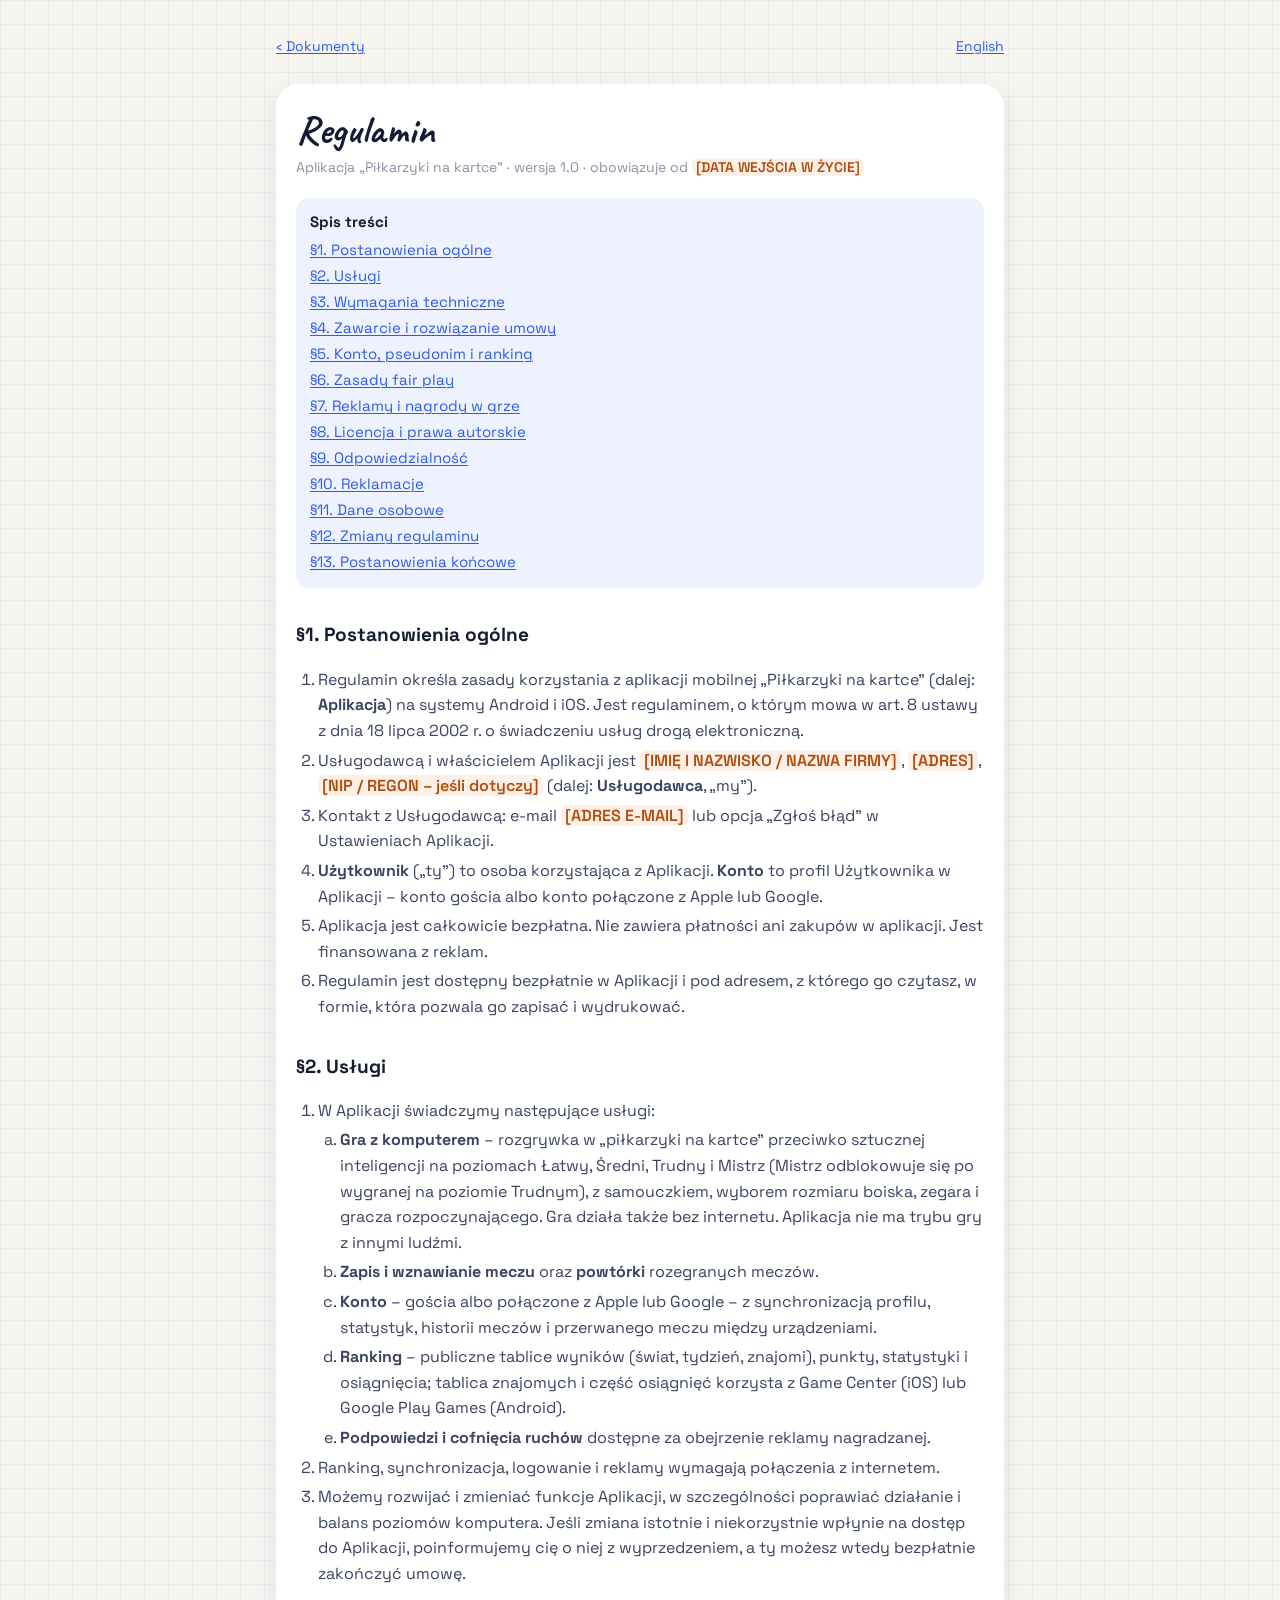
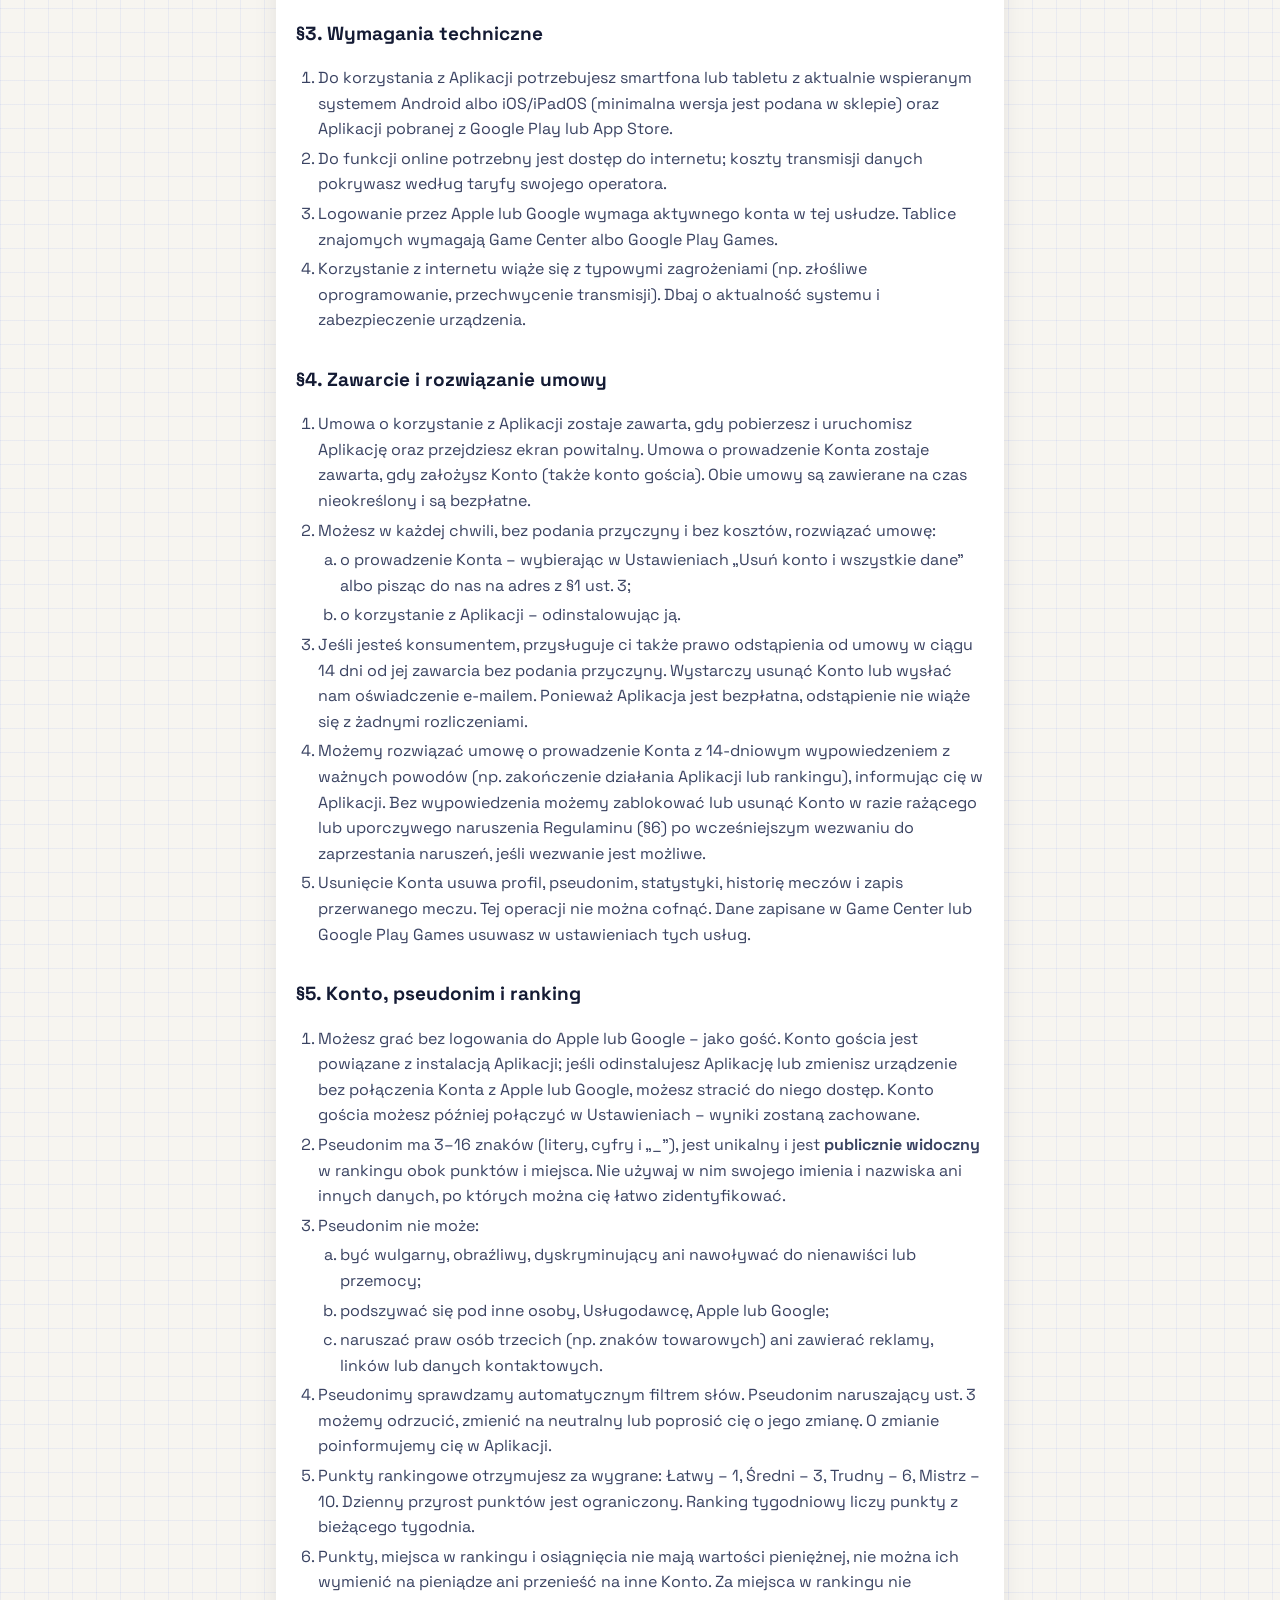
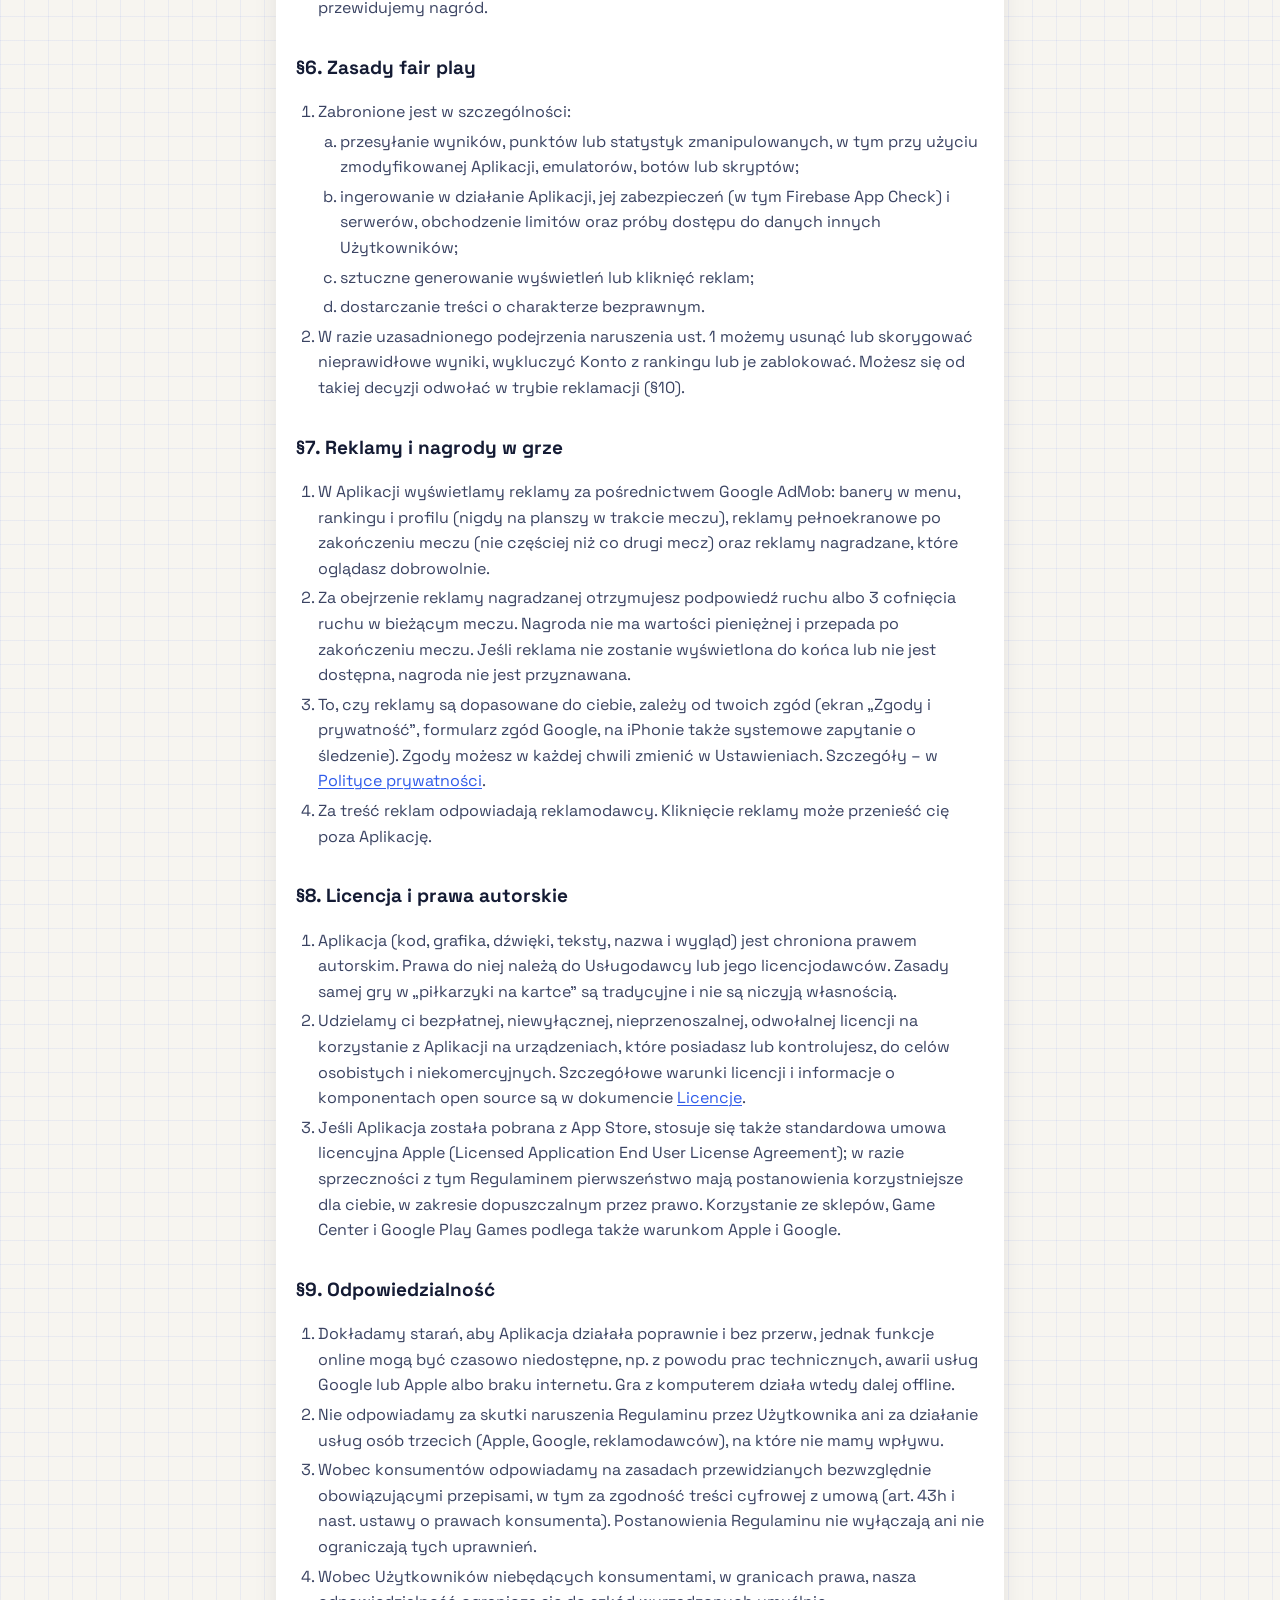
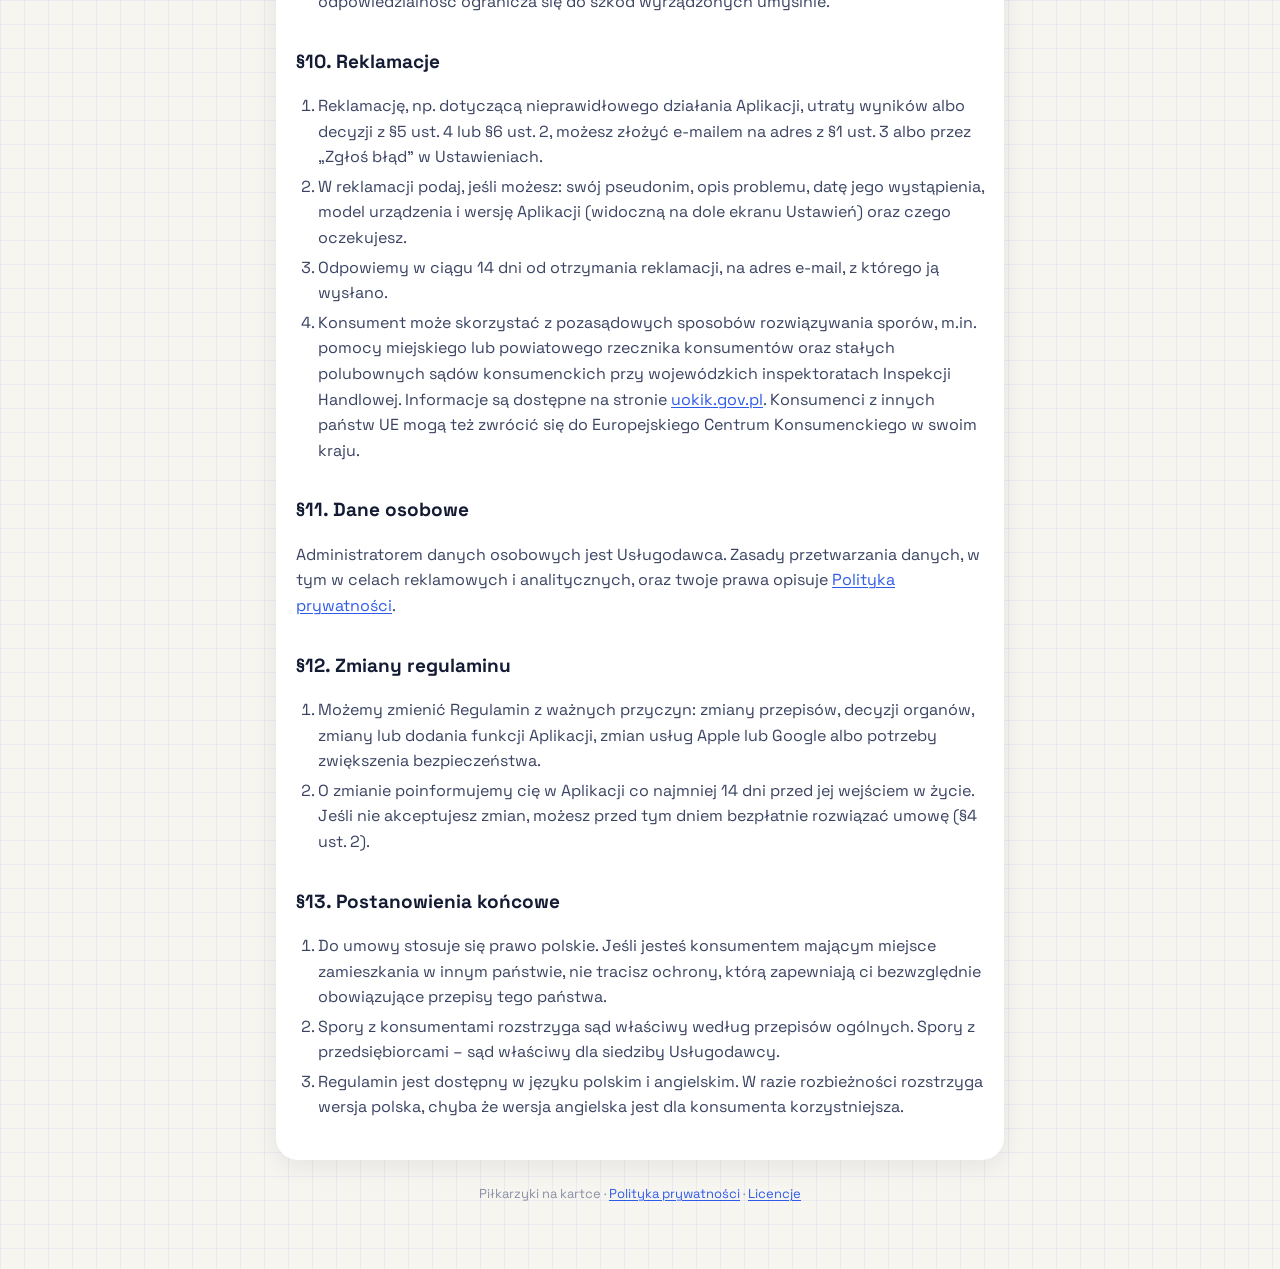
<file: legal/pl/terms.html>
<!DOCTYPE html>
<html lang="pl">
<head>
  <meta charset="UTF-8">
  <meta name="viewport" content="width=device-width, initial-scale=1">
  <title>Regulamin – Piłkarzyki na kartce</title>
  <link rel="stylesheet" href="../legal.css">
</head>
<body>
<main>
  <nav class="top"><a href="../index.html">‹ Dokumenty</a><a href="../en/terms.html" lang="en">English</a></nav>
  <article class="card">
    <h1>Regulamin</h1>
<p class="meta"><em>Aplikacja „Piłkarzyki na kartce” · wersja 1.0 · obowiązuje od <span class="todo">[DATA WEJŚCIA W ŻYCIE]</span></em></p>
<nav class="toc note"><b>Spis treści</b><ul><li><a href="#1-postanowienia-ogolne">§1. Postanowienia ogólne</a></li><li><a href="#2-uslugi">§2. Usługi</a></li><li><a href="#3-wymagania-techniczne">§3. Wymagania techniczne</a></li><li><a href="#4-zawarcie-i-rozwiazanie-umowy">§4. Zawarcie i rozwiązanie umowy</a></li><li><a href="#5-konto-pseudonim-i-ranking">§5. Konto, pseudonim i ranking</a></li><li><a href="#6-zasady-fair-play">§6. Zasady fair play</a></li><li><a href="#7-reklamy-i-nagrody-w-grze">§7. Reklamy i nagrody w grze</a></li><li><a href="#8-licencja-i-prawa-autorskie">§8. Licencja i prawa autorskie</a></li><li><a href="#9-odpowiedzialnosc">§9. Odpowiedzialność</a></li><li><a href="#10-reklamacje">§10. Reklamacje</a></li><li><a href="#11-dane-osobowe">§11. Dane osobowe</a></li><li><a href="#12-zmiany-regulaminu">§12. Zmiany regulaminu</a></li><li><a href="#13-postanowienia-koncowe">§13. Postanowienia końcowe</a></li></ul></nav><h2 id="1-postanowienia-ogolne">§1. Postanowienia ogólne</h2>
<ol><li>Regulamin określa zasady korzystania z aplikacji mobilnej „Piłkarzyki na kartce” (dalej: <strong>Aplikacja</strong>) na systemy Android i iOS. Jest regulaminem, o którym mowa w art. 8 ustawy z dnia 18 lipca 2002 r. o świadczeniu usług drogą elektroniczną.</li>
<li>Usługodawcą i właścicielem Aplikacji jest <span class="todo">[IMIĘ I NAZWISKO / NAZWA FIRMY]</span>, <span class="todo">[ADRES]</span>, <span class="todo">[NIP / REGON – jeśli dotyczy]</span> (dalej: <strong>Usługodawca</strong>, „my”).</li>
<li>Kontakt z Usługodawcą: e-mail <span class="todo">[ADRES E-MAIL]</span> lub opcja „Zgłoś błąd” w Ustawieniach Aplikacji.</li>
<li><strong>Użytkownik</strong> („ty”) to osoba korzystająca z Aplikacji. <strong>Konto</strong> to profil Użytkownika w Aplikacji – konto gościa albo konto połączone z Apple lub Google.</li>
<li>Aplikacja jest całkowicie bezpłatna. Nie zawiera płatności ani zakupów w aplikacji. Jest finansowana z reklam.</li>
<li>Regulamin jest dostępny bezpłatnie w Aplikacji i pod adresem, z którego go czytasz, w formie, która pozwala go zapisać i wydrukować.</li>
</ol>
<h2 id="2-uslugi">§2. Usługi</h2>
<ol><li>W Aplikacji świadczymy następujące usługi:<ol><li><strong>Gra z komputerem</strong> – rozgrywka w „piłkarzyki na kartce” przeciwko sztucznej inteligencji na poziomach Łatwy, Średni, Trudny i Mistrz (Mistrz odblokowuje się po wygranej na poziomie Trudnym), z samouczkiem, wyborem rozmiaru boiska, zegara i gracza rozpoczynającego. Gra działa także bez internetu. Aplikacja nie ma trybu gry z innymi ludźmi.</li>
<li><strong>Zapis i wznawianie meczu</strong> oraz <strong>powtórki</strong> rozegranych meczów.</li>
<li><strong>Konto</strong> – gościa albo połączone z Apple lub Google – z synchronizacją profilu, statystyk, historii meczów i przerwanego meczu między urządzeniami.</li>
<li><strong>Ranking</strong> – publiczne tablice wyników (świat, tydzień, znajomi), punkty, statystyki i osiągnięcia; tablica znajomych i część osiągnięć korzysta z Game Center (iOS) lub Google Play Games (Android).</li>
<li><strong>Podpowiedzi i cofnięcia ruchów</strong> dostępne za obejrzenie reklamy nagradzanej.</li>
</ol>
</li>
<li>Ranking, synchronizacja, logowanie i reklamy wymagają połączenia z internetem.</li>
<li>Możemy rozwijać i zmieniać funkcje Aplikacji, w szczególności poprawiać działanie i balans poziomów komputera. Jeśli zmiana istotnie i niekorzystnie wpłynie na dostęp do Aplikacji, poinformujemy cię o niej z wyprzedzeniem, a ty możesz wtedy bezpłatnie zakończyć umowę.</li>
</ol>
<h2 id="3-wymagania-techniczne">§3. Wymagania techniczne</h2>
<ol><li>Do korzystania z Aplikacji potrzebujesz smartfona lub tabletu z aktualnie wspieranym systemem Android albo iOS/iPadOS (minimalna wersja jest podana w sklepie) oraz Aplikacji pobranej z Google Play lub App Store.</li>
<li>Do funkcji online potrzebny jest dostęp do internetu; koszty transmisji danych pokrywasz według taryfy swojego operatora.</li>
<li>Logowanie przez Apple lub Google wymaga aktywnego konta w tej usłudze. Tablice znajomych wymagają Game Center albo Google Play Games.</li>
<li>Korzystanie z internetu wiąże się z typowymi zagrożeniami (np. złośliwe oprogramowanie, przechwycenie transmisji). Dbaj o aktualność systemu i zabezpieczenie urządzenia.</li>
</ol>
<h2 id="4-zawarcie-i-rozwiazanie-umowy">§4. Zawarcie i rozwiązanie umowy</h2>
<ol><li>Umowa o korzystanie z Aplikacji zostaje zawarta, gdy pobierzesz i uruchomisz Aplikację oraz przejdziesz ekran powitalny. Umowa o prowadzenie Konta zostaje zawarta, gdy założysz Konto (także konto gościa). Obie umowy są zawierane na czas nieokreślony i są bezpłatne.</li>
<li>Możesz w każdej chwili, bez podania przyczyny i bez kosztów, rozwiązać umowę:<ol><li>o prowadzenie Konta – wybierając w Ustawieniach „Usuń konto i wszystkie dane” albo pisząc do nas na adres z §1 ust. 3;</li>
<li>o korzystanie z Aplikacji – odinstalowując ją.</li>
</ol>
</li>
<li>Jeśli jesteś konsumentem, przysługuje ci także prawo odstąpienia od umowy w ciągu 14 dni od jej zawarcia bez podania przyczyny. Wystarczy usunąć Konto lub wysłać nam oświadczenie e-mailem. Ponieważ Aplikacja jest bezpłatna, odstąpienie nie wiąże się z żadnymi rozliczeniami.</li>
<li>Możemy rozwiązać umowę o prowadzenie Konta z 14-dniowym wypowiedzeniem z ważnych powodów (np. zakończenie działania Aplikacji lub rankingu), informując cię w Aplikacji. Bez wypowiedzenia możemy zablokować lub usunąć Konto w razie rażącego lub uporczywego naruszenia Regulaminu (§6) po wcześniejszym wezwaniu do zaprzestania naruszeń, jeśli wezwanie jest możliwe.</li>
<li>Usunięcie Konta usuwa profil, pseudonim, statystyki, historię meczów i zapis przerwanego meczu. Tej operacji nie można cofnąć. Dane zapisane w Game Center lub Google Play Games usuwasz w ustawieniach tych usług.</li>
</ol>
<h2 id="5-konto-pseudonim-i-ranking">§5. Konto, pseudonim i ranking</h2>
<ol><li>Możesz grać bez logowania do Apple lub Google – jako gość. Konto gościa jest powiązane z instalacją Aplikacji; jeśli odinstalujesz Aplikację lub zmienisz urządzenie bez połączenia Konta z Apple lub Google, możesz stracić do niego dostęp. Konto gościa możesz później połączyć w Ustawieniach – wyniki zostaną zachowane.</li>
<li>Pseudonim ma 3–16 znaków (litery, cyfry i „_”), jest unikalny i jest <strong>publicznie widoczny</strong> w rankingu obok punktów i miejsca. Nie używaj w nim swojego imienia i nazwiska ani innych danych, po których można cię łatwo zidentyfikować.</li>
<li>Pseudonim nie może:<ol><li>być wulgarny, obraźliwy, dyskryminujący ani nawoływać do nienawiści lub przemocy;</li>
<li>podszywać się pod inne osoby, Usługodawcę, Apple lub Google;</li>
<li>naruszać praw osób trzecich (np. znaków towarowych) ani zawierać reklamy, linków lub danych kontaktowych.</li>
</ol>
</li>
<li>Pseudonimy sprawdzamy automatycznym filtrem słów. Pseudonim naruszający ust. 3 możemy odrzucić, zmienić na neutralny lub poprosić cię o jego zmianę. O zmianie poinformujemy cię w Aplikacji.</li>
<li>Punkty rankingowe otrzymujesz za wygrane: Łatwy – 1, Średni – 3, Trudny – 6, Mistrz – 10. Dzienny przyrost punktów jest ograniczony. Ranking tygodniowy liczy punkty z bieżącego tygodnia.</li>
<li>Punkty, miejsca w rankingu i osiągnięcia nie mają wartości pieniężnej, nie można ich wymienić na pieniądze ani przenieść na inne Konto. Za miejsca w rankingu nie przewidujemy nagród.</li>
</ol>
<h2 id="6-zasady-fair-play">§6. Zasady fair play</h2>
<ol><li>Zabronione jest w szczególności:<ol><li>przesyłanie wyników, punktów lub statystyk zmanipulowanych, w tym przy użyciu zmodyfikowanej Aplikacji, emulatorów, botów lub skryptów;</li>
<li>ingerowanie w działanie Aplikacji, jej zabezpieczeń (w tym Firebase App Check) i serwerów, obchodzenie limitów oraz próby dostępu do danych innych Użytkowników;</li>
<li>sztuczne generowanie wyświetleń lub kliknięć reklam;</li>
<li>dostarczanie treści o charakterze bezprawnym.</li>
</ol>
</li>
<li>W razie uzasadnionego podejrzenia naruszenia ust. 1 możemy usunąć lub skorygować nieprawidłowe wyniki, wykluczyć Konto z rankingu lub je zablokować. Możesz się od takiej decyzji odwołać w trybie reklamacji (§10).</li>
</ol>
<h2 id="7-reklamy-i-nagrody-w-grze">§7. Reklamy i nagrody w grze</h2>
<ol><li>W Aplikacji wyświetlamy reklamy za pośrednictwem Google AdMob: banery w menu, rankingu i profilu (nigdy na planszy w trakcie meczu), reklamy pełnoekranowe po zakończeniu meczu (nie częściej niż co drugi mecz) oraz reklamy nagradzane, które oglądasz dobrowolnie.</li>
<li>Za obejrzenie reklamy nagradzanej otrzymujesz podpowiedź ruchu albo 3 cofnięcia ruchu w bieżącym meczu. Nagroda nie ma wartości pieniężnej i przepada po zakończeniu meczu. Jeśli reklama nie zostanie wyświetlona do końca lub nie jest dostępna, nagroda nie jest przyznawana.</li>
<li>To, czy reklamy są dopasowane do ciebie, zależy od twoich zgód (ekran „Zgody i prywatność”, formularz zgód Google, na iPhonie także systemowe zapytanie o śledzenie). Zgody możesz w każdej chwili zmienić w Ustawieniach. Szczegóły – w <a href="privacy.html">Polityce prywatności</a>.</li>
<li>Za treść reklam odpowiadają reklamodawcy. Kliknięcie reklamy może przenieść cię poza Aplikację.</li>
</ol>
<h2 id="8-licencja-i-prawa-autorskie">§8. Licencja i prawa autorskie</h2>
<ol><li>Aplikacja (kod, grafika, dźwięki, teksty, nazwa i wygląd) jest chroniona prawem autorskim. Prawa do niej należą do Usługodawcy lub jego licencjodawców. Zasady samej gry w „piłkarzyki na kartce” są tradycyjne i nie są niczyją własnością.</li>
<li>Udzielamy ci bezpłatnej, niewyłącznej, nieprzenoszalnej, odwołalnej licencji na korzystanie z Aplikacji na urządzeniach, które posiadasz lub kontrolujesz, do celów osobistych i niekomercyjnych. Szczegółowe warunki licencji i informacje o komponentach open source są w dokumencie <a href="licenses.html">Licencje</a>.</li>
<li>Jeśli Aplikacja została pobrana z App Store, stosuje się także standardowa umowa licencyjna Apple (Licensed Application End User License Agreement); w razie sprzeczności z tym Regulaminem pierwszeństwo mają postanowienia korzystniejsze dla ciebie, w zakresie dopuszczalnym przez prawo. Korzystanie ze sklepów, Game Center i Google Play Games podlega także warunkom Apple i Google.</li>
</ol>
<h2 id="9-odpowiedzialnosc">§9. Odpowiedzialność</h2>
<ol><li>Dokładamy starań, aby Aplikacja działała poprawnie i bez przerw, jednak funkcje online mogą być czasowo niedostępne, np. z powodu prac technicznych, awarii usług Google lub Apple albo braku internetu. Gra z komputerem działa wtedy dalej offline.</li>
<li>Nie odpowiadamy za skutki naruszenia Regulaminu przez Użytkownika ani za działanie usług osób trzecich (Apple, Google, reklamodawców), na które nie mamy wpływu.</li>
<li>Wobec konsumentów odpowiadamy na zasadach przewidzianych bezwzględnie obowiązującymi przepisami, w tym za zgodność treści cyfrowej z umową (art. 43h i nast. ustawy o prawach konsumenta). Postanowienia Regulaminu nie wyłączają ani nie ograniczają tych uprawnień.</li>
<li>Wobec Użytkowników niebędących konsumentami, w granicach prawa, nasza odpowiedzialność ogranicza się do szkód wyrządzonych umyślnie.</li>
</ol>
<h2 id="10-reklamacje">§10. Reklamacje</h2>
<ol><li>Reklamację, np. dotyczącą nieprawidłowego działania Aplikacji, utraty wyników albo decyzji z §5 ust. 4 lub §6 ust. 2, możesz złożyć e-mailem na adres z §1 ust. 3 albo przez „Zgłoś błąd” w Ustawieniach.</li>
<li>W reklamacji podaj, jeśli możesz: swój pseudonim, opis problemu, datę jego wystąpienia, model urządzenia i wersję Aplikacji (widoczną na dole ekranu Ustawień) oraz czego oczekujesz.</li>
<li>Odpowiemy w ciągu 14 dni od otrzymania reklamacji, na adres e-mail, z którego ją wysłano.</li>
<li>Konsument może skorzystać z pozasądowych sposobów rozwiązywania sporów, m.in. pomocy miejskiego lub powiatowego rzecznika konsumentów oraz stałych polubownych sądów konsumenckich przy wojewódzkich inspektoratach Inspekcji Handlowej. Informacje są dostępne na stronie <a href="https://uokik.gov.pl" rel="noopener">uokik.gov.pl</a>. Konsumenci z innych państw UE mogą też zwrócić się do Europejskiego Centrum Konsumenckiego w swoim kraju.</li>
</ol>
<h2 id="11-dane-osobowe">§11. Dane osobowe</h2>
<p>Administratorem danych osobowych jest Usługodawca. Zasady przetwarzania danych, w tym w celach reklamowych i analitycznych, oraz twoje prawa opisuje <a href="privacy.html">Polityka prywatności</a>.</p>
<h2 id="12-zmiany-regulaminu">§12. Zmiany regulaminu</h2>
<ol><li>Możemy zmienić Regulamin z ważnych przyczyn: zmiany przepisów, decyzji organów, zmiany lub dodania funkcji Aplikacji, zmian usług Apple lub Google albo potrzeby zwiększenia bezpieczeństwa.</li>
<li>O zmianie poinformujemy cię w Aplikacji co najmniej 14 dni przed jej wejściem w życie. Jeśli nie akceptujesz zmian, możesz przed tym dniem bezpłatnie rozwiązać umowę (§4 ust. 2).</li>
</ol>
<h2 id="13-postanowienia-koncowe">§13. Postanowienia końcowe</h2>
<ol><li>Do umowy stosuje się prawo polskie. Jeśli jesteś konsumentem mającym miejsce zamieszkania w innym państwie, nie tracisz ochrony, którą zapewniają ci bezwzględnie obowiązujące przepisy tego państwa.</li>
<li>Spory z konsumentami rozstrzyga sąd właściwy według przepisów ogólnych. Spory z przedsiębiorcami – sąd właściwy dla siedziby Usługodawcy.</li>
<li>Regulamin jest dostępny w języku polskim i angielskim. W razie rozbieżności rozstrzyga wersja polska, chyba że wersja angielska jest dla konsumenta korzystniejsza.</li>
</ol>

  </article>
  <footer>Piłkarzyki na kartce · <a href="privacy.html">Polityka prywatności</a> · <a href="licenses.html">Licencje</a></footer>
</main>
</body>
</html>
</file>
<file: legal/legal.css>
/* Styles for the legal pages generated by tool/build_legal.dart.
   Colors follow AppColors; fonts are the ones bundled with the Flutter app
   (this file is published as legal/legal.css next to the web build). */

@font-face {
  font-family: 'Caveat';
  src: url('../assets/assets/fonts/Caveat.ttf') format('truetype');
  font-display: swap;
}
@font-face {
  font-family: 'Space Grotesk';
  src: url('../assets/assets/fonts/SpaceGrotesk.ttf') format('truetype');
  font-display: swap;
}

:root {
  --paper: #F7F5F0;
  --grid: rgba(47, 91, 234, 0.07);
  --ink: #141B34;
  --ink-2: #3A4362;
  --ink-3: #5A6380;
  --muted: #8A90A6;
  --blue: #2F5BEA;
  --blue-dark: #2147C7;
  --blue-bg: #EEF2FE;
  --orange: #E86A1E;
  --orange-bg: #FDF0E7;
  --orange-text: #B44A0C;
  --card: #FFFFFF;
  --line: rgba(20, 27, 52, 0.08);
}

@media (prefers-color-scheme: dark) {
  :root {
    --paper: #12172A;
    --grid: rgba(120, 150, 255, 0.07);
    --ink: #EEF0F7;
    --ink-2: #C9CEDD;
    --ink-3: #A4ABC0;
    --muted: #7D849B;
    --blue: #7D9BFF;
    --blue-dark: #A3B8FF;
    --blue-bg: #1F2A4D;
    --orange-bg: #4A2A14;
    --orange-text: #FFB27A;
    --card: #1B2138;
    --line: rgba(238, 240, 247, 0.1);
  }
}

* { box-sizing: border-box; }

html { -webkit-text-size-adjust: 100%; }

body {
  margin: 0;
  color: var(--ink);
  background-color: var(--paper);
  background-image:
    linear-gradient(var(--grid) 1px, transparent 1px),
    linear-gradient(90deg, var(--grid) 1px, transparent 1px);
  background-size: 24px 24px;
  font-family: 'Space Grotesk', system-ui, -apple-system, 'Segoe UI', Roboto, sans-serif;
  font-size: 16px;
  line-height: 1.6;
}

main {
  max-width: 760px;
  margin: 0 auto;
  padding: 24px 16px 64px;
}

.card {
  background: var(--card);
  border-radius: 22px;
  box-shadow: 0 6px 24px rgba(20, 27, 52, 0.08);
  padding: 24px 20px;
}

.top {
  display: flex;
  justify-content: space-between;
  align-items: center;
  gap: 12px;
  margin-bottom: 16px;
  font-size: 14px;
}
.top a { min-height: 44px; display: inline-flex; align-items: center; }

h1 {
  font-family: 'Caveat', cursive;
  font-weight: 700;
  font-size: 40px;
  line-height: 1.1;
  margin: 0 0 4px;
}
h2 {
  font-size: 19px;
  margin: 32px 0 8px;
  color: var(--ink);
}
h3 {
  font-size: 16px;
  margin: 20px 0 6px;
  color: var(--ink-2);
}

p, li { color: var(--ink-2); }
.meta { color: var(--muted); font-size: 14px; margin: 0 0 20px; }

a { color: var(--blue); text-decoration-thickness: 1px; text-underline-offset: 2px; }
a:hover { color: var(--blue-dark); }

ol, ul { padding-left: 22px; }
ol ol { list-style-type: lower-alpha; }
li { margin: 4px 0; }

blockquote,
.note {
  background: var(--blue-bg);
  border-radius: 14px;
  padding: 12px 14px;
  margin: 16px 0;
}
blockquote p { margin: 0; }

/* Data the owner still has to fill in before the documents go live. */
.todo {
  background: var(--orange-bg);
  color: var(--orange-text);
  border-radius: 6px;
  padding: 0 4px;
  font-weight: 600;
}

.table-wrap { overflow-x: auto; margin: 12px 0; }
table { border-collapse: collapse; width: 100%; font-size: 14px; }
th, td {
  text-align: left;
  vertical-align: top;
  padding: 8px 10px;
  border-bottom: 1px solid var(--line);
  color: var(--ink-2);
}
th { color: var(--ink); background: var(--paper); }

.toc { font-size: 15px; }
.toc b { display: block; margin-bottom: 4px; color: var(--ink); }
.toc ul { list-style: none; margin: 0; padding: 0; }
.toc li { margin: 2px 0; }

.docs { list-style: none; padding: 0; margin: 0; }
.docs li { margin: 0; }
.docs a {
  display: flex;
  justify-content: space-between;
  align-items: center;
  min-height: 52px;
  padding: 8px 4px;
  border-bottom: 1px solid var(--line);
  text-decoration: none;
  color: var(--ink);
  font-weight: 500;
}
.docs a::after { content: '›'; color: var(--muted); font-size: 22px; }

footer { margin-top: 24px; text-align: center; color: var(--muted); font-size: 13px; }
.meta em { font-style: normal; }
</file>
